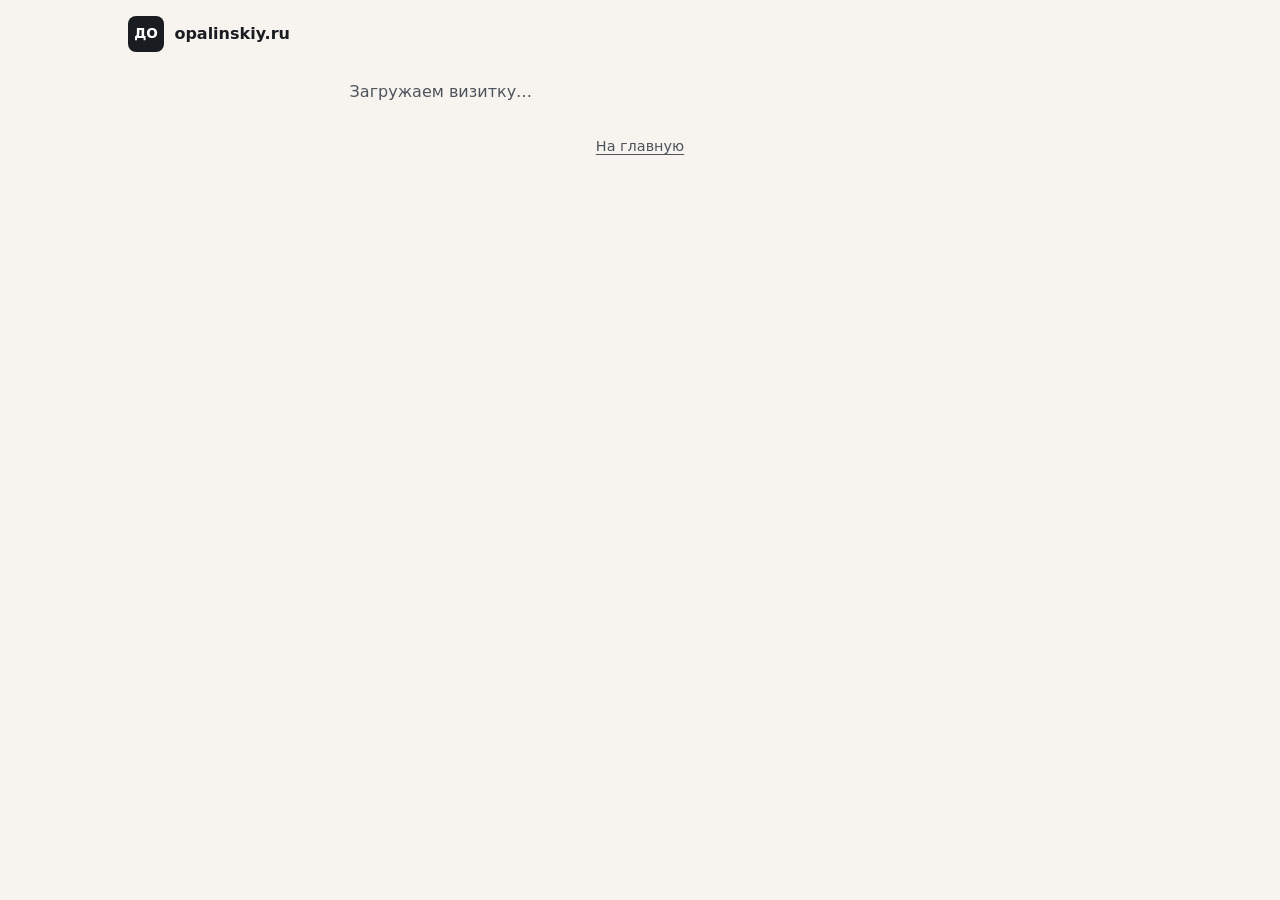
<file: card/index.html>
<!doctype html>
<html lang="ru">
<head>
  <meta charset="utf-8">
  <meta name="viewport" content="width=device-width, initial-scale=1">
  <meta name="description" content="Контакты Дениса Опалинского. Показываю, где у команды плывут сроки.">
  <meta name="theme-color" content="#f7f4f0">
  <meta property="og:title" content="Денис Опалинский — визитка">
  <meta property="og:description" content="Контакты, мессенджеры и сохранение в телефон.">
  <meta property="og:url" content="https://www.opalinskiy.ru/card/">
  <link rel="canonical" href="https://www.opalinskiy.ru/card/">
  <title>Денис Опалинский — визитка</title>
  <link rel="stylesheet" href="card.css?v=3">
  <script defer src="vendor/supabase.js"></script>
  <script type="module" src="public.js?v=3"></script>
</head>
<body>
  <header class="mast">
    <a class="brand" href="/"><span class="mark" aria-hidden="true">ДО</span> opalinskiy.ru</a>
    <button id="share-card" class="button outline" type="button" hidden><svg class="icon" viewBox="0 0 24 24" aria-hidden="true"><use href="icons.svg?v=3#share"></use></svg>Поделиться</button>
  </header>
  <main id="card" class="card-stack" aria-busy="true">
    <p id="card-status" class="notice" role="status">Загружаем визитку…</p>
  </main>
  <footer class="footer"><a href="/">На главную</a></footer>
  <noscript><p class="notice">Включите JavaScript, чтобы открыть визитку.</p></noscript>
  <dialog id="share-dialog" aria-labelledby="share-heading">
    <form method="dialog">
      <button class="close" aria-label="Закрыть"><svg class="icon" viewBox="0 0 24 24" aria-hidden="true"><use href="icons.svg?v=3#close"></use></svg></button>
    </form>
    <h2 id="share-heading">Поделиться визиткой</h2>
    <img class="qr" src="qr.png" alt="QR-код визитки Дениса Опалинского" width="320" height="320">
    <p class="share-url"><a id="share-url" href="https://www.opalinskiy.ru/card/">www.opalinskiy.ru/card/</a></p>
    <div class="actions">
      <button class="button primary" id="copy-link" type="button"><svg class="icon" viewBox="0 0 24 24" aria-hidden="true"><use href="icons.svg?v=3#copy"></use></svg>Скопировать ссылку</button>
      <button class="button outline" id="send-link" type="button" hidden><svg class="icon" viewBox="0 0 24 24" aria-hidden="true"><use href="icons.svg?v=3#send"></use></svg>Отправить</button>
      <a class="button outline" href="qr.png" download="denis-opalinskiy-qr.png"><svg class="icon" viewBox="0 0 24 24" aria-hidden="true"><use href="icons.svg?v=3#download"></use></svg>Скачать QR</a>
    </div>
    <p id="share-status" role="status" class="hint" hidden></p>
  </dialog>
</body>
</html>
</file>
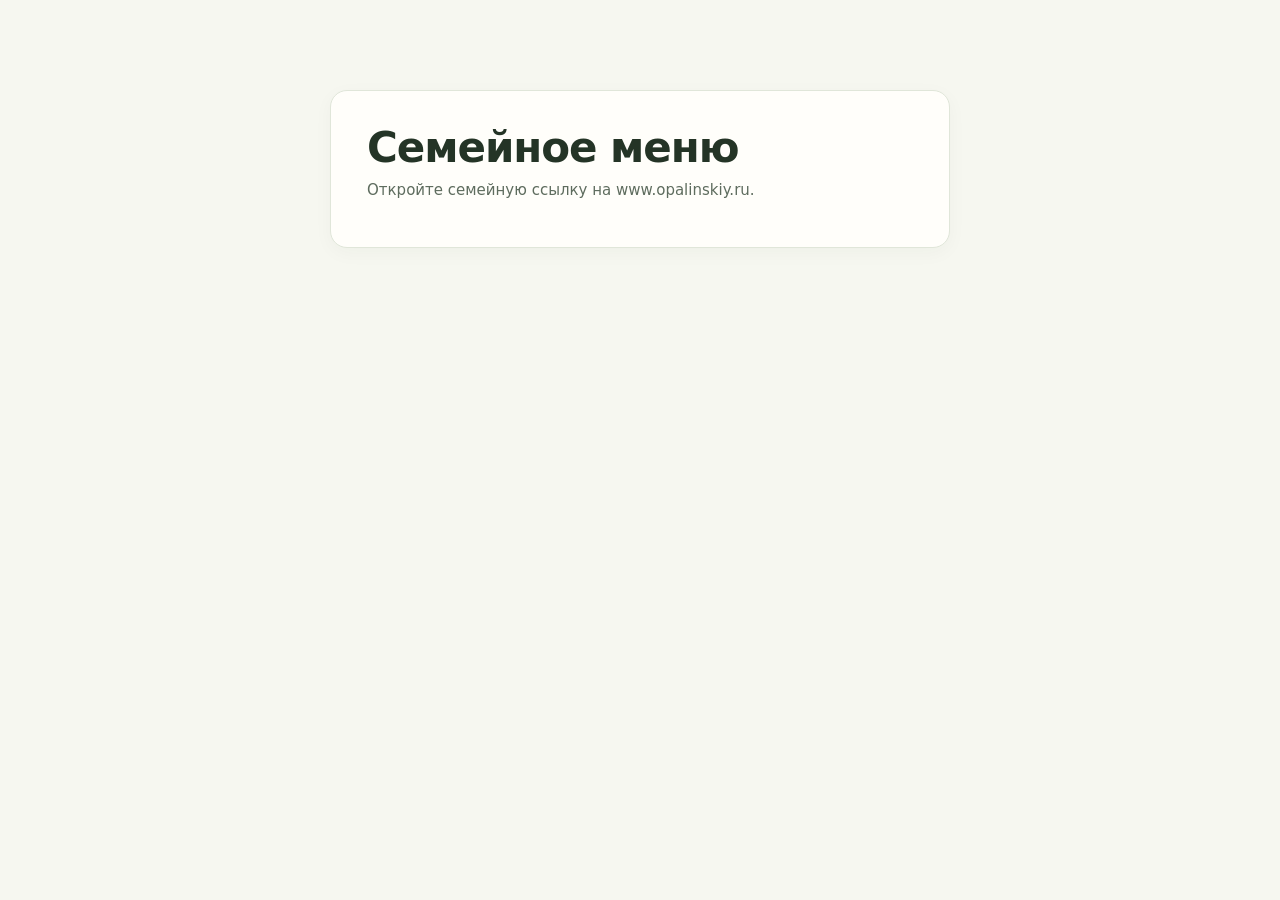
<file: menu/index.html>
<!doctype html>
<html lang="ru">
<head><meta charset="utf-8"><meta http-equiv="Content-Security-Policy" content="default-src 'none'; script-src 'sha256-zpOtF8qzaBbf+dAonBP8whtE9c0mdj3mCqY+EXH5JvA='; style-src 'unsafe-inline'; img-src https: data:; connect-src https://cuhplpukqhdfutcymtmv.supabase.co; base-uri 'none'; form-action 'none'"><meta name="viewport" content="width=device-width, initial-scale=1"><meta name="robots" content="noindex,nofollow"><meta name="referrer" content="no-referrer"><meta name="theme-color" content="#f6f7f0"><title>Семейное меню</title>
<style>
:root{color-scheme:light;--bg:#f6f7f0;--paper:#fffefa;--ink:#243426;--muted:#5e6c5e;--green:#305943;--deep:#20432f;--line:#e0e6d9;--pale:#edf3e8;--accent:#e1ebd9;--shadow:0 5px 19px #24342609;font-family:system-ui,sans-serif;background:var(--bg);color:var(--ink);font-size:15px}
*{box-sizing:border-box}body{margin:0}button,input,select,textarea{font:inherit}button,select{cursor:pointer}button:focus-visible,a:focus-visible,input:focus-visible,select:focus-visible,textarea:focus-visible{outline:3px solid #729d72;outline-offset:2px}a{color:var(--deep)}h1,h2,h3,p{margin:0}h1,h2,h3{letter-spacing:-.025em}h1{font-weight:800;font-size:clamp(2.3rem,5vw,4.25rem);line-height:1.01}h2{font-size:1.42rem}h3{font-size:1.08rem}svg{flex:none;vertical-align:middle}
.wrap{max-width:1216px;margin-inline:auto;padding-inline:32px}.top{background:#fffefa;border-bottom:1px solid var(--line);position:sticky;top:0;z-index:2}.top-inner{min-height:70px;display:flex;align-items:center;gap:22px;justify-content:space-between}.brand{display:flex;align-items:center;gap:10px;text-decoration:none;white-space:nowrap;font-weight:800;font-size:1.04rem}.mark{display:grid;place-items:center;width:34px;height:34px;border-radius:11px;background:var(--accent);color:var(--deep)}nav{display:flex;gap:7px}nav a{display:inline-flex;align-items:center;gap:7px;padding:9px 12px;color:var(--muted);border-radius:9px;text-decoration:none;font-weight:600;white-space:nowrap}nav a:hover,nav a[aria-current]{color:var(--deep);background:var(--pale)}nav svg,.profile svg{width:17px;height:17px}
.heading{padding:48px 0 28px;display:flex;align-items:end;justify-content:space-between;gap:20px}.heading p{margin-top:13px;max-width:640px;color:var(--muted);line-height:1.48;font-size:1.04rem}.btn{display:inline-flex;align-items:center;justify-content:center;gap:8px;text-decoration:none;border:1px solid transparent;border-radius:10px;min-height:41px;padding:7px 13px;color:var(--deep);background:none;font-weight:700;white-space:nowrap}.btn.primary{background:var(--green);color:#fff;padding-inline:16px;box-shadow:0 2px 5px #27452a25}.btn.primary:hover{background:var(--deep)}.btn.secondary,.btn.profile,.btn.icon{border-color:var(--line);background:var(--paper)}.btn.quiet:hover,.btn.secondary:hover,.btn.icon:hover,.btn.profile:hover{background:var(--pale)}.btn.icon{width:39px;padding:0}.panel{background:var(--paper);border:1px solid var(--line);border-radius:17px;box-shadow:var(--shadow)}
.toolbar{display:flex;align-items:center;justify-content:space-between;padding:10px 14px;gap:10px}.weeknav{display:flex;align-items:center;gap:11px}.weeknav strong{min-width:151px;text-align:center;font-size:1.04rem}.switch{display:inline-flex;gap:3px;background:var(--pale);padding:3px;border-radius:12px}.switch .btn{min-height:35px}.switch .active{background:var(--paper);box-shadow:0 2px 5px #24342611}.days{display:grid;grid-template-columns:repeat(7,minmax(0,1fr));gap:8px;margin:13px 0 25px}.days button{border:1px solid var(--line);background:#fbfcf7;min-height:58px;flex-direction:column;gap:2px;padding:5px}.days span{font-size:.76rem;text-transform:uppercase;letter-spacing:.04em;color:var(--muted)}.days b{font-size:1.13rem}.days button:hover{background:var(--pale)}.days button.chosen{background:var(--green);border-color:var(--green);color:white}.days button.chosen span{color:#e4eee5}
.planlayout{display:grid;grid-template-columns:minmax(0,1fr) minmax(260px,310px);gap:24px}.sectionhead{display:flex;align-items:center;justify-content:space-between;gap:8px;margin:0 0 13px}.sectionhead h2:first-letter{text-transform:uppercase}.sectionhead>span{color:var(--green);font-size:.79rem;background:var(--accent);border-radius:20px;padding:4px 10px}.mealgrid{display:grid;grid-template-columns:repeat(2,minmax(0,1fr));gap:14px}.weeklist .mealgrid{grid-template-columns:repeat(4,minmax(0,1fr))}.weeklist section+section{margin-top:25px}.meal{min-width:0;background:var(--paper);border:1px solid var(--line);border-radius:17px;overflow:hidden;box-shadow:var(--shadow)}.meal.selected{outline:3px solid #7a9c71;outline-offset:2px}.imagebox{position:relative;background:#e8ede1}.imagebutton{display:block;width:100%;background:none;padding:0;border:0;overflow:hidden}.imagebutton img,.recipehero img{display:block;width:100%;aspect-ratio:2.07;object-fit:cover;background:linear-gradient(125deg,#dce8d3,#f4f0e2);color:var(--deep);text-align:center}.mealbody{padding:14px 15px}.mealmeta,.mealactions{display:flex;align-items:center;justify-content:space-between;gap:8px}.mealmeta{font-size:.79rem;color:var(--muted)}.mealmeta svg{width:14px;height:14px;margin-right:4px}.mealtype{text-transform:uppercase;letter-spacing:.06em;font-weight:800;color:var(--green);font-size:.72rem}.dish{padding:0;margin:7px 0 4px;display:block;text-align:left;border:0;background:transparent;color:var(--ink);font-size:1.23rem;font-weight:800;line-height:1.16}.dish:hover{text-decoration:underline}.dishstats{font-size:.85rem;color:var(--muted)}.mealactions{border-top:1px solid #eef0e8;margin-top:12px;padding-top:5px}.mealactions .btn{padding:3px 7px;min-height:32px;font-size:.82rem}.mealactions svg{width:17px}.heart{position:absolute;right:9px;top:9px;border:0;width:35px;height:35px;min-height:35px;padding:0;background:#fffefaee;border-radius:50%;box-shadow:0 1px 5px #0003}.heart svg{width:18px;height:18px}.heart.on{color:#a74046}.heart.on svg{fill:#a74046}.empty{padding:16px;display:grid;align-content:center;min-height:165px;gap:8px}.empty p{color:var(--muted)}
.sides{display:grid;gap:14px;align-content:start;padding-top:38px}.macro,.sidebox,.pantry,.shop,.message{padding:17px}.sidehead{display:flex;align-items:center;gap:8px;justify-content:space-between;margin-bottom:13px}.sidehead select{width:auto;max-width:48%;padding:6px}.metricgrid{display:grid;grid-template-columns:1fr 1fr;gap:8px}.metric{padding:10px;background:var(--pale);border-radius:10px;display:grid;gap:5px}.metric>span,.metric>small{font-size:.78rem;color:var(--muted)}.metric b{font-size:1.17rem}.metric b small{font-size:.7em}.track{height:4px;border-radius:8px;background:#d7e2d1;overflow:hidden}.track span{display:block;height:100%;background:#6b9569}.muted{color:var(--muted);font-size:.9rem;line-height:1.45}.macro>p,.sidebox p{margin:11px 0 7px}.macro>.btn{padding-left:0;min-height:29px}.sidebox a{width:100%;margin-top:4px}
.filters,.pantry form{display:flex;gap:11px;flex-wrap:wrap;align-items:end;margin-bottom:16px}.filters{align-items:center;justify-content:space-between}.filters input{max-width:320px}.librarygrid,.shopgrid{display:grid;grid-template-columns:repeat(3,minmax(0,1fr));gap:15px}.in-stock{color:var(--green);font-size:.83rem;margin-top:7px}.gaphead{margin:26px 0 14px}.lineitems,.ingredients{padding:0;list-style:none;margin:10px 0}.lineitems li,.ingredients li,.shoprow{display:flex;align-items:center;gap:12px;border-top:1px solid var(--line);padding:8px 0}.lineitems strong,.ingredients li span,.shoprow span{flex:1}.pantry form label:first-child{flex:1;min-width:170px}.pantry form label:nth-child(2){max-width:140px}.shop h2{margin-bottom:8px}.shoprow input,.tick input{width:17px;height:17px;accent-color:var(--green);margin:0}.shoprow:has(input:checked) span{text-decoration:line-through;color:var(--muted)}.shoprow b{white-space:nowrap}.banner{background:#eaf1e5;border:1px solid #dce8d8;border-radius:10px;color:var(--deep);padding:10px 13px;margin:10px 0}.banner ul{margin:7px 0;padding-left:20px}
.footer{display:flex;justify-content:space-between;gap:12px;margin-top:37px;padding-top:17px;padding-bottom:26px;color:var(--muted);font-size:.82rem}.footer a{text-decoration:none}.footer svg{width:15px;height:15px}dialog{background:var(--paper);color:var(--ink);border:1px solid var(--line);border-radius:20px;padding:0;width:min(600px,calc(100% - 24px));max-height:90vh;box-shadow:0 20px 60px #1a292d38}dialog:has(.wide){width:min(755px,calc(100% - 24px))}dialog::backdrop{background:#14281db3}.modalbody{padding:24px;position:relative}.modalbody>.x{position:absolute;right:11px;top:11px;z-index:1}.modalbody h2{margin:0 40px 10px 0}.modalbody form{margin-top:12px;display:grid;gap:12px}label{display:grid;gap:5px;font-weight:600}label small{color:var(--muted);font-weight:400}input,select,textarea{width:100%;min-width:0;background:#fbfcf7;color:var(--ink);border:1px solid #d8e0d2;border-radius:8px;padding:9px}select[multiple]{padding:3px}select[multiple] option{padding:5px}fieldset{border:1px solid var(--line);border-radius:10px;min-width:0;margin:0;padding:9px}legend{padding-inline:4px;font-weight:700}.choices{display:flex;flex-wrap:wrap;gap:9px}.tick{display:flex;align-items:center;gap:7px;font-size:.88rem}.choices .tick{padding:5px;background:var(--pale);border-radius:6px}.formend{display:flex;justify-content:flex-end;gap:8px;flex-wrap:wrap;margin-top:7px}.profiles{display:grid;grid-template-columns:1fr 1fr;gap:8px}.profile-row,.profile-macros{display:grid;grid-template-columns:1fr 1fr;gap:7px;margin-top:7px}.profile-macros label,.profile-row label{font-size:.8rem}.upload{position:relative;cursor:pointer}.upload input{position:absolute;inset:0;opacity:0;padding:0;cursor:pointer}.recipehero{margin:-24px -24px 15px;background:var(--pale)}.recipehero img{aspect-ratio:3}.steps{display:grid;gap:7px;padding-left:23px}.credit{font-size:.77rem;color:var(--muted);margin:12px 0}.replacement{display:grid;gap:6px;margin:12px 0}.pick{border-color:var(--line);white-space:normal;justify-content:flex-start;text-align:left}.pick img{width:63px;height:42px;object-fit:cover;border-radius:5px}.pick span{display:grid;gap:3px}.pick small{font-weight:400;color:var(--muted)}
@media(max-width:850px){.wrap{padding-inline:20px}.top-inner{gap:10px}.planlayout{grid-template-columns:minmax(0,1fr) 255px;gap:12px}.weeklist .mealgrid{grid-template-columns:repeat(2,minmax(0,1fr))}.librarygrid,.shopgrid{grid-template-columns:repeat(2,minmax(0,1fr))}}
@media(max-width:660px){.top-inner{display:grid;grid-template-columns:1fr auto;min-height:0;padding-top:9px;padding-bottom:6px}.top nav{grid-row:2;grid-column:1/-1;justify-content:space-between;overflow:auto;gap:0}.top nav a{padding:7px;font-size:.78rem}.top nav svg{width:15px}.profile{min-height:33px}.wrap{padding-inline:13px}.heading{padding:27px 0 19px;align-items:start;flex-wrap:wrap;gap:10px}.heading p{margin-top:8px}.toolbar{padding:6px}.weeknav{gap:3px}.weeknav strong{min-width:0;font-size:.84rem}.toolbar .btn{font-size:.82rem;padding-inline:7px}.toolbar .btn.icon{width:29px}.days{gap:4px;margin:8px 0 16px}.days button{min-height:48px}.planlayout{display:block}.sides{padding-top:13px}.mealgrid,.weeklist .mealgrid,.librarygrid,.shopgrid{gap:8px}.mealbody{padding:9px}.dish{font-size:1.05rem}.imagebutton img{aspect-ratio:1.38}.mealmeta{font-size:.72rem}.mealtype{font-size:.64rem}.mealactions{margin-top:6px}.footer{flex-direction:column;margin-top:21px}.profiles{grid-template-columns:1fr}.modalbody{padding:17px}.recipehero{margin:-17px -17px 13px}}
@media(max-width:355px){.top nav a{gap:3px}.top nav svg{display:none}.toolbar{align-items:stretch;flex-direction:column}.weeknav{justify-content:space-between}.toolbar .switch{justify-content:center}}

.heading-actions,.toolbar-switches,.table-actions,.row-actions,.recipe-actions,.tip-actions,.survey-top{display:flex;align-items:center;gap:8px;flex-wrap:wrap}
.heading-actions{justify-content:flex-end}
.table-scroll{overflow:auto}
.data-table{border-collapse:collapse;width:100%;text-align:left}
.data-table th,.data-table td{padding:13px 12px;border-bottom:1px solid var(--line);vertical-align:top}
.data-table thead th{color:var(--deep);background:var(--pale);white-space:nowrap;font-size:.83rem}
.data-table tbody tr:last-child>*{border-bottom:0}
.data-table .table-dish{text-align:left;padding:0;border:0;background:transparent;color:var(--deep);font-weight:800;min-height:0;display:inline;white-space:normal;line-height:1.4}
.data-table .table-dish:hover{text-decoration:underline}
.data-table .cell-meta,.data-table .in-stock{display:block;margin-top:5px}
.cell-meta{color:var(--muted);font-size:.84rem}
.week-table{min-width:800px;table-layout:fixed}
.week-table th:first-child{width:100px}
.week-table td[draggable],.day-table td[draggable]{cursor:grab}
.data-table .selected{background:var(--accent)}
.recipe-table{min-width:770px}
.recipe-table td:nth-child(3),.recipe-table td:nth-child(4),.recipe-table td:nth-child(5){white-space:nowrap}
.table-actions{margin-top:7px}
.table-actions .btn,.recipe-actions .btn{min-height:31px;font-size:.78rem;padding:5px 8px}
.row-actions{flex-wrap:nowrap}
.row-actions .heart,.formend .heart{position:static;background:var(--pale);color:var(--green);width:34px;height:34px;min-height:34px;padding:6px;flex:none}
.row-actions .heart.on,.formend .heart.on{color:#a53c54}
.recipe-actions{margin-top:6px}
.row-actions .recipe-actions{margin-top:0;flex-wrap:nowrap}
.btn:disabled{opacity:.45;cursor:not-allowed}
.photo-wrap{display:block;position:relative;width:100%;height:100%;background:var(--pale)}
.photo-wrap img{display:block;width:100%;height:100%;object-fit:cover}
.photo-missing{display:none;position:absolute;inset:0;align-items:center;justify-content:center;padding:8px;color:var(--muted);text-align:center;font-size:.8rem}
.photo-wrap.missing img{visibility:hidden}
.photo-wrap.missing .photo-missing{display:flex}
.pick>.photo-wrap{flex:0 0 62px;width:62px;height:51px;border-radius:8px;overflow:hidden}
.daily-tip{margin-top:25px;padding:22px 24px;display:flex;align-items:center;justify-content:space-between;gap:18px;background:#eff4e9}
.daily-tip h2{margin:4px 0 7px}.daily-tip p,.tip-grid p{line-height:1.5}.tip-kicker{font-size:.82rem;color:var(--green);font-weight:800}
.tip-actions{flex-wrap:nowrap}.tip-actions a{white-space:nowrap}
.tip-grid{display:grid;gap:12px;grid-template-columns:repeat(2,minmax(0,1fr))}
.survey-top>*{flex:1;min-width:150px}
.survey-dishes{padding:10px;border:1px solid var(--line);border-radius:10px}
.survey-dishes summary{cursor:pointer;font-weight:750}
.survey-choices{max-height:180px;overflow:auto;display:grid;gap:5px;margin-top:9px}
.draft-switch{margin:10px 0;flex-wrap:wrap}
.draft-table{min-width:590px;font-size:.85rem}
.modalbody>.table-scroll{margin:10px 0}
@media(max-width:660px){.heading-actions{justify-content:flex-start}.daily-tip{align-items:flex-start;flex-direction:column;padding:17px}.tip-grid{grid-template-columns:1fr}.toolbar-switches{justify-content:flex-end}.top nav a{white-space:nowrap}}

 
.rating-form{margin-top:15px}
.rating-grid{display:grid;grid-template-columns:1fr 1.25fr;gap:7px 12px}
.rating-form fieldset>.btn{margin-top:10px}
.kids-groups{display:grid;grid-template-columns:repeat(auto-fit,minmax(min(245px,100%),1fr));gap:14px;margin-top:16px}
.kids-section h2{margin-bottom:9px}
.kids-section + .kids-section{margin-top:16px}
.kids-groups>.kids-section{margin-top:0}
.kids-list{list-style:none;margin:0;padding:0}
.kids-list li{padding:10px 0;overflow-wrap:anywhere}
.kids-list li+li{border-top:1px solid var(--line)}
.kids-list li p{margin:4px 0 0;line-height:1.45}
.kids-list .table-dish{white-space:normal;text-align:left}
.kids-list .kids-rating{font-size:.88rem}
.kids-ideas-title{margin-top:12px}
.kids-toolbar,.kids-row-heading{display:flex;align-items:baseline;justify-content:space-between;flex-wrap:wrap;gap:6px 14px}
.kids-toolbar{align-items:center}
.kids-edit-actions{flex-wrap:wrap}
.kids-edit-actions [data-act="kid-delete"]{color:#8d3748;margin-right:auto}
.shop-tg{margin:0 0 7px 25px;font-size:.78rem;color:var(--muted)}
.shop-item+.shop-item{border-top:1px solid var(--line)}
.shop-item .shoprow{border:0}
.scan-items{display:grid;gap:8px}
.scan-item{display:grid;grid-template-columns:auto 1fr minmax(80px,135px);gap:8px;align-items:end}
.scan-item>input{align-self:center;width:auto}
.access-screen{max-width:620px;margin:clamp(20px,8vw,90px) auto;padding:clamp(18px,5vw,36px)}
.access-screen h1{font-size:clamp(1.8rem,5vw,2.8rem)}
.access-screen p{margin:12px 0;color:var(--muted)}
.footer .btn{font-size:inherit;min-height:0;padding:0 6px}
.recipe-heading{display:flex;align-items:baseline;justify-content:space-between;flex-wrap:wrap;gap:8px 16px;margin:16px 0 8px}
.recipe-heading h2{margin:0}
.recipe-heading .btn{flex-shrink:0}
.recipe-heading .btn[aria-pressed="true"]{color:#a53c54}
.recipe-heading .btn[aria-pressed="true"] svg{fill:currentColor}
.history-section+.history-section{margin-top:24px}
.history-section .data-table{min-width:0}
.history-section .data-table td,.history-section .data-table th{overflow-wrap:anywhere}
.history-section .table-dish{white-space:normal;text-align:left}
.history-section .heart{position:static;display:inline-flex;color:var(--green);background:var(--pale);width:34px;height:34px;min-height:34px;padding:6px}
.history-section .heart.on{color:#a53c54}
.meal-no-photo{display:flex;justify-content:flex-end;padding:10px 12px 0}
.meal-no-photo .heart{position:static;display:inline-flex;color:var(--green);background:var(--pale);width:34px;height:34px;min-height:34px;padding:6px}
.meal-no-photo .heart.on{color:#a53c54}
.draft-ingredient{margin:10px 0;padding:12px}
.draft-ingredient .formend{margin:0}
.catalog-actions{display:flex;align-items:center;flex-wrap:wrap;gap:10px}
.draft-nutrition{display:grid;grid-template-columns:repeat(4,minmax(0,1fr));gap:8px}
@media(max-width:550px){.draft-nutrition{grid-template-columns:repeat(2,minmax(0,1fr))}}
@media(max-width:550px){.rating-grid{grid-template-columns:1fr}.rating-grid label:nth-child(even){margin-bottom:5px}}
</style></head>
<body><div id="app"></div><dialog id="dialog" aria-label="Настройки и рецепты"></dialog><noscript>Включите JavaScript, чтобы пользоваться семейным меню.</noscript>
<script>


const photos = {"oats":{"src":"https://www.sanday.nl/cdn/shop/articles/bosbessenhavermout-met-gevriesdroogde-blauwebessen-topping.png?v=1770394179&width=1100","source":"https://www.sanday.nl/blogs/recepten/bosbessen-havermout-pap","note":""},"omelet":{"src":"https://images.silpo.ua/products/853x853/webp/2b60e501-2640-4da5-a44d-35649f610a61.jpg","source":"https://silpo.ua/recipes/omlet-z-pecherycyamy-tomatamy-ta-zelennyu","note":""},"toast":{"src":"https://upload.wikimedia.org/wikipedia/commons/4/4e/Fresh_Avocado_Toast_with_Egg.jpg","source":"https://commons.wikimedia.org/wiki/File:Fresh_Avocado_Toast_with_Egg.jpg","note":"Фото Asramsey, CC BY-SA 4.0."},"curd":{"src":"https://snapcalorie-webflow-website.s3.us-east-2.amazonaws.com/media/recipe_pics_v2/medium/cottage_cheese_with_banana_and_blueberries.jpg","source":"https://www.snapcalorie.com/recipes/cottage_cheese_with_banana_and_blueberries.html","note":""},"yogurt":{"src":"https://snapcalorie-webflow-website.s3.us-east-2.amazonaws.com/media/food_pics_v2/medium/yogurt_with_blueberries_and_bananas.jpg","source":"https://www.snapcalorie.com/nutrition/yogurt_with_blueberries_and_bananas_nutrition.html","note":""},"fritters":{"src":"https://cdn-m.sport24.ru/m/a3d3/ea8a/a688/4412/b88e/42d0/777c/7036/1200_10000_max.webp","source":"https://sport24.ru/lifestyle/article-gotovlyu-kabachkovyye-oladi-tolko-po-etomu-retseptu-s-udovolstviyem-yedyat-i-te-kto-ne-lyubit-kabachki","note":""},"balls":{"src":"https://static.1000.menu/img/content-v2/3d/66/19930/tefteli-iz-govyajego-farsha_1695525676_26_max.jpg","source":"https://1000.menu/cooking/19930-teftelki-govyaji-v-souse","note":""},"turkey":{"src":"https://cooking.fathom.care/images/recipes/turkey-meatballs-rice%40large.webp","source":"https://cooking.fathom.care/recipes/turkey-meatballs-rice","note":""},"cod":{"src":"https://cdn.food.ru/unsigned/fit/640/480/ce/0/czM6Ly9tZWRpYS9waWN0dXJlcy8yMDI1MDkxNi8zUURXOFEuanBlZw.jpg","source":"https://food.ru/recipes/261966-zapechennaja-treska-s-brokkoli-i-bebi-kartofelem","note":""},"lentils":{"src":"https://lafoy.ru/photo_l/foto-3577-9.jpg","source":"https://lafoy.ru/chechevichnyy-sup-pyure-recepty-3577","note":""},"soup":{"src":"https://obedspb78.ru/photos/2.jpeg","source":"https://obedspb78.ru/","note":""},"rice":{"src":"https://www.novinite.bg/storage/articles/main/202604/49JX3FM4dXvxlbqWKO101gisi2z1syK3Dx3Ehv5w.webp","source":"https://www.novinite.bg/articles/282700/Kakvo-da-sgotvya-za-obyad-Pileshko-s-oriz-i-zelenchuci-na-tigan","note":""},"boats":{"src":"https://lafoy.ru/photo_l/foto-4263-1.jpg","source":"https://lafoy.ru/farshirovannye-kabachki-recepty-4263","note":"На фото фаршированные кабачки. Гречка подаётся отдельно."},"paprika":{"src":"https://igatas.com.au/volumes/images/recipes/_1200x800_crop_center-center_70_none/73438/Tomato-and-Olive-Roasted-chicken_Overhead_Tray.jpg","source":"https://igatas.com.au/recipes/one-tray-tomato-lemon-baked-chicken","note":"На фото курица с томатами и лимоном. Гречка подаётся отдельно."},"shakshuka":{"src":"https://thespiceclub.nl/cdn/shop/articles/The_Spice_Club_Recept_70_114472ff-bc1e-46f7-9484-16a9c55094fb.png?v=1778192087","source":"https://thespiceclub.nl/en/blogs/recepten-makkelijk-gezond/witte-bonen-shakshuka","note":""},"lavash-omelet":{"src":"https://images.news.ru/2025/07/03/rriOGbWn8oL5vACTSlujLcnAR5LHDxJsAMcIaN32_1200.png","source":"https://news.ru/society/prostoj-lavash-prevrashaetsya-v-bombeznyj-zavtrak-eta-nachinka-tvorit-chudesa","note":""},"millet":{"src":"https://ferma-m2.ru/images/shop/recipe_image/crop_shutterstock_203049889.jpg","source":"https://www.m2-shop.ru/recipes/pshennayakashastukvoy","note":"На фото каша. Яйца подаются отдельно."},"syrniki":{"src":"https://molbuk.ua/uploads/posts/2020-10/1602413409_1594757386-9161.jpg","source":"https://molbuk.ua/news/209929-nizhno-povitryani-syrnyky-yak-prygotuvaty-smakolyk-u-dukhovci.html","note":""},"avocado-egg":{"src":"https://upload.wikimedia.org/wikipedia/commons/4/4e/Fresh_Avocado_Toast_with_Egg.jpg","source":"https://commons.wikimedia.org/wiki/File:Fresh_Avocado_Toast_with_Egg.jpg","note":"На фото тост с авокадо и яйцом. Апельсин подаётся отдельно. Фото Asramsey, CC BY-SA 4.0."},"buck-egg":{"src":"https://images.silpo.ua/products/853x853/webp/495cbde4-3f10-49c1-a4da-9890ec7b1c96.jpg","source":"https://silpo.ua/recipes/grechka-z-grybamy","note":""},"overnight":{"src":"https://vkusnoff.com/img/recepty/6842/big.webp","source":"https://vkusnoff.com/recepty/nochnaya-ovsyanka-6842/","note":""},"frittata":{"src":"https://static.750g.com/images/640-440/d1befd7a773567724b877e76b5153e3b/adobestock-861643743.jpeg","source":"https://www.750g.com/un-reste-de-courgettes-cette-recette-de-frittata-est-parfaite-pour-un-repas-d-ete-facile-et-rapide-a38220.htm","note":""},"turkey-sandwich":{"src":"https://www.healthywomen.org/media-library/turkey-and-cucumber-sandwich.jpg?coordinates=0%2C24%2C0%2C24&height=800&id=25261212&quality=70&width=1200","source":"https://www.healthywomen.org/content/article/turkey-and-cucumber-sandwich","note":""},"fried-rice":{"src":"https://hips.hearstapps.com/hmg-prod/images/fried-rice-secondary-642edb6852991.jpg","source":"https://www.delish.com/cooking/recipe-ideas/a25325036/best-fried-rice-recipe/","note":""},"crepes":{"src":"https://img.povar.ru/uploads/b6/18/91/ac/blinchiki_s_kuricei_i_sirom-870852.jpg","source":"https://povar.ru/recipes/blinchiki_s_kuricei_i_syrom-27715.html","note":""},"hummus-egg":{"src":"https://www.arise-app.com/images/dishes/de/gesundes-fruhstuck-mit-brot-ei-und-gemuse-15qo57.webp","source":"https://www.arise-app.com/de/gericht/Gesundes-Fr%C3%BChst%C3%BCck-mit-Brot%2C-Ei-und-Gem%C3%BCse","note":"На фото тост с хумусом и яйцом. Помидоры и огурцы на фото поданы рядом."},"curd-casserole":{"src":"https://static.1000.menu/img/content-v2/a6/ab/36565/tvorojnaya-zapekanka-s-yablokami_1782979673_0_t7nhkbd_max.jpg","source":"https://1000.menu/cooking/36565-tvorojnaya-zapekanka-s-yablokami","note":""},"pepper-eggs":{"src":"https://static.1000.menu/img/content-v2/ea/d1/50249/yaichnica-v-perce_1761500027_1_jjjb1qt_max.jpg","source":"https://1000.menu/cooking/50249-yaichnica-v-perce","note":""},"tuna-toast":{"src":"https://images.news.ru/photo/630fbc5e-062a-11f0-9360-ac1f6bad3ff4_1200.jpg","source":"https://news.ru/society/zavtrak-za-10-minut-vkusnyushij-tost-s-belkovoj-namazkoj-edim-i-ves-uhodit","note":""},"plov":{"src":"https://imageproxy.wolt.com/assets/69b9630ec1a1772fbd191338","source":"https://wolt.com/ka/geo/tbilisi/restaurant/leilas-plov-house","note":""},"lentil-wrap":{"src":"https://www.newsinfo.ru/image/preview/article/2/5/0/945250_amp.jpeg","source":"https://www.newsinfo.ru/articles/turkish-lentil-soup-2ea/945250/","note":"На фото суп. Ролл подаётся отдельно."},"turkey-pasta":{"src":"https://imagedelivery.net/0Mq3wNnVcEg-6tUqy1Ku0g/cg/media/users/8752/article_images/spicy_turkey_penne_arrabbiata_the_scene_is_absent_of_text_le_20260627_131720_d7h5.png/public","source":"https://homechefcooks.com/ground-turkey-pasta-recipes/","note":"На фото паста с томатным соусом и индейкой. Форма пасты может отличаться."},"buck-chicken":{"src":"https://avatars.mds.yandex.net/get-vertis-journal/3934100/22fb756b-58a9-42be-8625-ed4cd9fc895a.jpg/1600x1600","source":"https://openkitchen.eda.yandex/article/dishes/recipes/grechka-s-kuritsey-i-gribami","note":""},"ramen":{"src":"https://v1.popcornnews.ru/k2/news/1200/upload/news/998498335497.png","source":"https://www.popcornnews.ru/news/lyu-k-okorochku-soevyy-sous-i-varyu--ramen-vmesto-nadoevshih-schey-i-lapshi_id333738_a200","note":"На фото куриный рамен с яйцом. Для общего стола доведите яйцо до полной готовности."},"edamame-bowl":{"src":"https://www.arise-app.com/images/dishes/de/hahnchenreisbowl-mit-edamame-und-rotkohl-1nhtku.webp","source":"https://www.arise-app.com/de/gericht/H%C3%A4hnchen-Reis-Bowl-mit-Edamame-und-Rotkohl","note":""},"cod-bulgur":{"src":"https://www.hit.de/rezept/2023/KW50/25194/image-thumb__25194__thumb-half-content/HIT_KW50_2023_Kabeljaufilet.cb288fd3.jpg","source":"https://www.hit.de/rezepte/hauptspeise/kabeljaufilet-in-wuerziger-tomatensauce","note":"На фото треска в томатном соусе. Булгур подаётся отдельно."},"beef-barley":{"src":"https://recettesduchef.com/assets/images/1750329800911-xhd356wt.jpg","source":"https://recettesduchef.com/recipes/moutarde-boeuf-orge","note":""},"chicken-cheese-balls":{"src":"https://images.news.ru/2025/09/29/G67n8Wbt0xsvDWBI6THkAjC7cW6QoMtRTrtjnu4X_1200.png","source":"https://news.ru/society/kurinye-shariki-v-slivochno-syrnom-souse-vkusnejshaya-podliva-k-pyure-i-paste","note":"На фото тефтели в сырном соусе. Кабачок входит в состав соуса этой версии."},"borscht":{"src":"https://cdn.smt.bz/uploads/media/photo/4976772/IMG_1407.webp","source":"https://kookooha-cafeodessa.ru/menu/137089/krasnyy-borshch-s-kuritsey-i-fasolyu","note":""},"burrito":{"src":"https://s3.us-east-2.amazonaws.com/pfimg1/013/4c/12/4c12f7833f501ec3675b3a27d4340921_1280m.jpg","source":"https://www.punchfork.com/recipe/Turkey-Bean-Burritos-EatingWell","note":""},"mustard-chicken":{"src":"https://images.kot-obzhora.ru/1920_kurica_s_kartoshkoj_zapechyonnaya_v_smetano_gorchichnom_souse_v_duhovke_1_ba9e01cc68.jpg","source":"https://kot-obzhora.ru/kurica-s-kartoshkoj-zapechyonnaya-v-smetano-gorchichnom-souse-v-duhovke.html","note":""},"lobio":{"src":"https://img.povar.ru/mobile/57/d6/30/60/lobio_v_lavashe-398483.JPG","source":"https://m.povar.ru/recipes/lobio_v_lavashe-55877.html","note":"На фото фасоль в лаваше. В этой версии яйца подаются отдельно, орехи исключены."},"hake-curry":{"src":"https://www.abelandcole.co.uk/media/5869_27065_z.jpg","source":"https://www.abelandcole.co.uk/box-recipes/hake-tomato-curry-with-rice","note":"Хек с карри и рисом, гарнир может отличаться."},"shawarma":{"src":"https://pic.rtbcdn.ru/video/ce/bd/cebd47d035786b074c6f37a768d44e2e.jpg?size=l","source":"https://rutube.ru/video/4c16730bbbdab76840ab6ad7c5276900/","note":""},"choc-curd":{"src":"https://media.ovkuse.ru/images/recipes/420f56c2-fb34-47f7-8e75-81e1b9173107/420f56c2-fb34-47f7-8e75-81e1b9173107_420_420.webp","source":"https://ovkuse.ru/recipes/11186551","note":""},"baked-apple":{"src":"https://recipe-images-cdn.mfb.nz/Medium/R00047600001.jpeg/","source":"https://www.myfoodbag.co.nz/recipes/details/58888-Breakfast-for-3-Days-Baked-Apple--Honey-Yoghurt-with-Toasted-Spiced-Oats--Almond","note":"На фото печёное яблоко с йогуртом и овсяной крошкой. Добавки на фото могут отличаться."},"hummus-sticks":{"src":"https://www.mygoalfuel.com/rezepte/hummus-gemuese-sticks-4x3.webp","source":"https://www.mygoalfuel.com/rezepte/snacks-beilagen/hummus-gemuese-sticks/","note":""},"egg-crispbread":{"src":"https://www.arise-app.com/images/dishes/ru/buterbrody-s-tvorogom-zelenu-i-ajcom-mprh73.webp","source":"https://www.arise-app.com/ru/dish/%D0%91%D1%83%D1%82%D0%B5%D1%80%D0%B1%D1%80%D0%BE%D0%B4%D1%8B-%D1%81-%D1%82%D0%B2%D0%BE%D1%80%D0%BE%D0%B3%D0%BE%D0%BC%2C-%D0%B7%D0%B5%D0%BB%D0%B5%D0%BD%D1%8C%D1%8E-%D0%B8-%D1%8F%D0%B9%D1%86%D0%BE%D0%BC","note":""},"kefir-smoothie":{"src":"https://rutxt.ru/files/19781/final/a5037edb44.JPG","source":"https://rutxt.ru/node/19781","note":""},"nut-yogurt":{"src":"https://www.gp.se/images/article/2b2e4c04-6abb-427b-bf3e-4cb30f87543b/images/0voOQti6NAUtqErafkIOKJ3ST93o-REGULAR.jpg?quality=75&width=1920","source":"https://www.gp.se/ekonomi/sa-ska-du-ata-for-att-orka-jobba-hela-dagen.2b2e4c04-6abb-427b-bf3e-4cb30f87543b","note":"На фото йогурт с ягодами. В исходной идее также есть грецкие орехи."},"edamame-lime":{"src":"https://cookcraftandcreate.com/wp-content/smush-webp/2025/07/edamame-with-chili-lime-seasoning.jpg.webp","source":"https://cookcraftandcreate.com/edamame-with-chili-lime-seasoning-recipe/","note":""},"crispy-chickpea":{"src":"https://cdn.recipes.lidl/images/recipes/da-DK/b23ddc90-d357-4209-b9da-1177c2b04361/detail_984x657Ristede-kikaerter.jpg","source":"https://opskrifter.lidl.dk/recipes/ristede-kikaerter","note":""},"cake-coffee":{"src":"https://recette.supertoinette.com/new/2022-04/cheesecake-sans-cuisson-tsje-800.webp","source":"https://www.supertoinette.com/recette/8176/cheesecake-sans-cuisson.html","note":"На фото чизкейк. Кофе подаётся отдельно."},"flat-white":{"src":"https://coffeelounge.delonghi.com/wp-content/uploads/2022/11/Flat-white.jpeg","source":"https://coffeelounge.delonghi.com/en-int/recipes/flat-white-2/","note":"На фото кофе. Шоколад подаётся отдельно."},"turkey-roll":{"src":"https://indilight.ru/upload/iblock/f77/f77d6fafd66417f596adbc562fdf0f6d.jpg","source":"https://www.indilight.ru/recipes/utrennie-rolly-s-indeykoy-i-ogurtsami/","note":""},"oat-cookie":{"src":"https://www.einfachbacken.de/sites/einfachbacken.de/files/2023-02/2023_bananen_haferflockenkekse_1.jpeg","source":"https://www.einfachbacken.de/rezepte/bananen-haferflocken-kekse-blitzschnell-gemacht-und-so-gesund","note":""},"ricotta-toast":{"src":"https://aem.sobeys.com/adobe/dynamicmedia/deliver/dm-aid--de95107e-bea9-44a2-900c-67520d353828/bonmatin-1160x650-tartinericota.jpg.webp?preferwebp=true","source":"https://www.iga.ca/recipes/ricotta_and_blueberry_toast","note":""},"curd-muffins":{"src":"https://kubnews.ru/upload/dev2fun.imagecompress/webp/resize_cache/iblock/eab/1200_800_2/zbqljde30ekhpsc05rdbyvn8hadec6e1.webp","source":"https://kubnews.ru/panorama/2025/10/10/tvorozhnye-keksy-mechty-nezhnye-vozdushnye-i-gotovyatsya-iz-samykh-obychnykh-ingredientov/","note":""},"orange-cheese":{"src":"https://www.arise-app.com/images/dishes/de/mittagsbox-mit-brot-orange-und-gurke-1hqwat.webp","source":"https://www.arise-app.com/de/gericht/Mittagsbox-mit-Brot%2C-Orange-und-Gurke","note":"На фото вариант подачи с апельсином, сыром и хлебом. В меню используются хлебцы."},"pollock":{"src":"https://images.gastronom.ru/xA2UOfyP83lrSNc_89HhkNfz47HKrjRSTJ7WJ12ohYI/pr%3Arecipe-cover-image/g%3Ace/rs%3Aauto%3A0%3A0%3A0/L2Ntcy9hbGwtaW1hZ2VzL2RjNDcyNzdiLWMzNDUtNGI1OS1hMjQ4LWYwZDViNDZhYzU3Yy5qcGc.webp","source":"https://www.gastronom.ru/recipe/57206/file-mintaya-s-syrom-kabachkami-i-chesnokom","note":"На фото запечённый минтай с кабачком и сыром. Гарнир подаётся отдельно."},"kefir-thigh":{"src":"https://img.iamcook.ru/2024/upl/recipes/cat/u-2bb4b014a1d290ce1557f10a9b848933.JPG","source":"https://www.iamcook.ru/showrecipe/36348","note":"На фото бёдра в кефирном маринаде. Овощи и булгур подаются отдельно."},"turkey-cutlet":{"src":"https://lafoy.ru/photo_l/foto-4736-8.jpg","source":"https://lafoy.ru/kotlety-na-protivne-v-duhovke-recepty-4736","note":"На фото котлеты из индейки с кабачком. Гречка подаётся отдельно."},"mustard-cod":{"src":"https://eu.tastescdn.net/thumbor/w4gUS40NHjn5YmNp363ciYpkgXo%3D/1050x1050/filters%3Aquality%2865%29%3Abrightness%282%29%3Acontrast%282%29%3Argb%282%2C-2%2C0%29%3Asharpen%280.2%2C0.2%2Ctrue%29/cz/recipe/LXrLFS8eX1CpbSxcR5PB/42aa916f82f552b5cba0215ad5ac75.jpeg","source":"https://www.tastelist.cz/recept/treska-v-horcicne-omacce-s-bramborem/LXrLFS8eX1CpbSxcR5PB","note":""},"chicken-curry":{"src":"https://www.inspiredskillet.com/cdn/shop/files/ChickenCurryBowl.jpg?v=1730450343&width=1445","source":"https://www.inspiredskillet.com/products/chicken-curry-bowl","note":""},"poultry-balls":{"src":"https://avatars.mds.yandex.net/get-vertis-journal/4469561/f6e7959b-b1a8-404c-becd-67e68bff19f6.jpg/1600x1600","source":"https://openkitchen.eda.yandex/article/dishes/recipes/spagetti-s-myasnymi-sharikami-v-tomatnom-souse","note":""},"oat-hake":{"src":"https://img-global.cpcdn.com/recipes/5afd7fd3da4c0130/680x781cq80/foto-principal-da-receita-lombinhos-de-pescada-com-aveia.jpg","source":"https://cookpad.com/pt/receitas/14755840","note":"На фото хек в овсяной панировке. Пюре подаётся отдельно."},"nuggets":{"src":"https://images.luftigeopskrifter.dk/recipes/s/p/sproede-panerede-kyllingenuggets-med-ovnbagte-kartoffelbade/sproede-panerede-kyllingenuggets-med-ovnbagte-kartoffelbade-large-1792.webp","source":"https://luftigeopskrifter.dk/opskrift/sproede-panerede-kyllingenuggets-med-ovnbagte-kartoffelbade","note":""},"turkey-stew":{"src":"https://img.hellofresh.com/hellofresh_s3/image/HF220708_R215_W34_FR_RFR29804224-1_KB_Main_High-3e28f537.jpg","source":"https://www.hellofresh.fr/recipes/one-pot-de-dinde-and-haricots-mijotes-62e111c4b40f6bc7bf03658b","note":""},"cauliflower-casserole":{"src":"https://znatnakurka.ua/sites/default/files/2024-02/agvxyj-c740x493x50px50p-c740x493x50px50p-up-4b844eb96239a6f988670d130a2dfb75.jpeg","source":"https://znatnakurka.ua/recipes/prygotuvannya-zapikanky-z-czvitnoyi-kapusty-i-kurky/","note":""},"steak":{"src":"https://img.povar.ru/mobile/39/01/6d/83/steik_s_ovoshami-550251.jpg","source":"https://m.povar.ru/recipes/steik_s_ovoshami-73185.html","note":""},"trout":{"src":"https://img.povar.ru/main/26/ff/97/35/zapechennaya_forel_celikom-92134.jpg","source":"https://povar.ru/recipes/zapechennaya_forel_celikom-16355.html","note":""},"stuffed-pepper":{"src":"https://res.cloudinary.com/solin-fitness/image/upload/c_scale%2Cw_800%2Cq_auto%2Cf_auto/single-meal-images/uwpikkubaoen16xv2ipm","source":"https://www.solin.stream/recipes/247729/lean-ground-turkey-stuffed-bell-peppers","note":""},"pumpkin-soup":{"src":"https://enmicocina.com/api/media/file/crema-de-calabaza-con-pollo-desmenuzado.jpg","source":"https://enmicocina.com/recetas/crema-de-calabaza-con-pollo-desmenuzado","note":"На фото тыквенный суп с курицей. Гренки подаются отдельно."},"zucchini-lasagna":{"src":"https://images.lecker.de/hahnchen-zucchini-lasagne%2Cid%3D82adc9e1%2Cb%3Dlecker%2Cw%3D910%2Cca%3D2.40%2C0%2C97.60%2C95.20%2Crm%3Dsk.webp","source":"https://www.lecker.de/haehnchen-zucchini-lasagne-21518.html","note":""},"paprika-chicken":{"src":"https://media.hellofresh.com/f_auto,q_auto,w_800/hellofresh_s3/image/HF_Y24_R12_W46_IT_IT18537-3_MAIN_low-4bc318e2.jpg","source":"https://www.hellofresh.it/recipes/insalata-di-pollo-alla-paprika-66e9b169dd76c51e0025f17c","note":""},"pasta-nuggets":{"src":"https://static.elementaree.ru/002891/thumb_m/c7f9c9df27320a8ea2474d2eb59b3dfe.jpg","source":"https://elementaree.ru/recipes/recept-domasnie-naggetsy-s-makaronami-i-syrom/","note":""},"buck-sausage":{"src":"https://img.iamcook.ru/2019/upl/recipes/cat/u-c700d48efd919efd9178f3d9d24d8f18.JPG","source":"https://www.iamcook.ru/showrecipe/17580","note":""},"chicken-mash":{"src":"https://picatom.com/uploads/posts/2024-03/mashed-potatoes-with-a-chop.webp","source":"https://picatom.com/179-pjure-s-kotletoj.html","note":""},"beef-buck":{"src":"https://2688f858-4c46-45f7-8250-8add9f65af29.selstorage.ru/govyaji-tefteli-v-slivochnom-souse-s-ogurechnym-relishem-i-grechkoy__1245x700.jpeg","source":"https://www.chefmarket.ru/5dinners-family/constructed/tefteli-iz-govyadiny-tomlennye-v-slivochnom-souse-s-ogurechnym-relishem-i-grechnevaya-kasha-pripravlennaya-aromatnym-maslom-i-svejey-petrushkoy","note":"На фото говяжьи тефтели и гречка. Соус в этом рецепте томатный и подаётся отдельно."},"lentil-pepper":{"src":"https://images.ricardocuisine.com/services/recipes/16x9/2223-v2-1602869348.jpg","source":"https://www.ricardocuisine.com/en/recipes/2223-lentil-and-red-bell-pepper-dip","note":""}};
const foods = {
 oats:["Овсяные хлопья","Крупы и хлеб",379,13.2,6.5,67.7,["овсянка","овсяные хлопья"]],
 rice:["Рис","Крупы и хлеб",365,7.1,.7,80,["рис"]],
 buck:["Гречка","Крупы и хлеб",343,13.3,3.4,71.5,["гречка","гречневая крупа"]],
 pasta:["Паста","Крупы и хлеб",348,13,2.5,70,["паста","макароны"]],
 bread:["Цельнозерновой хлеб","Крупы и хлеб",247,12,3.4,41,["хлеб","тосты"]],
 flour:["Пшеничная мука","Крупы и хлеб",364,10.3,1,76,["мука"]],
 lentil:["Красная чечевица","Крупы и хлеб",352,24.6,1.1,63.4,["чечевица"]],
 egg:["Яйца","Яйца и молочное",143,12.6,9.5,.7,["яйцо","яйца"]],
 yogurt:["Греческий йогурт 2%","Яйца и молочное",73,9.9,1.9,3.9,["йогурт","греческий йогурт"]],
 curd:["Творог 5%","Яйца и молочное",121,17,5,1.8,["творог"]],
 cheese:["Сыр","Яйца и молочное",290,20,22,2,["сыр"]],
 chicken:["Куриное филе","Мясо и рыба",120,22.5,2.6,0,["курица","куриное филе","куриная грудка"]],
 turkey:["Фарш индейки","Мясо и рыба",153,17.5,8.3,0,["индейка","фарш индейки"]],
 beef:["Говяжий фарш 10%","Мясо и рыба",176,20,10,0,["говяжий фарш"]],
 cod:["Филе трески","Мясо и рыба",82,17.8,.7,0,["треска","филе трески"]],
 zucchini:["Кабачки","Овощи и фрукты",17,1.2,.3,3.1,["кабачок","кабачки","кабачков","цуккини"]],
 carrot:["Морковь","Овощи и фрукты",41,.9,.2,9.6,["морковь","морковка"]],
 broccoli:["Брокколи","Овощи и фрукты",34,2.8,.4,6.6,["брокколи"]],
 potato:["Картофель","Овощи и фрукты",77,2,.1,17.5,["картошка","картофель"]],
 tomato:["Помидоры","Овощи и фрукты",18,.9,.2,3.9,["помидоры","помидор","томат","томаты","черри"]],
 passata:["Пассата без добавок","Бакалея",32,1.6,.3,5.6,["пассата","томатное пюре"]],
 mushroom:["Шампиньоны","Овощи и фрукты",22,3.1,.3,3.3,["грибы","шампиньоны"]],
 onion:["Лук","Овощи и фрукты",40,1.1,.1,9.3,["лук"]],
 garlic:["Чеснок","Овощи и фрукты",149,6.4,.5,33,["чеснок"]],
 avocado:["Авокадо","Овощи и фрукты",160,2,14.7,8.5,["авокадо"]],
 berries:["Черника","Овощи и фрукты",57,.7,.3,14.5,["черника","ягоды","голубика"]],
 banana:["Бананы","Овощи и фрукты",89,1.1,.3,22.8,["банан","бананы"]],
 lemon:["Лимон","Овощи и фрукты",29,1.1,.3,9.3,["лимон"]],
 oil:["Растительное масло","Бакалея",884,0,100,0,["масло","оливковое масло","растительное масло"]]
};
Object.assign(foods,{"beans":["Красная фасоль готовая","Бакалея",127.0,8.7,0.5,22.8,["фасоль","красная фасоль","белая фасоль"]],"pepper":["Сладкий перец","Овощи и фрукты",31.0,1.0,0.3,6.0,["перец","болгарский перец"]],"paprika":["Паприка","Бакалея",282.0,14.0,13.0,54.0,["копчёная паприка","сладкая паприка"]],"spinach":["Шпинат","Овощи и фрукты",23.0,2.9,0.4,3.6,[]],"lavash":["Лаваш","Крупы и хлеб",280.0,9.0,1.0,56.0,[]],"millet":["Пшено","Крупы и хлеб",378.0,11.0,4.2,73.0,[]],"pumpkin":["Тыква","Овощи и фрукты",26.0,1.0,0.1,6.5,[]],"milk":["Молоко","Яйца и молочное",52.0,3.3,2.5,4.8,[]],"cinnamon":["Корица","Бакалея",247.0,4.0,1.2,81.0,[]],"oatflour":["Овсяная мука","Крупы и хлеб",404.0,14.7,9.0,66.0,[]],"vanilla":["Ваниль","Бакалея",288.0,0.1,0.1,13.0,[]],"orange":["Апельсины","Овощи и фрукты",47.0,0.9,0.1,11.8,["апельсин"]],"soy":["Соевый соус","Бакалея",53.0,8.0,0.6,5.0,[]],"kefir":["Кефир 2,5%","Яйца и молочное",53.0,3.0,2.5,4.0,["кефир"]],"apple":["Яблоки","Овощи и фрукты",52.0,0.3,0.2,13.8,["яблоко"]],"feta":["Брынза","Яйца и молочное",264.0,14.0,21.0,4.0,["фета"]],"roastturkey":["Запечённое филе индейки","Мясо и рыба",135.0,29.0,1.8,0.0,["запечённая индейка"]],"creamcheese":["Творожный сыр","Яйца и молочное",280.0,6.0,25.0,5.0,[]],"cucumber":["Огурцы","Овощи и фрукты",15.0,0.7,0.1,3.6,["огурец"]],"lettuce":["Листовой салат","Овощи и фрукты",15.0,1.4,0.2,2.9,["листья салата"]],"mustard":["Горчица","Бакалея",66.0,4.4,4.0,5.0,[]],"peas":["Зелёный горошек","Овощи и фрукты",81.0,5.4,0.4,14.5,["горошек"]],"greenonion":["Зелёный лук","Овощи и фрукты",32.0,1.8,0.2,7.3,[]],"sesameoil":["Кунжутное масло","Бакалея",884.0,0.0,100.0,0.0,[]],"sesame":["Кунжут","Бакалея",573.0,17.7,49.7,23.4,[]],"sourcream":["Сметана 10%","Яйца и молочное",119.0,3.0,10.0,4.0,["сметана"]],"hummus":["Хумус","Бакалея",166.0,8.0,9.6,14.0,[]],"tuna":["Тунец в собственном соку","Мясо и рыба",116.0,25.5,1.0,0.0,["тунец"]],"thigh":["Куриные бёдра без кожи","Мясо и рыба",144.0,18.6,7.9,0.0,["куриные бёдра","бёдра"]],"chickpea":["Нут готовый","Бакалея",164.0,8.9,2.6,27.4,["нут"]],"cumin":["Зира","Бакалея",375.0,18.0,22.0,44.0,["кумин"]],"parmesan":["Пармезан","Яйца и молочное",431.0,38.0,29.0,4.0,[]],"oregano":["Орегано","Бакалея",265.0,9.0,4.0,69.0,[]],"noodles":["Яичная лапша","Крупы и хлеб",384.0,14.0,4.0,71.0,["лапша"]],"nori":["Нори","Бакалея",300.0,40.0,3.0,30.0,[]],"miso":["Мисо-паста","Бакалея",198.0,13.0,6.0,25.0,["мисо"]],"ginger":["Имбирь","Овощи и фрукты",80.0,1.8,0.8,17.8,[]],"edamame":["Эдамаме очищенные","Овощи и фрукты",121.0,11.9,5.2,8.9,["эдамаме"]],"radish":["Редис","Овощи и фрукты",16.0,0.7,0.1,3.4,[]],"lime":["Лайм","Овощи и фрукты",30.0,0.7,0.2,10.5,[]],"capers":["Каперсы","Бакалея",23.0,2.4,0.9,4.9,[]],"bulgur":["Булгур","Крупы и хлеб",342.0,12.3,1.3,76.0,[]],"beefcuts":["Постная говядина","Мясо и рыба",153.0,22.0,7.0,0.0,["говядина куском","стейк"]],"barley":["Перловка","Крупы и хлеб",352.0,9.9,1.2,77.7,["перловая крупа"]],"thyme":["Тимьян","Бакалея",101.0,5.6,1.7,24.0,[]],"groundchicken":["Куриный фарш","Мясо и рыба",143.0,17.4,8.1,0.0,["фарш курицы","фарш куриный"]],"beet":["Свёкла","Овощи и фрукты",43.0,1.6,0.2,9.6,[]],"cabbage":["Капуста белокочанная","Овощи и фрукты",25.0,1.3,0.1,5.8,["капуста"]],"tortilla":["Пшеничная лепёшка","Крупы и хлеб",310.0,8.0,8.0,50.0,["тортилья","лепёшка"]],"blackbeans":["Чёрная фасоль готовая","Бакалея",132.0,8.9,0.5,23.7,["чёрная фасоль"]],"corn":["Кукуруза","Овощи и фрукты",86.0,3.3,1.4,19.0,[]],"cilantro":["Кинза","Овощи и фрукты",23.0,2.1,0.5,3.7,["кориандр"]],"rosemary":["Розмарин","Бакалея",131.0,3.3,5.9,21.0,[]],"vinegar":["Винный уксус","Бакалея",19.0,0.1,0.0,0.3,["уксус"]],"hake":["Филе хека","Мясо и рыба",87.0,17.0,2.0,0.0,["хек"]],"coconut":["Кокосовое молоко лайт","Бакалея",75.0,1.0,7.0,2.0,["кокосовое молоко"]],"greenbeans":["Стручковая фасоль","Овощи и фрукты",31.0,1.8,0.2,7.0,[]],"turmeric":["Куркума","Бакалея",312.0,9.7,3.3,67.0,[]],"cocoa":["Какао без сахара","Бакалея",228.0,20.0,14.0,58.0,["какао"]],"celery":["Стебель сельдерея","Овощи и фрукты",14.0,0.7,0.2,3.0,["сельдерей"]],"crispbread":["Цельнозерновые хлебцы","Крупы и хлеб",350.0,10.0,3.0,71.0,["хлебцы","хлебец"]],"raspberry":["Малина","Овощи и фрукты",52.0,1.2,0.7,11.9,[]],"walnuts":["Грецкие орехи","Бакалея",654.0,15.2,65.2,13.7,["грецкий орех","орехи"]],"cheesecake":["Чизкейк","Готовое",321.0,5.5,22.5,25.5,["пирожное"]],"coffee":["Кофе","Бакалея",1.0,0.1,0.0,0.0,["эспрессо"]],"darkchoc":["Горький шоколад","Бакалея",598.0,7.8,42.6,45.9,["шоколад"]],"ricotta":["Рикотта","Яйца и молочное",174.0,11.0,13.0,3.0,[]],"pollock":["Филе минтая","Мясо и рыба",76.0,16.0,0.8,0.0,["минтай"]],"dill":["Укроп","Овощи и фрукты",43.0,3.5,1.1,7.0,[]],"garam":["Гарам-масала","Бакалея",365.0,12.0,15.0,56.0,[]],"basil":["Базилик","Овощи и фрукты",23.0,3.2,0.6,2.7,[]],"cornflakes":["Кукурузные хлопья без сахара","Крупы и хлеб",357.0,7.5,0.4,84.0,["кукурузные хлопья"]],"cauliflower":["Цветная капуста","Овощи и фрукты",25.0,1.9,0.3,5.0,[]],"trout":["Форель","Мясо и рыба",148.0,20.5,6.5,0.0,["филе форели"]],"daikon":["Дайкон","Овощи и фрукты",18.0,0.6,0.1,4.1,[]],"cream":["Сливки 10%","Яйца и молочное",118.0,3.0,10.0,4.0,["сливки"]],"lasagna":["Листы лазаньи","Крупы и хлеб",350.0,13.0,2.0,70.0,["лазанья"]],"mozzarella":["Моцарелла","Яйца и молочное",280.0,22.0,17.0,3.0,[]],"sausage":["Сосиски","Мясо и рыба",250,12,22,2,["сосиска"]],"butter":["Сливочное масло","Яйца и молочное",717,0.9,81,0,[]]});
const recipes = [
 ["oats","Овсянка с черникой","breakfast",15,"oats",1,{oats:65,yogurt:170,berries:85,banana:90},["Свари хлопья на воде до мягкости.","Разомни банан, смешай с кашей. Чернику и йогурт подай сверху или отдельно."],"Йогурт и ягоды можно положить рядом с кашей."],
 ["omelet","Омлет с грибами и помидорами","breakfast",20,"omelet",1,{egg:150,mushroom:90,tomato:110,bread:75,oil:5},["Нарежь грибы мелко, прогрей в масле, добавь помидоры.","Залей яйцами, накрой и готовь до схватывания. Подай с хлебом."],"Для детской порции овощи можно подать рядом."],
 ["toast","Тосты с авокадо и яйцом","breakfast",15,"toast",0,{bread:100,avocado:95,egg:100,tomato:80,lemon:10},["Разомни авокадо с лимоном.","Приготовь яйца до полного схватывания и подай с авокадо и хлебом."],"Детям можно подать мягкий хлеб и начинку отдельно."],
 ["curd","Творог с бананом и черникой","breakfast snack",8,"yogurt",1,{curd:190,banana:110,berries:90,oats:25},["Разомни банан с творогом.","Добавь мягкие хлопья и чернику или выложи всё рядом."],"Можно размешать творог до однородной текстуры."],
 ["yogurt","Йогурт с черникой и бананом","snack",5,"yogurt",1,{yogurt:210,berries:95,banana:100,oats:25},["Нарежь банан, смешай йогурт с хлопьями и дай им размягчиться.","Добавь чернику непосредственно перед подачей."],"Используй йогурт без добавок."],
 ["fritters","Кабачковые оладьи","breakfast dinner",25,"fritters",1,{zucchini:240,egg:100,flour:65,yogurt:85,oil:9},["Натри и слегка отожми кабачок, смешай с яйцами и мукой.","Выложи небольшими порциями на сковороду и доведи обе стороны до готовности. Йогурт поставь отдельно."],"Делай оладьи небольшими и мягкими."],
 ["balls","Говяжьи тефтели с пастой","lunch dinner",35,"balls",1,{beef:155,zucchini:115,pasta:95,passata:160,onion:45,oil:6},["Смешай фарш, мелко тёртый кабачок и лук. Сформируй небольшие тефтели.","Туши в пассате до полной готовности. Отвари пасту и разложи по тарелкам."],"Можно подать тефтели и пасту раздельно, соус оставить взрослым."],
 ["turkey","Тефтели из индейки с рисом","lunch dinner",30,"balls",1,{turkey:155,rice:95,zucchini:125,passata:120,onion:40,oil:5},["Натри кабачок, смешай с фаршем и мелким луком. Слепи небольшие тефтели.","Потуши тефтели в пассате до полной готовности, рис отвари отдельно."],"Кабачок делает фарш мягче. Соус добавляй при подаче."],
 ["cod","Треска с картофелем и брокколи","lunch dinner",30,"cod",1,{cod:220,potato:350,broccoli:160,zucchini:95,oil:12,lemon:15},["Запеки треску с кабачком и частью масла, проверь, что рыба полностью готова, убери кости.","Отвари картофель и брокколи до мягкости. Лимон и оставшееся масло подай отдельно."],"Рыбу можно разобрать на мягкие хлопья, картофель размять."],
 ["lentils","Крем-суп из красной чечевицы","lunch dinner",30,"lentils",1,{lentil:110,potato:160,zucchini:130,carrot:75,onion:40,oil:9,bread:55},["Промой чечевицу. Нарежь картофель, морковь, кабачок и лук, залей водой.","Отвари до мягкости и измельчи. Хлеб и масло добавляй по тарелкам."],"Густоту можно менять водой при подаче."],
 ["soup","Куриный суп с рисом","lunch dinner",35,"soup",1,{chicken:170,rice:90,carrot:85,potato:175,zucchini:100,onion:30,oil:5},["Поставь воду, добавь рис и мелко нарезанные овощи.","Добавь курицу и вари до полной готовности. Для мягкой текстуры готовое филе можно измельчить или разобрать на волокна."],"Детям можно подать гуще и разложить компоненты отдельно."],
 ["rice","Курица с рисом и овощами","lunch dinner",25,"rice",0,{chicken:180,rice:105,broccoli:100,carrot:90,oil:12,lemon:12},["Отвари рис и овощи до нужной мягкости.","Приготовь небольшие кусочки курицы до полной готовности. Лимон добавь при подаче."],"Тем, кто предпочитает мягкий фарш, подойдёт карточка с тефтелями."],
 ["boats","Кабачки с индейкой и гречкой","lunch dinner",45,"boats",1,{zucchini:280,turkey:170,buck:95,onion:35,passata:100,oil:5},["Отвари гречку. Разрежь кабачок, вынь часть мякоти и измельчи её.","Смешай мякоть, фарш, лук и пассату. Наполни лодочки и запеки до полной готовности начинки. Подай с гречкой."],"Начинку можно вынуть из лодочки и подать отдельно от гарнира."],
 ["paprika","Курица с томатами и лимоном","lunch dinner",25,"rice",0,{chicken:210,buck:100,tomato:145,garlic:6,lemon:15,oil:12},["Отвари гречку. Приготовь курицу с помидорами и чесноком до полной готовности.","Добавь лимон при подаче. Паприку или чили можно поставить на стол."],"Острое добавляй только в свою тарелку."]
].map(([id,title,slots,time,photo,soft,items,steps,tip])=>({id,title,slots:slots.split(" "),time,photo,soft,items,steps,tip}));

recipes.forEach(r=>r.photo=r.id);
recipes.push(...[{"id":"shakshuka","title":"Шакшука с фасолью","slots":["breakfast"],"time":20,"photo":"shakshuka","soft":true,"items":{"egg":100,"beans":150,"tomato":220,"pepper":65,"onion":45,"oil":5,"bread":55,"paprika":2},"steps":["Потушите овощи с фасолью и паприкой.","Добавьте яйца и доведите под крышкой до готовности.","Подавайте с хлебом."],"idea":true,"portion":"","kids":"iron"},{"id":"lavash-omelet","title":"Омлет-рулет в лаваше с курицей и шпинатом","slots":["breakfast"],"time":20,"photo":"lavash-omelet","soft":true,"items":{"egg":150,"chicken":80,"spinach":40,"lavash":45,"yogurt":45,"garlic":2},"steps":["Приготовьте курицу и мелко нарежьте.","На сковороде соедините омлет с лавашом, переверните, добавьте курицу и шпинат и сверните.","Йогурт с чесноком подайте отдельно."],"idea":true,"portion":""},{"id":"millet","title":"Пшённая каша с тыквой и два яйца","slots":["breakfast"],"time":25,"photo":"millet","soft":true,"items":{"millet":60,"pumpkin":150,"milk":200,"egg":100,"cinnamon":1},"steps":["Сварите пшено с тыквой, добавьте молоко и корицу.","Два полностью сваренных яйца подайте отдельно."],"idea":true,"portion":""},{"id":"syrniki","title":"Сырники из духовки с ягодным соусом","slots":["breakfast"],"time":30,"photo":"syrniki","soft":true,"items":{"curd":200,"egg":50,"oatflour":30,"berries":100,"vanilla":1},"steps":["Смешайте творог, яйцо, ваниль и муку.","Сформуйте 6 небольших сырников.","Запекайте при 190 °C до готовности, около 20 минут.","Прогрейте и разомните ягоды для подачи."],"idea":true,"portion":"6 небольших сырников"},{"id":"avocado-egg","title":"Тост с авокадо, яйцами и апельсином","slots":["breakfast"],"time":15,"photo":"avocado-egg","soft":false,"items":{"bread":85,"avocado":85,"egg":100,"lemon":10,"orange":165},"steps":["Разомните авокадо с лимоном, намажьте на хлеб.","Приготовьте яйца до готовности и подайте с дольками апельсина."],"idea":true,"portion":""},{"id":"buck-egg","title":"Гречка с грибами и глазуньей","slots":["breakfast"],"time":20,"photo":"buck-egg","soft":true,"items":{"buck":60,"mushroom":150,"onion":45,"egg":100,"soy":10,"lemon":10,"oil":5},"steps":["Отварите гречку.","Подрумяньте грибы с луком и смешайте с крупой.","Положите сверху полностью готовую глазунью, добавьте лимон и соевый соус по вкусу."],"idea":true,"portion":""},{"id":"overnight","title":"Ночная овсянка на греческом йогурте","slots":["breakfast"],"time":10,"photo":"overnight","soft":true,"items":{"oats":60,"yogurt":150,"kefir":150,"berries":100,"apple":75,"cinnamon":1},"steps":["Смешайте хлопья с кефиром, йогуртом, тёртым яблоком и корицей.","Оставьте в холодильнике на ночь.","Перед подачей добавьте ягоды."],"idea":true,"portion":""},{"id":"frittata","title":"Фриттата с кабачком и брынзой","slots":["breakfast"],"time":25,"photo":"frittata","soft":true,"items":{"egg":125,"zucchini":120,"tomato":85,"feta":30,"bread":55,"oil":4},"steps":["Припустите кабачок и томаты.","Залейте яйцами с брынзой и доведите до готовности под крышкой.","Подавайте с хлебом."],"idea":true,"portion":""},{"id":"turkey-sandwich","title":"Бутерброды с запечённой индейкой и огурцом","slots":["breakfast"],"time":10,"photo":"turkey-sandwich","soft":false,"items":{"bread":85,"roastturkey":100,"creamcheese":30,"cucumber":80,"lettuce":20,"mustard":5},"steps":["Намажьте хлеб творожным сыром, положите готовую индейку, тонкий огурец и салат.","Горчицу подайте отдельно."],"idea":true,"portion":""},{"id":"fried-rice","title":"Жареный рис с яйцом, горошком и кунжутом","slots":["breakfast"],"time":20,"photo":"fried-rice","soft":true,"items":{"rice":60,"egg":100,"peas":80,"greenonion":15,"sesameoil":5,"soy":12,"sesame":5},"steps":["Отварите рис.","Прогрейте горошек и приготовьте яйца до готовности, вмешайте рис и зелёный лук.","Заправьте кунжутом, маслом и соевым соусом."],"idea":true,"portion":""},{"id":"crepes","title":"Блинчики с курицей и сыром","slots":["breakfast"],"time":30,"photo":"crepes","soft":true,"items":{"flour":50,"milk":110,"egg":50,"chicken":90,"cheese":20,"sourcream":18,"oil":5},"steps":["Испеките два тонких блина.","Полностью приготовьте курицу, измельчите, смешайте с сыром и заверните в блины.","Прогрейте и подайте сметану отдельно."],"idea":true,"portion":""},{"id":"hummus-egg","title":"Тост с хумусом, яйцом и черри","slots":["breakfast"],"time":12,"photo":"hummus-egg","soft":true,"items":{"bread":85,"hummus":50,"egg":100,"tomato":95,"paprika":1},"steps":["Намажьте хлеб хумусом, добавьте сваренные вкрутую яйца и нарезанные помидоры.","Посыпьте сладкой паприкой."],"idea":true,"portion":""},{"id":"curd-casserole","title":"Творожная запеканка с яблоком","slots":["breakfast"],"time":45,"photo":"curd-casserole","soft":true,"items":{"curd":200,"egg":35,"apple":105,"oatflour":16,"vanilla":1},"steps":["Смешайте творог, яйцо, муку и ваниль.","Добавьте мелко нарезанное яблоко и запеките до схватывания середины."],"idea":true,"portion":""},{"id":"pepper-eggs","title":"Яйца, запечённые в перце, с сыром","slots":["breakfast"],"time":25,"photo":"pepper-eggs","soft":true,"items":{"pepper":180,"egg":100,"cheese":25,"tomato":70,"bread":60,"oil":4},"steps":["Разрежьте перец вдоль.","Наполните половинки яйцом, помидорами и сыром.","Запекайте до полной готовности яиц и подайте с хлебом."],"idea":true,"portion":""},{"id":"tuna-toast","title":"Тост с тунцом, яйцом и огурцом","slots":["breakfast"],"time":12,"photo":"tuna-toast","soft":false,"items":{"tuna":80,"egg":50,"yogurt":30,"mustard":5,"cucumber":80,"greenonion":12,"bread":90},"steps":["Разомните тунец со сваренным яйцом и йогуртом, добавьте огурец и зелёный лук.","Выложите на хлеб.","Горчицу подайте отдельно."],"idea":true,"portion":""},{"id":"plov","title":"Плов с курицей и нутом","slots":["lunch"],"time":50,"photo":"plov","soft":true,"items":{"rice":75,"thigh":155,"chickpea":85,"onion":55,"carrot":45,"oil":8,"cumin":2},"steps":["Потушите лук, морковь и курицу с зирой.","Добавьте нут, рис и воду.","Готовьте под крышкой, пока рис и курица не будут готовы."],"idea":true,"portion":""},{"id":"lentil-wrap","title":"Чечевичный суп с паприкой и ролл с курицей","slots":["lunch"],"time":35,"photo":"lentil-wrap","soft":true,"items":{"lentil":65,"onion":45,"potato":100,"oil":5,"paprika":2,"lavash":55,"chicken":105,"cucumber":60,"yogurt":40,"garlic":3},"steps":["Сварите чечевицу, картофель и лук, добавьте паприку и измельчите.","Заверните готовую курицу и огурец в лаваш.","Йогурт с чесноком подайте отдельно."],"idea":true,"portion":""},{"id":"turkey-pasta","title":"Паста с индейкой в томатном соусе","slots":["lunch"],"time":25,"photo":"turkey-pasta","soft":true,"items":{"pasta":90,"turkey":150,"passata":180,"garlic":4,"parmesan":12,"cucumber":95,"oil":6,"oregano":1},"steps":["Потушите индейку с пассатой, чесноком и орегано до полной готовности.","Смешайте с отваренной пастой, добавьте пармезан и огурец при подаче."],"idea":true,"portion":""},{"id":"buck-chicken","title":"Гречка по-купечески с курицей и грибами","slots":["lunch"],"time":35,"photo":"buck-chicken","soft":true,"items":{"buck":80,"chicken":165,"mushroom":130,"onion":60,"passata":55,"oil":9},"steps":["Обжарьте лук и грибы.","Добавьте мелко нарезанное филе, гречку, пассату и воду.","Тушите под крышкой до готовности крупы и курицы."],"idea":true,"portion":""},{"id":"ramen","title":"Домашний рамен с курицей и яйцом","slots":["lunch"],"time":30,"photo":"ramen","soft":true,"items":{"noodles":85,"chicken":140,"egg":50,"spinach":45,"mushroom":75,"nori":3,"miso":15,"ginger":7,"garlic":4,"greenonion":15},"steps":["Сварите филе с грибами, имбирём и чесноком.","Добавьте мисо и готовую лапшу.","При подаче положите шпинат, нори, лук и полностью сваренное яйцо."],"idea":true,"portion":""},{"id":"edamame-bowl","title":"Боул с рисом, курицей и эдамаме","slots":["lunch"],"time":30,"photo":"edamame-bowl","soft":false,"items":{"rice":70,"chicken":145,"edamame":65,"cucumber":75,"radish":40,"sesame":6,"yogurt":55,"lime":15,"soy":10,"ginger":5},"steps":["Сварите рис и эдамаме.","Полностью приготовьте курицу с соевым соусом и имбирём.","Соберите боул с овощами и кунжутом, заправку из лайма и йогурта подайте отдельно."],"idea":true,"portion":""},{"id":"cod-bulgur","title":"Треска в томате с булгуром","slots":["lunch"],"time":30,"photo":"cod-bulgur","soft":true,"items":{"cod":190,"passata":190,"onion":55,"garlic":5,"capers":12,"bulgur":80,"oil":10},"steps":["Припустите лук с чесноком, добавьте пассату и каперсы.","Потушите в соусе треску до готовности, удалите кости и подайте с булгуром."],"idea":true,"portion":""},{"id":"beef-barley","title":"Тушёная говядина с перловкой","slots":["lunch"],"time":90,"photo":"beef-barley","soft":false,"items":{"beefcuts":150,"barley":75,"onion":55,"zucchini":110,"pepper":85,"passata":65,"oil":8,"thyme":1},"steps":["Потушите говядину с луком, пассатой и тимьяном до мягкости.","В конце добавьте кабачок и перец.","Отдельно сварите перловку."],"idea":true,"portion":""},{"id":"chicken-cheese-balls","title":"Куриные тефтели в кабачково-сырном соусе с пюре","slots":["lunch"],"time":40,"photo":"chicken-cheese-balls","soft":true,"items":{"groundchicken":180,"rice":40,"zucchini":150,"cheese":35,"potato":220,"milk":60,"oil":5},"steps":["Смешайте фарш с отваренным рисом, слепите тефтели и потушите до готовности.","Измельчите припущенный кабачок с сыром.","Отдельно приготовьте пюре.","Соус подайте по желанию."],"idea":true,"portion":"","kids":"familiar"},{"id":"borscht","title":"Борщ с курицей и фасолью","slots":["lunch"],"time":60,"photo":"borscht","soft":true,"items":{"beet":120,"cabbage":100,"potato":135,"chicken":135,"beans":90,"passata":50,"garlic":4,"sourcream":20,"bread":60,"oil":6},"steps":["Сварите курицу, затем добавьте овощи, пассату и готовую фасоль.","Проварите до мягкости и подайте с хлебом.","Сметану поставьте на стол отдельно."],"idea":true,"portion":""},{"id":"burrito","title":"Буррито с индейкой, фасолью и сальсой","slots":["lunch"],"time":25,"photo":"burrito","soft":true,"items":{"tortilla":100,"turkey":135,"blackbeans":80,"corn":55,"tomato":100,"onion":30,"cilantro":7,"yogurt":50,"oil":5},"steps":["Потушите фарш до готовности с фасолью и кукурузой.","Соберите буррито в лепёшке.","Сальсу из томатов, лука и кинзы и йогурт подайте отдельно."],"idea":true,"portion":""},{"id":"mustard-chicken","title":"Картошка с курицей в сметанно-горчичном соусе","slots":["lunch"],"time":45,"photo":"mustard-chicken","soft":true,"items":{"thigh":170,"potato":250,"sourcream":65,"mustard":12,"rosemary":1,"garlic":4,"cabbage":100,"lemon":12,"oil":5},"steps":["Запеките курицу и картофель до готовности.","Смешайте сметану с горчицей, чесноком и розмарином.","Подайте соус и капусту с лимоном отдельно."],"idea":true,"portion":""},{"id":"lobio","title":"Лобио с яйцами и лавашом","slots":["lunch"],"time":30,"photo":"lobio","soft":true,"items":{"beans":235,"onion":65,"garlic":5,"cilantro":10,"vinegar":8,"egg":100,"lavash":60,"oil":8},"steps":["Потушите фасоль с луком и чесноком, частично разомните.","Заправьте кинзой и уксусом.","Подайте с полностью готовыми яйцами и лавашом."],"idea":true,"portion":""},{"id":"hake-curry","title":"Хек в лёгком карри с рисом","slots":["lunch"],"time":25,"photo":"hake-curry","soft":true,"items":{"hake":190,"coconut":85,"greenbeans":110,"rice":75,"lime":15,"turmeric":2,"ginger":7,"garlic":4,"oil":5},"steps":["Прогрейте имбирь и чеснок с куркумой, добавьте кокосовое молоко, фасоль и хека.","Потушите до готовности, удалите кости и подайте с рисом и лаймом."],"idea":true,"portion":""},{"id":"shawarma","title":"Домашняя шаурма с курицей","slots":["lunch"],"time":30,"photo":"shawarma","soft":true,"items":{"lavash":90,"chicken":165,"kefir":65,"turmeric":2,"cabbage":75,"cucumber":75,"tomato":75,"onion":30,"yogurt":55,"garlic":4,"lemon":15,"oil":4},"steps":["Замаринуйте курицу в кефире с куркумой и доведите до готовности.","Сверните её в лаваш с овощами.","Соус из йогурта, чеснока и лимона подайте отдельно."],"idea":true,"portion":""},{"id":"choc-curd","title":"Творожный крем с какао и бананом","slots":["snack"],"time":5,"photo":"choc-curd","soft":true,"items":{"curd":155,"banana":75,"cocoa":6},"steps":["Пробейте творог, банан и какао блендером до гладкости.","Подавайте охлаждённым."],"idea":true,"portion":""},{"id":"baked-apple","title":"Печёное яблоко с йогуртом и овсяной крошкой","slots":["snack"],"time":25,"photo":"baked-apple","soft":true,"items":{"apple":175,"yogurt":100,"oats":24,"cinnamon":1,"oil":3},"steps":["Запеките яблоко с корицей.","Подрумяньте хлопья, дайте им остыть и подайте с йогуртом."],"idea":true,"portion":""},{"id":"hummus-sticks","title":"Хумус с овощами и хлебцем","slots":["snack"],"time":5,"photo":"hummus-sticks","soft":false,"items":{"hummus":70,"cucumber":65,"pepper":65,"celery":45,"crispbread":25},"steps":["Нарежьте овощи.","Подавайте с хумусом и хлебцем.","При желании измельчите овощи и подайте на мягком хлебе."],"idea":true,"portion":""},{"id":"egg-crispbread","title":"Яйцо с хлебцами и творожным сыром","slots":["snack"],"time":12,"photo":"egg-crispbread","soft":false,"items":{"egg":55,"crispbread":25,"creamcheese":35,"cucumber":45,"pepper":40},"steps":["Намажьте хлебцы сыром.","Разложите сверху полностью сваренное яйцо и тонко нарезанные овощи."],"idea":true,"portion":"2 хлебца"},{"id":"kefir-smoothie","title":"Смузи на кефире с бананом и ягодами","slots":["snack"],"time":5,"photo":"kefir-smoothie","soft":true,"items":{"kefir":250,"banana":75,"raspberry":85},"steps":["Измельчите кефир с бананом и ягодами до гладкости."],"idea":true,"portion":""},{"id":"nut-yogurt","title":"Греческий йогурт с ягодами и орехами","slots":["snack"],"time":5,"photo":"nut-yogurt","soft":false,"items":{"yogurt":170,"berries":95,"walnuts":18},"steps":["Положите ягоды и орехи поверх йогурта.","Рецепт содержит грецкие орехи."],"idea":true,"portion":""},{"id":"edamame-lime","title":"Эдамаме с лаймом","slots":["snack"],"time":10,"photo":"edamame-lime","soft":false,"items":{"edamame":160,"lime":20,"oil":4},"steps":["Сварите эдамаме.","Если бобы были в стручках, выньте их.","Добавьте лайм и масло.","Хлопья чили можно подать отдельно."],"idea":true,"portion":""},{"id":"crispy-chickpea","title":"Хрустящий нут с копчёной паприкой","slots":["snack"],"time":30,"photo":"crispy-chickpea","soft":false,"items":{"chickpea":150,"oil":6,"paprika":2,"garlic":3},"steps":["Промокните варёный нут, смешайте с маслом и паприкой.","Подрумяньте в духовке, добавьте чеснок ближе к концу."],"idea":true,"portion":""},{"id":"cake-coffee","title":"Чизкейк к кофе","slots":["snack"],"time":5,"photo":"cake-coffee","soft":false,"items":{"cheesecake":85,"coffee":100},"steps":["Подайте небольшую порцию чизкейка к кофе.","Состав десерта уточните по этикетке."],"idea":true,"portion":""},{"id":"flat-white","title":"Горький шоколад и флэт-уайт","slots":["snack"],"time":5,"photo":"flat-white","soft":false,"items":{"darkchoc":23,"milk":160,"coffee":55},"steps":["Добавьте к эспрессо тёплое молоко с тонким слоем пены.","Шоколад подайте рядом."],"idea":true,"portion":""},{"id":"turkey-roll","title":"Ролл из лаваша с индейкой и огурцом","slots":["snack"],"time":5,"photo":"turkey-roll","soft":false,"items":{"lavash":50,"roastturkey":75,"cucumber":85,"creamcheese":25,"lettuce":20},"steps":["Намажьте лаваш творожным сыром, добавьте готовую индейку, огурец и салат и сверните."],"idea":true,"portion":""},{"id":"oat-cookie","title":"Овсяное печенье с бананом","slots":["snack"],"time":25,"photo":"oat-cookie","soft":true,"items":{"oats":45,"banana":80,"egg":30,"cinnamon":1},"steps":["Разомните банан и перемешайте с хлопьями, яйцом и корицей.","Выложите порциями и запеките до готовности."],"idea":true,"portion":"2–3 печенья"},{"id":"ricotta-toast","title":"Тост с рикоттой и ягодами","slots":["snack"],"time":5,"photo":"ricotta-toast","soft":true,"items":{"bread":55,"ricotta":65,"berries":75,"cinnamon":1},"steps":["Подсушите хлеб, намажьте рикоттой и разложите ягоды.","Добавьте щепотку корицы."],"idea":true,"portion":""},{"id":"curd-muffins","title":"Творожные маффины из духовки","slots":["snack"],"time":30,"photo":"curd-muffins","soft":true,"items":{"curd":135,"egg":45,"oatflour":28,"raspberry":45,"vanilla":1},"steps":["Смешайте творог с яйцом, мукой и ванилью.","Вмешайте ягоды, разложите по формочкам и запеките до готовности."],"idea":true,"portion":"2 небольших маффина"},{"id":"orange-cheese","title":"Апельсин, сыр и хлебцы","slots":["snack"],"time":5,"photo":"orange-cheese","soft":false,"items":{"orange":180,"cheese":32,"crispbread":28},"steps":["Очистите апельсин и подайте дольками с сыром и хлебцами."],"idea":true,"portion":""},{"id":"pollock","title":"Минтай под кабачково-сырным соусом с картофелем","slots":["dinner"],"time":35,"photo":"pollock","soft":true,"items":{"pollock":200,"zucchini":170,"cheese":45,"potato":205,"broccoli":130,"oil":7},"steps":["Запеките минтай, удалите кости.","Разомните тушёный кабачок с плавленым сыром.","Картофель и брокколи отварите до мягкости, соус подайте отдельно."],"idea":true,"portion":""},{"id":"kefir-thigh","title":"Куриные бёдра в кефирном маринаде с овощами и булгуром","slots":["dinner"],"time":45,"photo":"kefir-thigh","soft":false,"items":{"thigh":180,"kefir":90,"garlic":5,"turmeric":2,"paprika":2,"zucchini":110,"pepper":85,"onion":50,"bulgur":65,"oil":6},"steps":["Замаринуйте курицу в кефире с пряностями.","Запекайте с овощами до полной готовности, булгур отварите отдельно."],"idea":true,"portion":""},{"id":"turkey-cutlet","title":"Котлеты из индейки с кабачком и гречкой","slots":["dinner"],"time":40,"photo":"turkey-cutlet","soft":true,"items":{"turkey":180,"zucchini":130,"buck":65,"passata":100,"cucumber":90,"onion":30,"oil":6},"steps":["Смешайте фарш с мелко тёртым кабачком и луком.","Сформуйте и доведите котлеты до готовности.","Подайте с гречкой и огурцом, томатный соус отдельно."],"idea":true,"portion":"","kids":"familiar"},{"id":"mustard-cod","title":"Треска в горчичном соусе с картофелем","slots":["dinner"],"time":30,"photo":"mustard-cod","soft":true,"items":{"cod":210,"sourcream":60,"mustard":12,"lemon":12,"dill":5,"potato":230,"cucumber":90,"oil":6},"steps":["Приготовьте треску и отварите картофель.","Удалите кости.","Соус из сметаны, горчицы, укропа и лимона подайте отдельно."],"idea":true,"portion":""},{"id":"chicken-curry","title":"Куриное карри на йогурте с басмати","slots":["dinner"],"time":35,"photo":"chicken-curry","soft":true,"items":{"chicken":175,"yogurt":110,"tomato":150,"onion":50,"ginger":8,"turmeric":2,"garam":3,"rice":75,"cilantro":6,"oil":6},"steps":["Прогрейте лук с имбирём, куркумой и гарам-масалой.","Добавьте томаты и курицу.","Когда курица готова, вмешайте йогурт на слабом огне.","Подайте с рисом."],"idea":true,"portion":""},{"id":"poultry-balls","title":"Фрикадельки в томатном соусе с пастой","slots":["dinner"],"time":40,"photo":"poultry-balls","soft":true,"items":{"groundchicken":90,"turkey":90,"passata":180,"pasta":75,"parmesan":12,"basil":5,"oil":5},"steps":["Смешайте два вида фарша, слепите небольшие фрикадельки и потушите в томатах до полной готовности.","Подайте с пастой, базиликом и пармезаном."],"idea":true,"portion":"","kids":"iron"},{"id":"oat-hake","title":"Хек в овсяной панировке с пюре","slots":["dinner"],"time":30,"photo":"oat-hake","soft":true,"items":{"hake":195,"egg":50,"oats":40,"paprika":2,"potato":235,"milk":55,"oil":7},"steps":["Обмакните филе в яйцо, обваляйте в хлопьях с паприкой и запеките до готовности.","Удалите кости и подайте с пюре."],"idea":true,"portion":""},{"id":"nuggets","title":"Домашние наггетсы с картофельными дольками и сырным соусом","slots":["dinner"],"time":40,"photo":"nuggets","soft":true,"items":{"chicken":185,"yogurt":65,"cornflakes":40,"potato":225,"cheese":35,"milk":50,"lettuce":55,"oil":6},"steps":["Обмакните кусочки курицы в йогурт, затем в измельчённые хлопья.","Запеките до полной готовности вместе с картофельными дольками.","Сырный соус подайте отдельно."],"idea":true,"portion":"","kids":"familiar"},{"id":"turkey-stew","title":"Рагу из индейки с фасолью","slots":["dinner"],"time":50,"photo":"turkey-stew","soft":true,"items":{"turkey":175,"beans":140,"zucchini":125,"pepper":90,"tomato":155,"onion":55,"thyme":1,"oil":6},"steps":["Припустите лук и индейку, добавьте овощи, готовую фасоль и тимьян.","Тушите до полной готовности индейки и мягкости овощей."],"idea":true,"portion":"","kids":"iron"},{"id":"cauliflower-casserole","title":"Запеканка из цветной капусты с курицей под сыром","slots":["dinner"],"time":45,"photo":"cauliflower-casserole","soft":true,"items":{"cauliflower":290,"chicken":155,"egg":100,"milk":75,"cheese":35,"oil":5},"steps":["Отварите капусту до мягкости.","Разложите с мелко нарезанной курицей, залейте молоком с яйцом и сыром.","Запекайте до полной готовности курицы и схватывания заливки."],"idea":true,"portion":""},{"id":"steak","title":"Говяжий стейк с печёными овощами и сальсой","slots":["dinner"],"time":30,"photo":"steak","soft":false,"items":{"beefcuts":165,"pepper":90,"zucchini":100,"onion":55,"potato":170,"tomato":110,"cilantro":6,"lime":10,"oil":9},"steps":["Запеките картофель, перец, кабачок и лук.","Приготовьте стейк и дайте ему отдохнуть.","Сальсу из томатов, лайма и кинзы подайте отдельно."],"idea":true,"portion":""},{"id":"trout","title":"Форель, запечённая с лимоном","slots":["dinner"],"time":30,"photo":"trout","soft":true,"items":{"trout":170,"lemon":20,"dill":6,"rice":65,"cucumber":90,"daikon":70,"oil":7},"steps":["Запеките форель с лимоном и укропом.","Удалите кости.","Подайте с отварным рисом и салатом из огурца и дайкона."],"idea":true,"portion":""},{"id":"stuffed-pepper","title":"Перцы, фаршированные индейкой и рисом","slots":["dinner"],"time":60,"photo":"stuffed-pepper","soft":true,"items":{"pepper":255,"turkey":165,"rice":50,"onion":45,"passata":160,"sourcream":35,"oil":5},"steps":["Смешайте фарш с луком и предварительно отваренным рисом.","Наполните перцы, залейте пассатой и запеките до готовности.","Сметану подайте отдельно."],"idea":true,"portion":""},{"id":"pumpkin-soup","title":"Тыквенный суп-пюре с курицей и гренками","slots":["dinner"],"time":40,"photo":"pumpkin-soup","soft":true,"items":{"pumpkin":300,"potato":105,"onion":55,"chicken":140,"cream":55,"bread":60,"oil":5},"steps":["Сварите тыкву, картофель и лук, измельчите со сливками.","Добавьте полностью готовую мелко нарезанную курицу.","Подсушенный хлеб подайте отдельно."],"idea":true,"portion":""},{"id":"zucchini-lasagna","title":"Лазанья с курицей и кабачком","slots":["dinner"],"time":60,"photo":"zucchini-lasagna","soft":true,"items":{"lasagna":80,"groundchicken":160,"passata":180,"zucchini":165,"milk":115,"flour":15,"mozzarella":35,"oil":5},"steps":["Полностью приготовьте фарш в томатах.","Сварите густой молочный соус с мукой.","Выложите слоями листы, кабачок и соусы, добавьте сыр и запеките до готовности."],"idea":true,"portion":""},{"id":"paprika-chicken","title":"Курица в паприке с йогуртовым соусом и салатом","slots":["dinner"],"time":25,"photo":"paprika-chicken","soft":false,"items":{"chicken":200,"paprika":4,"garlic":6,"oil":5,"yogurt":105,"lemon":20,"cucumber":120,"tomato":125,"pepper":85,"cilantro":6},"steps":["Натрите курицу паприкой и чесноком, доведите до полной готовности.","Соберите салат и йогуртовый соус с лимоном.","Чили добавьте отдельно в свою тарелку."],"idea":true,"portion":""},{"id":"pasta-nuggets","title":"Макароны с домашними наггетсами","time":30,"items":{"pasta":65,"chicken":120,"yogurt":40,"cornflakes":25,"cheese":20,"oil":5},"steps":["Поставьте вариться макароны.","Обмакните кусочки курицы в йогурт и хлопья. Запеките до полной готовности. Подавайте наггетсы отдельно от макарон."],"tip":"Знакомое блюдо. Если дети согласны, добавьте отдельно мягкую брокколи.","slots":["lunch","dinner"],"photo":"pasta-nuggets","soft":true,"kids":"familiar"},{"id":"buck-sausage","title":"Гречка с сосиской","time":20,"items":{"buck":60,"sausage":65,"butter":5},"steps":["Сварите гречку до мягкости и добавьте немного масла.","Приготовьте сосиску по инструкции. Для маленького ребёнка разрежьте вдоль на тонкие полоски."],"tip":"Запасной вариант на занятый день. Можно положить рядом несколько кусочков мягкого сладкого перца.","slots":["lunch","dinner"],"photo":"buck-sausage","soft":true,"kids":"familiar"},{"id":"chicken-mash","title":"Мягкая куриная котлета с пюре","time":30,"items":{"groundchicken":130,"zucchini":75,"potato":200,"milk":40,"oil":5},"steps":["Натрите кабачок и вмешайте в фарш. Слепите котлету и доведите до готовности.","Отварите картофель и разомните с тёплым молоком. Подавайте отдельно."],"tip":"Кабачок удерживает влагу, а пюре остаётся знакомым гарниром.","slots":["lunch","dinner"],"photo":"chicken-mash","soft":true,"kids":"familiar"},{"id":"beef-buck","title":"Мягкие говяжьи тефтели с гречкой","time":35,"items":{"beef":125,"zucchini":70,"buck":55,"passata":95,"pepper":65,"oil":6},"steps":["Смешайте фарш с мелко натёртым кабачком. Слепите тефтели и потушите в пассате до полной готовности.","Сварите гречку. Припущенный сладкий перец и соус можно подать отдельно."],"tip":"В говядине есть железо. Мягкие тефтели могут подойти детям, которым трудно есть мясо куском.","slots":["lunch","dinner"],"photo":"beef-buck","soft":true,"kids":"iron"},{"id":"lentil-pepper","title":"Пюре из красной чечевицы со сладким перцем","time":25,"items":{"lentil":65,"pepper":100,"garlic":2,"lemon":8,"oil":7,"bread":35},"steps":["Сварите чечевицу до мягкости. Потушите сладкий перец и снимите грубую кожицу.","Измельчите чечевицу с перцем, лимоном и маслом. Подавайте с мягким хлебом."],"tip":"В чечевице есть железо, а витамин C из перца помогает усвоению железа из растительной пищи.","slots":["lunch","dinner"],"photo":"lentil-pepper","soft":true,"kids":"iron"}]);

const byId = Object.fromEntries(recipes.map(r=>[r.id,r]));
const baseRecipes = [...recipes];
const customFoodNames = new Map();
const slots = [["breakfast","Завтрак"],["lunch","Обед"],["snack","Перекус"],["dinner","Ужин"]];
const family = ["Взрослый 1","Взрослый 2","Ребёнок 1","Ребёнок 2"];
const generic = {names:family, goals:family.map(()=>[0,0,0,0]), factors:[1,1,0.65,0.5], excluded:[], soft:false, maxCurd:0, favorites:[], tips:[]};
const norm = s=>String(s).trim().toLowerCase().replaceAll("ё","е");
const aliases = new Map(Object.entries(foods).flatMap(([id, row])=>[id,row[0],...row[6]].map(s=>[norm(s),id])));
const foodKey = name=>aliases.get(norm(name)) || norm(name);
const date = iso=>new Date(iso+"T12:00:00");
const iso = d=>[d.getFullYear(),String(d.getMonth()+1).padStart(2,"0"),String(d.getDate()).padStart(2,"0")].join("-");
function shift(start,n){const d=date(start);d.setDate(d.getDate()+n);return iso(d)}
function monday(start){return shift(start,-((date(start).getDay()+6)%7))}
const today = iso(new Date());
const current = monday(today);
const dateText = (day,options)=>new Intl.DateTimeFormat("ru-RU",options).format(date(day));
const counts = r=>Object.entries(r.items).reduce((sum,[id,g])=>sum.map((n,i)=>n+foods[id][i+2]*g/100),[0,0,0,0]);
recipes.forEach(r=>r.macros=counts(r));
const nameOf = id=>(Object.hasOwn(foods,id)?foods[id][0]:customFoodNames.get(id)) || id;
const foodGroups = {
  "орехи": ["walnuts"], "грецкие орехи": ["walnuts"],
  "молочное": ["yogurt","curd","cheese","milk","kefir","feta","creamcheese","sourcream","parmesan","ricotta","cream","mozzarella","cheesecake"],
  "курица": ["chicken","groundchicken","thigh"], "индейка": ["turkey","roastturkey"],
  "говядина": ["beef","beefcuts"], "помидоры": ["tomato","passata"],
  "томаты": ["tomato","passata"], "кунжут": ["sesame","sesameoil","hummus"],
  "рыба": ["cod","pollock","hake","trout","tuna"],
  "фасоль": ["beans","blackbeans","greenbeans"], "ягоды": ["berries","raspberry"]
};
function eligible(recipe,profile,excluded=[],people=[0,1,2,3]){
  if(!recipe || (recipe.items.coffee && people.some(i=>i>=2))) return false;
  return ![...profile.excluded,...excluded].some(name=>{
    const keys=foodGroups[norm(name)]||[foodKey(name)];
    return keys.some(id=>Object.hasOwn(recipe.items,id));
  });
}
const isCurd=r=>Object.hasOwn(r.items,"curd");
const total = rows=>Object.values(rows||{}).reduce((sum,id)=>byId[id]?sum.map((v,i)=>v+byId[id].macros[i]):sum,[0,0,0,0]);
const usage = rows=>Object.values(rows||{}).reduce((sum,id)=>(id&&(sum[id]=(sum[id]||0)+1),sum),{});
const fit = (numbers,goals)=>numbers.reduce((cost,x,i)=>goals[i]>0?cost+[4,3,2,2][i]*Math.abs(x-goals[i])/goals[i]:cost,0);
const plannedGoals = (profile,people)=>[0,1,2,3].map(i=>{
  const values=people.map(j=>profile.goals[j][i]/profile.factors[j]).filter(x=>x>0);
  return values.length?values.reduce((sum,v)=>sum+v,0)/values.length:0;
});
function generate(week, prefs, profile, stock, favorites, variant=0) {
  const rows={}, repeats={}, remaining={...stock};
  const servings=prefs.people.reduce((n,i)=>n+profile.factors[i],0);
  const goals=plannedGoals(profile,prefs.people);
  const candidates=recipes.filter(r=>eligible(r,profile,prefs.exclude,prefs.people));
  const requested=new Set((prefs.products||[]).map(foodKey));
  const stockBonus=r=>Object.entries(r.items).reduce((bonus,[id,g])=>
    bonus+Math.min(1,(remaining[id]||0)/(g*servings))*(requested.has(id)?1.25:.72),0);
  const preferred=r=>Object.keys(r.items).some(id=>requested.has(id));
  const variation=id=>Array.from(id).reduce((hash,c)=>Math.imul(hash^c.charCodeAt(0),16777619),2166136261)>>>0;
  let curdCount=0;
  for(let dayIndex=0;dayIndex<7;dayIndex++){
    const key=shift(week,dayIndex);
    const limit=prefs.fast.includes(dayIndex)?Math.min(20,prefs.max):prefs.max;
    let options=[{ids:{}, totals:[0,0,0,0], score:0, curd:0}];
    for(const [slot] of slots){
      const pool=candidates.filter(r=>r.time<=limit&&r.slots.includes(slot));
      const next=[];
      for(const option of options){
        next.push({...option,score:option.score+22});
        for(const recipe of pool){
          const curd=option.curd+Number(isCurd(recipe));
          if(Object.values(option.ids).includes(recipe.id)||profile.maxCurd&&curdCount+curd>profile.maxCurd)continue;
          const repeated=repeats[recipe.id]||0;
          let score=option.score+repeated*1.35-stockBonus(recipe);
          if(profile.soft&&!recipe.soft)score+=1.45;
          score+=feedback(recipe,prefs.people);
          if(prefs.people.some(i=>i>=2)&&(slot==="lunch"||slot==="dinner")&&hasIronSource(recipe))score-=1.1;
          if(recipe.id==="buck-sausage")score+=3.5;
          if(prefs.useFavorites&&favorites.includes(recipe.id))score-=1.25;
          if(prefs.priorities.includes(recipe.id)&&!repeated)score-=9;
          if(preferred(recipe))score-=repeated?0.8:2.7;
          if(variant===1)score-=stockBonus(recipe)*.72;
          if(variant===2)score+=recipe.time*.048;
          if(variant)score+=variation(key+recipe.id+variant)%97/100;
          next.push({ids:{...option.ids,[slot]:recipe.id},totals:option.totals.map((v,i)=>v+recipe.macros[i]),score,curd});
        }
      }
      next.sort((a,b)=>a.score+fit(a.totals,goals)-(b.score+fit(b.totals,goals)));
      options=next.slice(0,slot==="dinner"?1:160);
    }
    rows[key]=options[0].ids;
    curdCount+=options[0].curd;
    for(const id of Object.values(rows[key])){
      repeats[id]=(repeats[id]||0)+1;
      for(const [item,g] of Object.entries(byId[id].items))remaining[item]=Math.max(0,(remaining[item]||0)-g*servings);
    }
  }
  return rows;
}
function groceries(plan, profile, stock) {
  const servings=plan.prefs.people.reduce((n,i)=>n+profile.factors[i],0);
  const need=Object.create(null);
  for(const row of Object.values(plan.rows)) for(const id of Object.values(row)){
    for(const [item,g] of Object.entries(byId[id]?.items||{})) need[item]=(need[item]||0)+g*servings;
  }
  return Object.entries(need).map(([id,g])=>({id,need:Math.round(g),buy:Math.max(0,Math.round(g-(stock[id]||0)))})).sort((a,b)=>nameOf(a.id).localeCompare(nameOf(b.id),"ru"));
}
const basicPrefs=()=>({people:[0,1,2,3],max:45,fast:[],priorities:[],exclude:[],useFavorites:true,products:[]});
const initial=()=>({profile:structuredClone(generic),favorites:[],stock:{},weeks:{},queued:[],views:{plan:"text",recipes:"text"},customRecipes:[]});
const menuOrigin="https://www.opalinskiy.ru";
const menuEndpoint="https://cuhplpukqhdfutcymtmv.supabase.co/functions/v1/family-menu";
const sessionKey="family-menu-access-v1";
const cloud={status:"local",revision:0,busy:false,pending:false,vision:false,telegram:false,dirty:false,initialized:false};
let accessKey="", accessMessage="";
const validAccessKey=value=>/^[0-9a-f]{64}$/i.test(value||"");
function setAccessKey(value){
 accessKey=validAccessKey(value)?value:"";
 try{
  if(accessKey)sessionStorage.setItem(sessionKey,accessKey);
  else sessionStorage.removeItem(sessionKey);
 }catch{}
}
function pastedAccessKey(value){
 const text=String(value).trim();
 if(validAccessKey(text))return text;
 try{
  const url=new URL(text);
  if(url.origin!==menuOrigin||!["/menu","/menu/"].includes(url.pathname)||url.username||url.password||url.search)return "";
  const key=new URLSearchParams(url.hash.slice(1)).get("access");
  return validAccessKey(key)?key:"";
 }catch{return "";}
}
function prepareAccess(){
 const params=new URLSearchParams(location.hash.slice(1));
 if(params.has("access"))history.replaceState(null,"",location.pathname+location.search);
 if(location.origin!==menuOrigin){
  accessMessage="Откройте семейную ссылку на www.opalinskiy.ru.";
  return;
 }
 if(params.has("access")){
  setAccessKey(params.get("access"));
  if(!accessKey)accessMessage="Откройте актуальную семейную ссылку.";
  return;
 }
 try{setAccessKey(sessionStorage.getItem(sessionKey));}catch{}
}
function revokeAccess(){
 setAccessKey("");accessMessage="Ссылка больше не действует. Вставьте актуальную семейную ссылку или ключ.";
 cloud.initialized=false;cloud.pending=false;cloud.dirty=false;cloud.revision=0;
 cloud.status="local";cloud.vision=false;cloud.telegram=false;
 diary=null;kidsPreferences=null;kid=3;state=hydrate(initial());notice="";recipeQuery="";swapFrom=null;dragged=null;
 closeDialog();dialog.replaceChildren();render();
}
let diary=null;
let kidsPreferences=null,kid=3;
const notificationDefaults=()=>({enabled:true,time:"08:00",zone:"Europe/Moscow",mode:"marked"});
function migrateNotifications(cfg){
 if(!cfg)return notificationDefaults();
 if(!cfg.savedByUser&&cfg.enabled===true&&cfg.time==="08:00"&&cfg.zone==="Europe/Paris"&&cfg.mode==="marked"){
  return {...cfg,zone:"Europe/Moscow"};
 }
 return cfg;
}
function notifications(){return {...notificationDefaults(),...state.notifications};}
function statePayload(){
 const cfg=notifications(), summaries={}, todayAtZone=isoAtZone(cfg.zone);
 const relevant=Object.values(state.weeks).filter(plan=>Object.keys(plan.rows).some(d=>d>=shift(todayAtZone,-1)&&d<=shift(todayAtZone,30)));
 const left={...state.stock};
 for(const plan of relevant.sort((a,b)=>Object.keys(a.rows).sort()[0].localeCompare(Object.keys(b.rows).sort()[0]))){
  const weeklyPurchases=Object.fromEntries(groceries(plan,state.profile,state.stock).map(item=>[item.id,item.buy]));
  const servings=plan.prefs.people.reduce((n,i)=>n+state.profile.factors[i],0);
  for(const [dateValue,row] of Object.entries(plan.rows).sort(([a],[b])=>a.localeCompare(b))){
   if(dateValue<todayAtZone||dateValue>shift(todayAtZone,30))continue;
   const needs={};
   const meals=slots.flatMap(([slot,label])=>{
    const r=byId[row[slot]];if(!r)return [];
    for(const [id,g] of Object.entries(r.items))needs[id]=(needs[id]||0)+g*servings;
    return [label+" — "+r.title];
   });
   const buy=Object.entries(needs).flatMap(([id,amount])=>{
    const grams=Math.max(0,Math.round(amount-(left[id]||0)));
    left[id]=Math.max(0,(left[id]||0)-amount);
    if(!grams||plan.checked[id]===weeklyPurchases[id]||(cfg.mode==="marked"&&!plan.toBuy?.[id]))return [];
    return [nameOf(id)+" — "+grams+" г"];
   });
   summaries[dateValue]={meals,buy};
  }
 }
 return {menu:state,notifications:cfg,summaries};
}
function isoAtZone(zone){
 const parts=new Intl.DateTimeFormat("en-CA",{timeZone:zone,year:"numeric",month:"2-digit",day:"2-digit"}).formatToParts(new Date());
 return ["year","month","day"].map(x=>parts.find(p=>p.type===x).value).join("-");
}
async function cloudCall(action,payload={}){
 const key=accessKey;
 if(!key)throw Error("auth");
 const res=await fetch(menuEndpoint,{method:"POST",cache:"no-store",headers:{"Content-Type":"application/json","x-family-menu-key":key},
   body:JSON.stringify({action,...payload}),signal:AbortSignal.timeout(action==="scan"||action==="propose"?52000:15000)});
 if(key!==accessKey)throw Error("auth");
 if(res.status===401||res.status===403){revokeAccess();throw Error("auth");}
 const data=await res.json();
 if(key!==accessKey)throw Error("auth");
 if(!res.ok)throw Error(data.code||"unavailable");
 return data;
}
function updateCloudBadge(){
 const target=document.querySelector("#cloud-status");
 if(target)target.textContent=cloud.status==="ready"?"Синхронизация включена":cloud.status==="connecting"?"Подключаю синхронизацию…":cloud.status==="conflict"?"Есть изменения на другом устройстве":cloud.status==="saving"?"Сохраняю…":cloud.status==="error"?"Синхронизация недоступна":"Подключение не установлено";
}
function saveCloud(){
 cloud.dirty=true;
 if(!cloud.initialized||cloud.status==="conflict")return;
 cloud.pending=true;
 if(!cloud.busy)void flushCloud();
}
async function flushCloud(){
 cloud.busy=true;
 while(cloud.pending){
  cloud.pending=false;cloud.status="saving";updateCloudBadge();
  try{
   const data=await cloudCall("save",{revision:cloud.revision,payload:statePayload()});
   cloud.revision=data.revision;cloud.dirty=cloud.pending;cloud.status="ready";
  }catch(err){
   if(err.message==="auth")break;
   cloud.pending=false;cloud.status=err.message==="conflict"?"conflict":"error";
  }
  updateCloudBadge();
 }
 cloud.busy=false;
}
function defaultProfile(profile){
 return JSON.stringify(profile)===JSON.stringify(generic);
}
async function connectCloud(preference){
 if(!accessKey||cloud.busy)return;
 cloud.busy=true;
 cloud.status="connecting";
 if(!cloud.initialized)render();else updateCloudBadge();
 try{
  const data=await cloudCall("read");
  cloud.vision=data.vision;cloud.telegram=data.telegram;
  diary=Array.isArray(data.diary)?data.diary:null;
  kidsPreferences=Array.isArray(data.kidsPreferences)?data.kidsPreferences:null;
  const remote=data.state, localChanges=cloud.dirty;
  if(remote&&!preference&&localChanges&&cloud.revision!==remote.revision){
   cloud.dirty=true;cloud.status="conflict";render();
   if(!dialog.open||modal?.kind==="cloud")cloudModal();
   return;
  }
  cloud.revision=remote?.revision||0;
  let migrated=false;
  if(remote&&(preference==="cloud"||(!preference&&!localChanges))){
   const menu=remote.payload.menu;
   migrated=migrateNotifications(menu.notifications)?.zone!==menu.notifications?.zone;
   state=hydrate(menu);
  }else if(!remote&&defaultProfile(state.profile)&&data.seed){
   applySeed(data.seed);
  }
  const generated=!state.weeks[week];
  if(generated)state.weeks[week]=makeWeek(week,basicPrefs());
  cloud.initialized=true;cloud.status="ready";cloud.dirty=generated||migrated||!remote||(preference!=="cloud"&&localChanges);
  render();
  if(modal?.kind==="cloud")cloudModal();
 }catch(err){
  if(err.message!=="auth"){
   cloud.status="error";render();
   if(modal?.kind==="cloud")cloudModal();
  }
  throw err;
 }finally{cloud.busy=false;}
 if(cloud.dirty)saveCloud();
}
function applySeed(seed){
 state.profile=cleanProfile(seed);
 state.favorites=[...new Set([...state.favorites,...state.profile.favorites])];
 for(const plan of Object.values(state.weeks)){
  if(plan.touched)continue;
  for(const row of Object.values(plan.rows))for(const [slot,id] of Object.entries(row)){
   if(!eligible(byId[id],state.profile,plan.prefs.exclude,plan.prefs.people))delete row[slot];
  }
 }
 if(state.weeks[current]&&!state.weeks[current].touched){
  const plan=state.weeks[current];
  state.weeks[current]=makeWeek(current,plan.prefs);
 }
}
function cloudModal(){
 modal={kind:"cloud"};
 const cfg=notifications();
 const connected=cloud.initialized&&cloud.status!=="error";
 const zones=[...new Set(["Europe/Moscow",cfg.zone,"Europe/Paris",Intl.DateTimeFormat().resolvedOptions().timeZone])];
 const zoneLabels={"Europe/Moscow":"Москва","Europe/Paris":"Париж"};
 const syncMessage=connected?"Планы, запасы, избранное и оценки сохраняются для семьи.":
  cloud.status==="connecting"?"Подключаю синхронизацию…":"Связи с сервером нет. Изменения пока хранятся в открытой вкладке.";
 show('<h2>Уведомления и синхронизация</h2>'+
 '<p class="muted">'+syncMessage+'</p>'+(!connected&&cloud.status!=="connecting"?btn("cloud-retry","Повторить подключение"):"")+
 (cloud.status==="conflict"?'<p class="banner">В другом браузере есть более свежая версия. Ваши изменения пока хранятся в открытой вкладке.</p><div class="formend">'+btn("cloud-reload","Загрузить версию с сервера")+btn("cloud-overwrite","Сохранить версию этого браузера")+'</div>':"")+
 '<form id="notify-form"><fieldset><legend>Утреннее сообщение в Telegram</legend><label class="tick"><input type="checkbox" name="enabled" '+(cfg.enabled?"checked":"")+'> Отправлять меню на сегодня и список покупок</label><div class="survey-top"><label>Время<input type="time" name="time" required value="'+e(cfg.time)+'"></label><label>Часовой пояс<select name="zone">'+zones.map(z=>'<option value="'+e(z)+'" '+(z===cfg.zone?"selected":"")+'>'+e(zoneLabels[z]||z)+'</option>').join("")+'</select></label></div>'+
 '<label>Что включать в покупки<select name="mode"><option value="missing" '+(cfg.mode==="missing"?"selected":"")+'>Всё недостающее</option><option value="marked" '+(cfg.mode==="marked"?"selected":"")+'>Только позиции «В Telegram»</option></select></label>'+
 '<p class="muted">'+(connected&&cloud.telegram?'Личный чат семейного бота подключён.':'Для отправки нужны подключённый семейный бот и сохранённое меню на сегодня.')+'</p></fieldset><div class="formend"><button class="btn primary">Сохранить настройки</button></div></form>',true);
}
async function compressPhoto(file){
 const bitmap=await createImageBitmap(file);
 const factor=Math.min(1,1500/Math.max(bitmap.width,bitmap.height));
 const canvas=document.createElement("canvas");
 canvas.width=Math.max(1,Math.round(bitmap.width*factor));canvas.height=Math.max(1,Math.round(bitmap.height*factor));
 canvas.getContext("2d").drawImage(bitmap,0,0,canvas.width,canvas.height);
 bitmap.close();
 return canvas.toDataURL("image/jpeg",.78);
}
function scanModal(){
 if(!cloud.initialized){cloudModal();return;}
 if(!cloud.vision){announce("Распознавание фото сейчас недоступно. Продукты можно добавить вручную.");return;}
 modal={kind:"scan"};
 show('<h2>Фото продуктов</h2><p class="muted">«Польза» предложит список видимых продуктов. Проверьте названия и укажите количество перед сохранением.</p><form id="scan-form"><label>Снять или выбрать фото<input type="file" name="image" accept="image/*" required></label><button class="btn primary">Распознать продукты</button></form>',true);
}
function scanResults(items){
 modal={kind:"scan-results"};
 show('<h2>Проверьте продукты</h2>'+
 (items.length?'<form id="scan-confirm"><div class="scan-items">'+items.map((item,i)=>'<div class="scan-item"><input type="checkbox" name="take" value="'+i+'" checked aria-label="Добавить '+e(item.name)+'"><label>Продукт<input name="item-'+i+'" required maxlength="70" value="'+e(item.name)+'"></label><label>Граммы<input type="number" name="grams-'+i+'" min="1" max="100000" value="'+e(item.grams??"")+'" placeholder="Укажите вес"></label></div>').join("")+'</div><p class="muted">Если вес оставить пустым, продукт сохранится с пометкой «вес неизвестен».</p><button class="btn primary">Добавить в запасы</button></form>':'<p class="muted">На фото не удалось различить продукты.</p>'+btn("scan","Выбрать другое фото")),true);
}
function showFormError(form,message){
 const target=form.querySelector("[role=alert]");
 if(target)target.textContent=message;
 else form.insertAdjacentHTML("afterbegin",'<p class="banner" role="alert">'+e(message)+'</p>');
}
function sendableRows(plan){
 return groceries(plan,state.profile,state.stock).filter(x=>x.buy);
}

function diaryRecipeKey(item){
 const normalizeText=text=>norm(text).replace(/\s+/g," ");
 return JSON.stringify([item.date,item.person,normalizeText(item.meal),normalizeText(item.title)]);
}
function recipeForDiary(item){
 const saved=state.customRecipes.find(recipe=>recipe.source===diaryRecipeKey(item));
 if(saved&&Object.hasOwn(byId,saved.id))return byId[saved.id];
 return baseRecipes.find(recipe=>norm(recipe.title)===norm(item.title));
}
const nutritionLabels=["Ккал","Белки, г","Жиры, г","Углеводы, г"];
const nutritionLimits=[900,100,100,100];
function resolveIngredient(row){
 if(!row)return null;
 const name=String(row.name??"").trim().slice(0,70);
 const key=foodKey(name),grams=Number(row.grams);
 if(!key||Object.hasOwn(Object.prototype,key)||!Number.isFinite(grams)||grams<=0||grams>10000)return null;
 const known=Object.hasOwn(foods,key);
 const nutrition=known?foods[key].slice(2,6):row.nutrition;
 if(!Array.isArray(nutrition)||nutrition.length!==4||!nutrition.every((n,i)=>Number.isFinite(n)&&n>=0&&n<=nutritionLimits[i]))return null;
 return {key,name,grams,nutrition};
}
function loadCustomRecipes(stored){
 for(const recipe of recipes)if(recipe.custom)delete byId[recipe.id];
 recipes.length=baseRecipes.length;
 customFoodNames.clear();
 for(const recipe of stored){
  if(!recipe||!/^saved-[\da-f-]{36}$/.test(recipe.id)||Object.hasOwn(byId,recipe.id)||
    typeof recipe.title!=="string"||!Array.isArray(recipe.ingredients)||!Array.isArray(recipe.steps)||
    !slots.some(([slot])=>slot===recipe.slot)||!Number.isInteger(recipe.time)||recipe.time<1||recipe.time>600)continue;
  const ingredients=recipe.ingredients.map(resolveIngredient);
  if(!ingredients.length||ingredients.some(item=>!item))continue;
  const items=Object.create(null),macros=[0,0,0,0];
  for(const {key,name,grams,nutrition} of ingredients){
   items[key]=(items[key]||0)+grams;
   if(!Object.hasOwn(foods,key))customFoodNames.set(key,name);
   nutrition.forEach((value,i)=>macros[i]+=value*grams/100);
  }
  const entry={id:recipe.id,title:recipe.title,time:recipe.time,slots:[recipe.slot],steps:recipe.steps,items,macros,custom:true};
  byId[entry.id]=entry;recipes.push(entry);
 }
}
function hydrate(s){
 s.customRecipes=Array.isArray(s.customRecipes)?s.customRecipes:[];
 loadCustomRecipes(s.customRecipes);
 s.queued=Array.isArray(s.queued)?s.queued.filter(id=>Object.hasOwn(byId,id)):[];
 s.views={plan:"text",recipes:"text",...s.views};
 s.ratings=s.ratings||{};
 s.notifications=migrateNotifications(s.notifications);
 s.unknownStock=s.unknownStock||{};
 Object.values(s.weeks).forEach(p=>{
  p.prefs={...basicPrefs(),...p.prefs};p.checked=p.checked||{};p.toBuy=p.toBuy||{};
 });
 return s;
}
const feedback=(r,people)=>people.reduce((sum,i)=>{
 const vote=state.ratings?.[r.id]?.[i]?.value;
 return sum+(vote==="yes"?-1.7:vote==="no"?3.6:0);
},0);
const ironFoods=new Set(["beef","beefcuts","lentil","beans","blackbeans","chickpea","edamame"]);
const hasIronSource=r=>Object.keys(r.items).some(id=>ironFoods.has(id));
const kidsGroups=[["loved","Любимые блюда"],["possible","Может съесть"],["avoid","Не любит"],["try","Можно попробовать"]];
function kidProfile(index){
 const original=kidsPreferences?.find(entry=>entry?.person===index);
 const edited=state.kidsEdits?.[index];
 if(!original&&!edited&&kidsPreferences===null)return null;
 return {...original,...edited};
}
function kidsPage(){
 const profile=kidProfile(kid);
 const excluded=active().prefs.exclude;
 const allowed=recipe=>eligible(recipe,state.profile,excluded,[kid]);
 const groups=kidsGroups.filter(([key])=>key!=="try").map(([key,title])=>[key,title,profile?.[key]||[]]);
 const tryItems=profile?.try||[];
 const listed=new Set(groups.flatMap(([, ,items])=>items.map(item=>item.recipeId)));
 for(const item of tryItems)listed.add(item.recipeId);
 const ideas=(profile?.ideas||[]).filter(item=>{
  const recipe=Object.hasOwn(byId,item.recipeId)?byId[item.recipeId]:null;
  const items=Object.fromEntries((item.ingredients||[]).map(name=>[foodKey(name),1]));
  return (!recipe||allowed(recipe))&&allowed({items});
 });
 const rated=recipes.filter(r=>!listed.has(r.id)&&["yes","no"].includes(state.ratings[r.id]?.[kid]?.value))
  .map(r=>({title:r.title,recipeId:r.id}));
 const row=(item,category,index)=>{
  const recipe=Object.hasOwn(byId,item.recipeId)?byId[item.recipeId]:null;
  const rating=recipe&&state.ratings[recipe.id]?.[kid]?.value;
  const name=recipe&&allowed(recipe)?btn("detail",e(item.title),"table-dish",attr("id",recipe.id)):'<strong>'+e(item.title)+'</strong>';
  const edit=category?btn("kid-edit","Изменить","quiet",attr("category",category)+" "+attr("value",index)+' aria-label="Изменить блюдо '+e(item.title)+'"'):"";
  return '<li><div class="kids-row-heading">'+name+edit+'</div>'+
   ((item.detail||item.note)?'<p class="muted">'+e(item.detail||item.note)+'</p>':'')+
   (rating==="yes"||rating==="no"?'<p class="muted kids-rating">Оценка · '+(rating==="yes"?"Понравилось":"Не понравилось")+'</p>':'')+'</li>';
 };
 const list=(items,category)=>'<ul class="kids-list">'+items.map((item,index)=>row(item,category,index)).join("")+'</ul>';
 const section=(title,items,category)=>items.length?'<section class="kids-section panel sidebox"><h2>'+title+'</h2>'+list(items,category)+'</section>':"";
 const trySection=tryItems.length||ideas.length?'<section class="kids-section panel sidebox"><h2>Можно попробовать</h2>'+
  (tryItems.length?list(tryItems,"try"):"")+
  (ideas.length?'<h3 class="kids-ideas-title">Подсказки</h3>'+list(ideas):"")+'</section>':"";
 const status=profile?(tryItems.length||groups.some(([, ,items])=>items.length)?"":"Предпочтения пока не записаны."):
  cloud.status==="connecting"||cloud.status==="local"?"Загружаю предпочтения…":"Предпочтения сейчас недоступны.";
 return header("Что едят дети","")+
  '<div class="kids-toolbar"><div class="switch" aria-label="Ребёнок">'+[3,2].map(index=>btn("kid",e(state.profile.names[index]),kid===index?"active":"quiet",attr("value",index)+' aria-pressed="'+(kid===index)+'"')).join("")+'</div>'+
  (profile?btn("kid-add",icon("plus")+" Добавить блюдо","primary"):"")+'</div>'+
  (status?'<p class="panel message">'+e(status)+'</p>':'<div class="kids-groups">'+groups.map(([key,title,items])=>section(title,items,key)).join("")+'</div>')+
  trySection+section("Оценённые блюда",rated);
}
function kidEditModal(child,category="loved",index=null){
 const profile=kidProfile(child);
 if(!profile||!kidsGroups.some(([key])=>key===category))return;
 const item=index===null?null:profile[category]?.[index];
 if(index!==null&&!item)return;
 modal={kind:"kid-edit",child,category,index,original:item&&JSON.stringify(item)};
 show('<h2>'+(item?"Изменить блюдо":"Добавить блюдо")+'</h2><p class="muted">'+e(state.profile.names[child])+'</p>'+
  '<form id="kid-edit-form"><label>Название<input name="title" maxlength="100" value="'+e(item?.title)+'" required></label>'+
  '<label>Категория<select name="category">'+kidsGroups.map(([key,label])=>'<option value="'+key+'" '+(key===category?"selected":"")+'>'+label+'</option>').join("")+'</select></label>'+
  '<label>Заметка<textarea name="note" maxlength="200" rows="3">'+e(item?.note)+'</textarea></label>'+
  '<div class="formend kids-edit-actions">'+(item?btn("kid-delete","Убрать запись","quiet"):"")+btn("close","Отмена","secondary")+
  '<button class="btn primary">Сохранить</button></div></form>');
}
function updateKidPreference(form,data){
 if(modal?.kind!=="kid-edit")return;
 const {child,category,index,original}=modal;
 const profile=kidProfile(child);
 if(!profile)return;
 const updated=Object.fromEntries(kidsGroups.map(([key])=>[key,[...(profile[key]||[])]]));
 const before=index===null?null:updated[category][index];
 if(index!==null&&JSON.stringify(before)!==original){
  showFormError(form,"Список обновился. Откройте запись заново.");return;
 }
 if(!data){
  if(index===null)return;
  updated[category].splice(index,1);
 }else{
  const title=String(data.get("title")||"").trim(),note=String(data.get("note")||"").trim();
  const next=data.get("category");
  if(!title||title.length>100||note.length>200||!Object.hasOwn(updated,next)){
   showFormError(form,"Заполните название и выберите категорию.");return;
  }
  const normalizedTitle=value=>norm(value).replace(/\s+/g," ");
  if(kidsGroups.some(([key])=>updated[key].some((item,pos)=>
   (key!==category||pos!==index)&&normalizedTitle(item.title)===normalizedTitle(title)))){
   showFormError(form,"Такое блюдо уже есть в списках этого ребёнка.");return;
  }
  const item={title,...(note?{note}:{}),...(before?.recipeId?{recipeId:before.recipeId}:{})};
  if(index!==null&&next===category)updated[category][index]=item;
  else{
   if(updated[next].length>=100){showFormError(form,"В этой категории уже 100 блюд.");return;}
   if(index!==null)updated[category].splice(index,1);
   updated[next].push(item);
  }
 }
 state.kidsEdits={...state.kidsEdits,[child]:updated};
 save();closeDialog();announce(data?"Блюдо сохранено.":"Запись удалена.");
}
function ratingForm(r){
 return '<form id="rate-form" class="rating-form" data-id="'+e(r.id)+'"><fieldset><legend>Кому понравилось</legend><div class="rating-grid">'+
 state.profile.names.map((name,i)=>{const saved=state.ratings[r.id]?.[i]||{};return '<label>'+e(name)+'<select name="vote-'+i+'">'+[["","Без оценки"],["yes","Понравилось"],["no","Не понравилось"]].map(([key,label])=>'<option value="'+key+'" '+(saved.value===key?"selected":"")+'>'+label+'</option>').join("")+'</select></label><label>Заметка для '+e(name)+'<input name="note-'+i+'" maxlength="130" value="'+e(saved.note||"")+'" placeholder="Например, понравилось без соуса"></label>';}).join("")+
 '</div><button class="btn secondary">Сохранить оценки</button></fieldset></form>';
}

let state=hydrate(initial());
function save(){saveCloud();}
const makeWeek=(week,prefs)=>({prefs,rows:generate(week,prefs,state.profile,state.stock,state.favorites),checked:{},toBuy:{}});
let week=current, day=today, screen="plan", scope="day", person=0, recipeFilter="all", recipeQuery="", mealFilter="all", modal=null, notice="", swapFrom=null, tipOffset=0, draft=null;
const active=()=>state.weeks[week];
const e = value=>String(value??"").replace(/[&<>"']/g,c=>({"&":"&amp;","<":"&lt;",">":"&gt;",'"':"&quot;","'":"&#39;"})[c]);
const list = v=>v.split(/[,;\n]/).map(x=>x.trim()).filter(Boolean);
const servingsOf=()=>active().prefs.people.reduce((n,i)=>n+state.profile.factors[i],0);
const photoInfo=r=>photos[r.photo];
const currentRecipeOK=(r,p=active().prefs)=>eligible(r,state.profile,p.exclude,p.people);
const tips=[
  ["Подрумяньте грибы", "Разложите шампиньоны в один слой и дайте им подрумяниться перед тем, как добавить помидоры в омлет."],
  ["Отожмите кабачок слегка", "Для оладий уберите лишний сок, для тефтелей оставьте часть влаги. Так фарш получится мягче."],
  ["Добавьте лимон в конце", "Несколько капель лимона перед подачей освежают рыбу и овощи. Поставьте дольки на стол."],
  ["Поставьте соус отдельно", "К котлетам подойдёт тёплый соус из кабачка и плавленого сыра. Каждый сможет выбрать количество."],
  ["Разогрейте пряности", "Сладкую паприку прогрейте с луком, а чили поставьте на стол для тех, кто хочет острое."],
  ["Подайте кабачки двумя способами", "Из первой половины сделайте оладьи, вторую натрите в фарш для мягких котлет."],
  ["Запеките овощи свободно", "Оставьте расстояние между кусочками на противне. Так овощи быстрее подрумянятся."],
  ["Прогрейте ягоды для сырников", "Разомните прогретые ягоды вилкой. Положите ложку соуса рядом с сырниками, чтобы корочка осталась сухой."],
  ["Подсушите хлеб перед сборкой", "Если намазка влажная, слегка подсушите взрослую порцию хлеба. Для мягкой подачи оставьте хлеб без корочки."],
  ["Сделайте пюре мягче", "Разомните горячий картофель и вливайте тёплое молоко понемногу, пока не получите нужную густоту."],
  ["Подайте салат в последний момент", "Нарежьте огурцы и помидоры заранее, а соль и лимон добавьте прямо перед подачей."],
  ["Оставьте место в сковороде", "Жарьте котлеты небольшими партиями, чтобы сковорода успевала восстановить температуру."],
  ["Прогрейте тарелки для супа", "Ополосните тарелки горячей водой перед подачей супа-пюре. Гренки поставьте отдельно."],
  ["Добавьте свежую зелень при подаче", "Посыпьте зеленью уже готовую тарелку. Так её вкус будет ярче."]
];
const icon = name=>{
  const paths={
    calendar:'<rect x="3" y="5" width="18" height="16" rx="2"/><path d="M16 3v4M8 3v4M3 10h18"/>',
    book:'<path d="M4 19.5A2.5 2.5 0 0 1 6.5 17H20M6.5 2H20v20H6.5A2.5 2.5 0 0 1 4 19.5v-15A2.5 2.5 0 0 1 6.5 2Z"/><path d="M8 7h8m-8 4h5"/>',
    bag:'<path d="M4 8h16l1 13H3L4 8Z"/><path d="M8 9V6a4 4 0 0 1 8 0v3"/>',
    pantry:'<rect x="5" y="2" width="14" height="20" rx="2"/><path d="M5 10h14M9 5v2m0 6v4"/>',
    sliders:'<path d="M4 7h16M4 17h16"/><circle cx="9" cy="7" r="2" fill="currentColor"/><circle cx="15" cy="17" r="2" fill="currentColor"/>',
    heart:'<path d="M20.8 8.4c0 4-5 7.7-8.8 10.6-3.8-2.9-8.8-6.6-8.8-10.6A4.5 4.5 0 0 1 12 7a4.5 4.5 0 0 1 8.8 1.4Z"/>',
    clock:'<circle cx="12" cy="12" r="9"/><path d="M12 7v5l3 2"/>',
    swap:'<path d="M4 8h15l-3-3m4 11H5l3 3"/>',
    left:'<path d="m15 18-6-6 6-6"/>',right:'<path d="m9 18 6-6-6-6"/>',
    plus:'<path d="M12 5v14M5 12h14"/>', close:'<path d="m6 6 12 12M18 6 6 18"/>',
    arrow:'<path d="M5 12h14m-6-6 6 6-6 6"/>',
    leaf:'<path d="M5 20c5-1 10-7 13-12M4 16C2 8 10 3 21 3c0 11-5 19-13 17"/>',
    check:'<path d="m5 12 4 4L19 6"/>'
  };
  return '<svg viewBox="0 0 24 24" width="20" height="20" fill="none" stroke="currentColor" stroke-width="1.7" stroke-linecap="round" stroke-linejoin="round" aria-hidden="true">'+paths[name]+'</svg>';
};

const app=document.querySelector("#app");
const dialog=document.querySelector("#dialog");
const nav=[["plan","Меню","calendar"],["recipes","Рецепты","book"],["pantry","Что дома","pantry"],["shop","Покупки","bag"],["kids","Детям","leaf"],["tips","Советы","leaf"]];
const btn=(act,label,style="secondary",attrs="")=>'<button type="button" class="btn '+style+'" data-act="'+act+'" '+attrs+'>'+label+'</button>';
const attr=(k,v)=>'data-'+k+'="'+e(v)+'"';
const img=(r,cls="")=>photoInfo(r)?'<span class="photo-wrap '+cls+'"><img src="'+e(photoInfo(r).src)+'" alt="'+e(r.title)+'" loading="lazy" referrerpolicy="no-referrer" draggable="false"><span class="photo-missing">Фото временно недоступно</span></span>':'';
function recipePhotoButton(r){
 return photoInfo(r)?'<div class="imagebox"><button type="button" class="imagebutton" data-act="detail" '+attr("id",r.id)+'>'+img(r)+'</button>'+favoriteButton(r)+'</div>':
  '<div class="meal-no-photo">'+favoriteButton(r)+'</div>';
}
document.addEventListener("error", event=>{
 if(event.target.matches?.(".photo-wrap img"))event.target.closest(".photo-wrap").classList.add("missing");
},true);
const titleRange=()=>dateText(week,{day:"numeric",month:"short"}).replace(".","")+" — "+dateText(shift(week,6),{day:"numeric",month:"long"});
function mast(){
 return '<header class="top"><div class="wrap top-inner"><a class="brand" href="#plan"><span class="mark">'+icon("leaf")+'</span><span>Семейное меню</span></a><nav aria-label="Разделы">'+nav.map(([id,label,i])=>'<a href="#'+id+'" '+(screen===id?'aria-current="page"':'')+'>'+icon(i)+label+'</a>').join("")+'</nav>'+btn("profile",icon("sliders")+'<span>Профиль</span>',"profile")+'</div></header>';
}
function header(title,sub,action=""){return '<div class="heading"><div><h1>'+title+'</h1><p>'+sub+'</p></div>'+action+'</div>';}
function favoriteButton(r,action="fav"){
 const on=state.favorites.includes(r.id);
 return btn(action,icon("heart"),"heart "+(on?"on":""),attr("id",r.id)+' aria-label="'+(on?"Убрать из избранного":"В избранное")+'" aria-pressed="'+on+'"');
}
const formatStats=values=>values.slice(1).map(Math.round).join(" / ");
const dishPortion=(r,factor=1)=>{
 if(r.portion&&factor===1)return r.portion;
 const grams=Math.round(Object.values(r.items).reduce((sum,g)=>sum+g,0)*factor);
 return '≈ '+grams+' г ингредиентов';
};
function viewsToggle(area){
 return '<div class="switch" aria-label="Отображение">'+[["text","Таблица"],["photo","Фото"]].map(([value,label])=>
   btn("view",label,state.views[area]===value?"active":"quiet",attr("area",area)+" "+attr("value",value)+' aria-pressed="'+(state.views[area]===value)+'"')).join("")+'</div>';
}
function mealCard(r,slot,dateValue){
 const [key,label]=slot;
 const coords=attr("slot",key)+" "+attr("day",dateValue)+" data-drop";
 const selected=swapFrom?.day===dateValue&&swapFrom?.slot===key;
 if(!r)return '<article class="meal empty" '+coords+'><span class="mealtype">'+label+'</span><p>Свободно</p><div>'+btn("replace",icon("plus")+" Выбрать блюдо","secondary",coords)+(swapFrom?.slot===key?btn("swap",icon("swap")+" Сюда","quiet",coords):"")+'</div></article>';
 const factor=state.profile.factors[person];
 return '<article class="meal'+(selected?' selected':'')+'" draggable="true" '+coords+'>'+recipePhotoButton(r)+'<div class="mealbody"><div class="mealmeta"><span class="mealtype">'+label+'</span><span>'+icon("clock")+r.time+' мин</span></div><button class="dish" data-act="detail" '+attr("id",r.id)+'>'+e(r.title)+'</button><div class="dishstats">'+e(dishPortion(r,factor))+' · ≈ '+Math.round(r.macros[0]*factor)+' ккал</div><div class="mealactions">'+btn("replace","Заменить","quiet",coords)+btn("swap",icon("swap"),"quiet",coords+' aria-label="Переставить '+label.toLowerCase()+'"')+'</div></div></article>';
}
function macroCard(){
 const sum=total(active().rows[day]).map(v=>v*state.profile.factors[person]);
 const goals=state.profile.goals[person];
 const labels=["Калории","Белки","Жиры","Углеводы"];
 return '<aside class="macro panel"><div class="sidehead"><h2>БЖУ за день</h2><select id="person" aria-label="Для кого показать БЖУ">'+active().prefs.people.map(i=>'<option value="'+i+'" '+(i===person?'selected':'')+'>'+e(state.profile.names[i])+'</option>').join("")+'</select></div><div class="metricgrid">'+labels.map((label,i)=>'<div class="metric"><span>'+label+'</span><b>'+Math.round(sum[i])+'<small> '+(i?"г":"ккал")+'</small></b>'+(goals[i]?'<div class="track"><span style="width:'+Math.min(100,100*sum[i]/goals[i])+'%"></span></div><small>Цель '+goals[i]+'</small>':'')+'</div>').join("")+'</div><p class="muted">Расчёт приблизительный. Вес указан для ингредиентов до приготовления, крупы — в сухом виде.</p>'+btn("profile",goals.some(Boolean)?"Изменить цели":"Задать цели","quiet")+'</aside>';
}
function tableMeal(dateValue,slot,row){
 const r=byId[row?.[slot]];
 const factor=state.profile.factors[person];
 const coords=attr("slot",slot)+" "+attr("day",dateValue);
 const selected=swapFrom?.day===dateValue&&swapFrom?.slot===slot;
 return '<td class="'+(selected?"selected":"")+'" data-drop '+coords+(r?' draggable="true"':'')+'>'+
  (r?btn("detail",e(r.title),"table-dish",attr("id",r.id))+'<span class="cell-meta">'+e(dishPortion(r,factor))+' · '+Math.round(r.macros[0]*factor)+' ккал</span>':'<span class="cell-meta">Свободно</span>')+
  '<div class="table-actions">'+btn("replace",r?"Заменить":"Выбрать","quiet",coords)+((r||swapFrom?.slot===slot)?btn("swap",icon("swap"),"quiet",coords+' aria-label="Переставить блюдо"'):"")+'</div></td>';
}
function planTable(rows){
 return '<div class="table-scroll panel"><table class="data-table week-table"><thead><tr><th scope="col">День</th>'+slots.map(([,label])=>'<th scope="col">'+label+'</th>').join("")+'</tr></thead><tbody>'+
 Object.entries(rows).map(([d,row])=>'<tr><th scope="row">'+btn("day",dateText(d,{weekday:"short",day:"numeric",month:"short"}),"quiet",attr("value",d)+' data-open="1"')+'</th>'+slots.map(([slot])=>tableMeal(d,slot,row)).join("")+'</tr>').join("")+'</tbody></table></div>';
}
function dayTable(row){
 return '<div class="table-scroll panel"><table class="data-table day-table"><thead><tr><th scope="col">Приём пищи</th><th scope="col">Блюдо и порция</th></tr></thead><tbody>'+
 slots.map(([slot,label])=>'<tr><th scope="row">'+label+'</th>'+tableMeal(day,slot,row)+'</tr>').join("")+'</tbody></table></div>';
}
const todayTip=()=>((Math.round(Date.UTC(...today.split("-").map((v,i)=>Number(v)-(i===1?1:0)))/86400000)+tipOffset)%tips.length+tips.length)%tips.length;
function tipCard(){
 const i=todayTip(),[title,body]=tips[i];
 return '<section class="daily-tip panel" aria-label="Совет дня"><div><p class="tip-kicker">Совет дня</p><h2>'+title+'</h2><p>'+body+'</p></div><div class="tip-actions">'+
 btn("tip",icon("left"),"icon",attr("value",-1)+' aria-label="Предыдущий совет"')+btn("tip",icon("right"),"icon",attr("value",1)+' aria-label="Следующий совет"')+'<a href="#tips">Все советы</a></div></section>';
}
function tipsPage(){
 return header("Как сделать вкуснее","Приёмы для блюд, которые вы готовите дома.")+'<div class="tip-grid">'+tips.map(([title,body])=>'<article class="panel sidebox"><h2>'+title+'</h2><p class="muted">'+body+'</p></article>').join("")+'</div>';
}
function planPage(){
 const plan=active();
 const items=groceries(plan,state.profile,state.stock).filter(x=>x.buy);
 const photo=state.views.plan==="photo";
 const dayContent=photo?'<div class="mealgrid">'+slots.map(s=>mealCard(byId[plan.rows[day]?.[s[0]]],s,day)).join("")+'</div>':dayTable(plan.rows[day]);
 const weekContent=photo?'<div class="weeklist">'+Object.entries(plan.rows).map(([d,row])=>'<section><div class="sectionhead"><h2>'+dateText(d,{weekday:"long",day:"numeric",month:"long"})+'</h2>'+btn("day","Открыть день","quiet",attr("value",d)+' data-open="1"')+'</div><div class="mealgrid">'+slots.map(s=>mealCard(byId[row[s[0]]],s,d)).join("")+'</div></section>').join("")+'</div>':planTable(plan.rows);
 return header("Меню на неделю","Блюда на каждый день и список покупок из недельного плана.",'<div class="heading-actions"><a class="btn secondary" href="#recipes">Другие идеи</a>'+btn("survey",icon("plus")+" Новая неделя","primary")+'</div>')+
 '<div class="toolbar panel"><div class="weeknav">'+btn("prev",icon("left"),"icon",'aria-label="Предыдущая неделя"')+'<strong>'+titleRange()+'</strong>'+btn("next",icon("right"),"icon",'aria-label="Следующая неделя"')+'</div><div class="toolbar-switches"><div class="switch" aria-label="Период меню">'+btn("scope","День",scope==="day"?"active":"quiet",attr("value","day"))+btn("scope","Неделя",scope==="week"?"active":"quiet",attr("value","week"))+'</div>'+viewsToggle("plan")+'</div></div>'+
 '<div class="days" aria-label="Дни недели">'+Array.from({length:7},(_,i)=>{const d=shift(week,i);return btn("day",'<span>'+dateText(d,{weekday:"short"})+'</span><b>'+date(d).getDate()+'</b>',d===day?"chosen":"",attr("value",d)+' aria-pressed="'+(d===day)+'"');}).join("")+'</div>'+
 (swapFrom?'<div class="banner">Выберите тот же приём пищи в другом дне. '+btn("cancel-swap","Отмена","quiet")+'</div>':"")+
 (scope==="day"?'<div class="planlayout"><section><div class="sectionhead"><h2>'+dateText(day,{weekday:"long",day:"numeric",month:"long"})+'</h2>'+(day===today?'<span>Сегодня</span>':"")+'</div>'+dayContent+'</section><div class="sides">'+macroCard()+'<section class="panel sidebox"><h2>Покупки на неделю</h2><p class="muted">'+items.length+' позиций с учётом продуктов дома</p><a class="btn secondary" href="#shop">Открыть список '+icon("arrow")+'</a></section></div></div>':weekContent)+tipCard();
}
const matchStock=r=>Object.keys(r.items).filter(id=>state.stock[id]>0||state.unknownStock[id]);
const stockNote=r=>matchStock(r).map(id=>nameOf(id));
const recipeActions=r=>{
 const allowed=currentRecipeOK(r), queued=state.queued.includes(r.id);
 return '<div class="recipe-actions">'+btn("pick-day","В меню","secondary",attr("id",r.id)+(allowed?"":" disabled"))+
 btn("queue",queued?"✓ На следующую":"На следующую","quiet",attr("id",r.id)+' aria-pressed="'+queued+'"'+(allowed||queued?"":" disabled"))+'</div>';
};
function recipeCards(rows){
 if(!rows.length)return '<div class="panel message">Подходящих рецептов пока нет.</div>';
 return '<div class="librarygrid">'+rows.map(r=>'<article class="meal">'+recipePhotoButton(r)+'<div class="mealbody"><div class="mealmeta"><span>'+icon("clock")+r.time+' мин</span><span>≈ '+Math.round(r.macros[0])+' ккал</span></div><button class="dish" data-act="detail" '+attr("id",r.id)+'>'+e(r.title)+'</button><p class="cell-meta">'+e(dishPortion(r))+' · Б/Ж/У '+formatStats(r.macros)+'</p>'+(stockNote(r).length?'<p class="in-stock">Дома есть '+e(stockNote(r).join(", "))+'</p>':'')+(currentRecipeOK(r)?"":'<p class="muted">Исключено из общего меню</p>')+recipeActions(r)+'</div></article>').join("")+'</div>';
}
function recipeTable(rows){
 if(!rows.length)return '<div class="panel message">Подходящих рецептов пока нет.</div>';
 return '<div class="table-scroll panel"><table class="data-table recipe-table"><thead><tr><th scope="col">Блюдо</th><th scope="col">Порция</th><th scope="col">Ккал</th><th scope="col">Б / Ж / У, г</th><th scope="col">Время</th><th scope="col">Действия</th></tr></thead><tbody>'+
 rows.map(r=>'<tr><th scope="row">'+btn("detail",e(r.title),"table-dish",attr("id",r.id))+(stockNote(r).length?'<span class="in-stock">Дома есть '+e(stockNote(r).join(", "))+'</span>':'')+(currentRecipeOK(r)?"":'<span class="cell-meta">Исключено из общего меню</span>')+'</th><td>'+e(dishPortion(r))+'</td><td>'+Math.round(r.macros[0])+'</td><td>'+formatStats(r.macros)+'</td><td>'+r.time+' мин</td><td><div class="row-actions">'+favoriteButton(r)+recipeActions(r)+'</div></td></tr>').join("")+'</tbody></table></div>';
}
function historyTable(title,columns,rows,empty){
 const body=rows.map(([name,details])=>'<tr><th scope="row">'+name+'</th>'+details.map(detail=>'<td>'+detail+'</td>').join("")+'</tr>').join("");
 const table='<div class="table-scroll panel"><table class="data-table"><thead><tr>'+columns.map(column=>'<th scope="col">'+column+'</th>').join("")+'</tr></thead><tbody>'+body+'</tbody></table></div>';
 return '<section class="history-section"><h2>'+title+'</h2>'+(rows.length?table:'<p class="panel message">'+empty+'</p>')+'</section>';
}
function recipeHistory(){
 const query=norm(recipeQuery);
 const dates={day:"numeric",month:"long",year:"numeric"};
 const meals=(diary||[]).filter(item=>norm(item.title).includes(query)).sort((a,b)=>b.date.localeCompare(a.date));
 const entries=meals.map(item=>{
  const recipe=recipeForDiary(item);
  const title=recipe?btn("detail",e(item.title),"table-dish",attr("id",recipe.id)):e(item.title);
  const favorite=recipe?favoriteButton(recipe):btn("diary-recipe","В избранное","quiet",attr("id",diaryRecipeKey(item)));
  return [title,[e(dateText(item.date,dates)),e(state.profile.names[item.person]),e(item.meal),favorite]];
 });
 const rated=recipes.filter(recipe=>norm(recipe.title).includes(query)).flatMap(recipe=>{
  const votes=state.profile.names.flatMap((name,i)=>{
   const vote=state.ratings[recipe.id]?.[i]?.value;
   return vote==="yes"||vote==="no"?[e(name)+" · "+(vote==="yes"?"понравилось":"не понравилось")]:[];
  });
  return votes.length?[[btn("detail",e(recipe.title),"table-dish",attr("id",recipe.id)),[votes.join("<br>"),favoriteButton(recipe)]]]:[];
 });
 const diaryEmpty=diary===null?(cloud.status==="local"||cloud.status==="connecting"?"Загружаю дневник…":"Дневник пока недоступен."):query?"В дневнике нет таких блюд.":"Записей о съеденном пока нет.";
 return historyTable("Дневник питания",["Блюдо","Дата","Кто","Приём пищи","Избранное"],entries,diaryEmpty)+
  historyTable("Оценки семьи",["Блюдо","Оценки","Избранное"],rated,query?"У таких блюд пока нет оценок.":"Оценённых блюд пока нет.");
}
function recipePage(){
 const history=recipeFilter==="history";
 const rows=recipes.filter(r=>mealFilter==="all"||r.slots.includes(mealFilter))
 .filter(r=>recipeFilter!=="favorite"||state.favorites.includes(r.id))
 .filter(r=>recipeFilter!=="queued"||state.queued.includes(r.id))
 .filter(r=>recipeFilter!=="stock"||currentRecipeOK(r)&&matchStock(r).length)
 .filter(r=>!recipeQuery||norm(r.title+" "+Object.keys(r.items).map(nameOf).join(" ")).includes(norm(recipeQuery)))
 .sort((a,b)=>Number(!currentRecipeOK(a))-Number(!currentRecipeOK(b))||Number(!a.idea)-Number(!b.idea));
 return header("Другие идеи","61 идея для завтрака, обеда, перекуса и ужина.")+
 '<div class="filters"><div class="switch" aria-label="Подборка">'+[["all","Все"],["favorite","Избранное"],["history","История"],["queued","На следующую"+(state.queued.length?" · "+state.queued.length:"")],["stock","Из продуктов дома"]].map(([id,label])=>btn("filter",label,recipeFilter===id?"active":"quiet",attr("value",id)+' aria-pressed="'+(recipeFilter===id)+'"')).join("")+'</div><input id="recipe-search" type="search" placeholder="'+(history?"Найти блюдо":"Найти блюдо или продукт")+'" aria-label="'+(history?"Найти блюдо":"Найти блюдо или продукт")+'" value="'+e(recipeQuery)+'"></div>'+
 (history?"":'<div class="filters"><div class="switch" aria-label="Приём пищи">'+[["all","Все приёмы"],...slots].map(([id,label])=>btn("meal-filter",label,mealFilter===id?"active":"quiet",attr("value",id)+' aria-pressed="'+(mealFilter===id)+'"')).join("")+'</div><div class="catalog-actions">'+viewsToggle("recipes")+btn("add-recipe",icon("plus")+" Добавить рецепт","primary")+'</div></div>')+
 '<div id="recipe-results">'+(history?recipeHistory():state.views.recipes==="photo"?recipeCards(rows):recipeTable(rows))+'</div>';
}
function pantryPage(){
 const items=[...new Set([...Object.keys(state.stock),...Object.keys(state.unknownStock)])].map(id=>[id,state.stock[id]]).sort((a,b)=>nameOf(a[0]).localeCompare(nameOf(b[0]),"ru"));
 const ideas=recipes.filter(r=>currentRecipeOK(r)&&matchStock(r).length).sort((a,b)=>matchStock(b).length-matchStock(a).length||a.time-b.time);
 return header("Что дома","Добавьте продукты и количество вручную или распознайте их по фото.",btn("scan","Фото продуктов","primary"))+
 '<div class="panel pantry"><form id="stock-form"><label>Продукт<input required name="name" list="foods" placeholder="Например, кабачки" maxlength="70"></label><label>Граммы<input required name="grams" type="number" min="1" max="100000" placeholder="800"></label><button class="btn primary">'+icon("plus")+' Добавить</button><datalist id="foods">'+Object.values(foods).map(f=>'<option value="'+e(f[0])+'">').join("")+'</datalist></form>'+
 (items.length?'<ul class="lineitems">'+items.map(([id,g])=>'<li><strong>'+e(nameOf(id))+'</strong><span>'+(g?g+' г':'Вес неизвестен')+'</span>'+btn("edit-stock","Изменить","quiet",attr("id",id))+btn("remove-stock",icon("close"),"quiet",attr("id",id)+' aria-label="Убрать '+e(nameOf(id))+'"')+'</li>').join("")+'</ul>':'<p class="muted">Добавьте первый продукт, чтобы увидеть идеи.</p>')+
 '</div><h2 class="gaphead">Что приготовить</h2>'+recipeCards(ideas);
}
function shopPage(){
 const plan=active();
 const missing=sendableRows(plan);
 const groups=missing.reduce((result,item)=>{
  const category=Object.hasOwn(foods,item.id)?foods[item.id][1]:"Прочие продукты";
  (result[category]??=[]).push(item);return result;
 },{});
 return header("Список покупок",titleRange()+' · '+e(plan.prefs.people.map(i=>state.profile.names[i]).join(", ")),'<div class="heading-actions">'+btn("cloud","Уведомления")+btn("copy",icon("check")+" Скопировать","secondary")+'</div>')+
 '<div class="shopgrid">'+(missing.length?Object.entries(groups).map(([group,items])=>'<section class="panel shop"><h2>'+group+'</h2>'+items.map(({id,buy})=>'<div class="shop-item"><label class="shoprow"><input type="checkbox" data-check="'+id+'" '+(plan.checked[id]===buy?"checked":"")+' aria-label="Куплено '+e(nameOf(id))+'"><span>'+e(nameOf(id))+'</span><b>'+buy+' г</b></label><label class="tick shop-tg"><input type="checkbox" data-tobuy="'+id+'" '+(plan.toBuy?.[id]?"checked":"")+'> В Telegram</label></div>').join("")+'</section>').join(""):'<p class="panel message">По текущему меню покупать ничего не нужно.</p>')+'</div>';
}
function render(){
 if(!cloud.initialized){
  const loading=cloud.status==="connecting";
  const message=loading?"Загружаю семейное меню…":accessKey?"Связи с сервером пока нет.":accessMessage||"Откройте семейную ссылку или вставьте её ниже.";
  const form='<form id="access-form" autocomplete="off"><label>Семейная ссылка или ключ<input type="password" name="access" required maxlength="300" autocapitalize="off" spellcheck="false"></label><div class="formend"><button class="btn primary">Открыть меню</button></div></form>';
  app.innerHTML='<main class="wrap"><section class="panel sidebox access-screen"><h1>Семейное меню</h1><p role="status">'+e(message)+'</p>'+
   (accessKey&&!loading?btn("cloud-retry","Попробовать ещё раз","secondary"):"")+
   (location.origin===menuOrigin&&!loading?form:"")+'</section></main>';
  return;
 }
 if(!active().prefs.people.includes(person))person=active().prefs.people[0];
 app.innerHTML=mast()+'<main class="wrap">'+(notice?'<p role="status" class="banner">'+e(notice)+'</p>':'')+({plan:planPage,recipes:recipePage,pantry:pantryPage,shop:shopPage,kids:kidsPage,tips:tipsPage}[screen]())+'</main><footer class="wrap footer"><span><button class="btn quiet" data-act="cloud">Уведомления</button><span id="cloud-status"></span> · <a href="https://fdc.nal.usda.gov/" rel="noreferrer">Справочник БЖУ</a>.</span></footer>';
 updateCloudBadge();
}
function show(content,wide=false){
 dialog.innerHTML='<div class="modalbody '+(wide?"wide":"")+'">'+btn("close",icon("close"),"icon x",'aria-label="Закрыть"')+content+'</div>';
 if(!dialog.open)dialog.showModal();
}
function recipeNutrition(r,serving){
 const [calories,protein,fat,carbs]=r.macros.map(value=>Math.round(value*serving));
 return r.time+' мин · '+calories+' ккал · белки '+protein+' г, жиры '+fat+' г, углеводы '+carbs+' г';
}
function recipeIngredients(r,serving){
 return Object.entries(r.items).map(([id,grams])=>'<li><span>'+e(nameOf(id))+'</span><b>'+Math.round(grams*serving)+' г</b></li>').join("");
}
function servingFor(mode){
 return mode==="family"?servingsOf():state.profile.factors[Number(mode)];
}
function detailFavoriteButton(r){
 const on=state.favorites.includes(r.id);
 return btn("fav-detail",icon("heart")+(on?"В избранном":"В избранное"),"secondary",attr("id",r.id)+' aria-pressed="'+on+'"');
}
function recipeDetail(id,mode=String(person)){
 const r=byId[id], photo=photoInfo(r), serving=servingFor(mode);
 const portions=state.profile.names.map((name,index)=>[String(index),name]);
 portions.push(["family","Все в меню · "+active().prefs.people.map(i=>state.profile.names[i]).join(", ")]);
 modal={kind:"detail",id,mode};
 show((photo?'<div class="recipehero">'+img(r)+'</div>':'')+'<div class="recipe-heading"><h2>'+e(r.title)+'</h2>'+detailFavoriteButton(r)+'</div>'+
 (r.custom?'':'<p class="banner">'+e(r.tip||"Острое и соусы можно подать отдельно.")+'</p>')+'<label>Для кого готовим <select id="portion">'+portions.map(([value,name])=>
 '<option value="'+value+'" '+(mode===value?"selected":"")+'>'+e(name)+'</option>').join("")+'</select></label>'+
 '<p class="muted" id="recipe-nutrition" aria-live="polite">'+recipeNutrition(r,serving)+'</p><ul class="ingredients" id="recipe-ingredients">'+recipeIngredients(r,serving)+'</ul>'+
 '<h3>Как приготовить</h3><ol class="steps">'+r.steps.map(step=>'<li>'+e(step)+'</li>').join("")+'</ol>'+
 (r.portion&&serving===1?'<p class="muted" id="recipe-portion-note">'+e(r.portion)+'</p>':'<p class="muted" id="recipe-portion-note" hidden></p>')+
 (photo?'<p class="credit"><a href="'+e(photo.source)+'" target="_blank" rel="noreferrer">Источник фотографии</a></p>':'')+
 ratingForm(r)+'<div class="formend">'+btn("pick-day","В меню", "primary",attr("id",id)+(currentRecipeOK(r)?"":" disabled"))+'</div>'+
 (currentRecipeOK(r)?"":'<p class="muted">Блюдо не подходит под настройки общего стола для этой недели.</p>'),true);
}

const diarySlot=item=>slots.find(([,label])=>norm(label)===norm(item.meal))?.[0]||"dinner";
function draftIngredient(row){
 const nutrition=row.nutrition||[];
 return '<fieldset class="draft-ingredient"><legend>Ингредиент</legend>'+
  '<div class="survey-top"><label>Продукт<input name="ingredient-name" maxlength="70" required list="recipe-foods" value="'+e(row.name)+'"></label>'+
  '<label>Граммы<input name="ingredient-grams" type="number" min="0.1" max="10000" step="0.1" required value="'+e(row.grams)+'"></label></div>'+
  '<div class="draft-unknown"><p class="muted">Пищевая ценность на 100 г</p><div class="draft-nutrition">'+
  nutritionLabels.map((label,i)=>'<label>'+label+'<input name="ingredient-nutrition-'+i+'" type="number" min="0" max="'+nutritionLimits[i]+'" step="0.1" value="'+e(nutrition[i])+'"></label>').join("")+
  '</div></div><div class="formend">'+btn("draft-remove-ingredient","Убрать ингредиент","quiet")+'</div></fieldset>';
}
function readDraftIngredients(form){
 return [...form.querySelectorAll(".draft-ingredient")].map(row=>({
  name:row.querySelector('[name="ingredient-name"]').value.trim(),
  grams:row.querySelector('[name="ingredient-grams"]').valueAsNumber,
  nutrition:nutritionLabels.map((_,i)=>row.querySelector('[name="ingredient-nutrition-'+i+'"]').valueAsNumber)
 }));
}
function refreshDraftNutrition(form){
 const rows=[...form.querySelectorAll(".draft-ingredient")];
 const ingredients=readDraftIngredients(form);
 rows.forEach((row,i)=>{
  const known=Object.hasOwn(foods,foodKey(ingredients[i].name));
  const nutrition=row.querySelector(".draft-unknown");
  nutrition.hidden=known;
  nutrition.querySelectorAll("input").forEach(input=>{input.disabled=known;input.required=!known;});
  row.querySelector('[data-act="draft-remove-ingredient"]').disabled=rows.length===1;
 });
 const resolved=ingredients.map(resolveIngredient);
 const total=resolved.reduce((sum,item)=>item?sum.map((value,i)=>value+item.nutrition[i]*item.grams/100):sum,[0,0,0,0]);
 form.querySelector("output").textContent=resolved.some(item=>!item)?"Заполните состав и пищевую ценность, чтобы увидеть итог.":
  "На введённую порцию · "+total.map((value,i)=>Math.round(value)+" "+["ккал","г белков","г жиров","г углеводов"][i]).join(" · ");
}
function recipeDraft(item=null,proposal=null,slot=item?diarySlot(item):mealFilter==="all"?"lunch":mealFilter){
 modal={kind:"recipe-draft",item};
 const rows=Array.isArray(proposal?.ingredients)&&proposal.ingredients.length?proposal.ingredients.slice(0,20):[{}];
 const message=proposal?"Это пример состава и порции. Проверьте ингредиенты, вес и шаги перед сохранением.":
  "Введите состав на одну порцию. Можно получить подсказку по названию.";
 show('<h2>'+(item?"Рецепт из дневника":"Новый рецепт")+'</h2><p class="muted">'+message+'</p>'+
  '<form id="recipe-draft"><label>Название<input name="title" value="'+e(String(proposal?.title||item?.title||"").slice(0,140))+'" maxlength="140" required></label>'+
  '<div class="survey-top"><label>Приём пищи<select name="meal">'+slots.map(([key,label])=>'<option value="'+key+'" '+(key===slot?"selected":"")+'>'+label+'</option>').join("")+'</select></label>'+
  '<label>Время, минут<input name="time" type="number" min="1" max="600" value="'+e(proposal?.time||"")+'" required></label></div>'+
  '<div class="formend">'+btn("draft-propose","Подсказать состав","secondary")+'</div>'+
  '<datalist id="recipe-foods">'+Object.values(foods).map(row=>'<option value="'+e(row[0])+'">').join("")+'</datalist>'+
  '<div id="draft-ingredients">'+rows.map(draftIngredient).join("")+'</div>'+btn("draft-add-ingredient","Добавить ингредиент","quiet")+
  '<p><output aria-live="polite"></output></p><label>Как приготовить<textarea name="steps" rows="4" maxlength="2000" required placeholder="Один шаг на строку">'+e(proposal?.steps?.join("\n"))+'</textarea></label>'+
  '<div class="formend"><button class="btn primary">'+(item?"Сохранить в избранное":"Сохранить рецепт")+'</button></div></form>',true);
 refreshDraftNutrition(dialog.querySelector("#recipe-draft"));
}
async function proposeRecipe(target){
 const form=target.form;
 const currentDraft=modal;
 const {item}=currentDraft;
 const title=String(form.elements.title.value).trim();
 if(!title){
  showFormError(form,"Введите название блюда, чтобы получить подсказку.");
  form.elements.title.focus();return;
 }
 const slot=form.elements.meal.value;
 const meal=slots.find(([key])=>key===slot)?.[1];
 const snapshot=()=>JSON.stringify([...new FormData(form)]);
 const before=snapshot();
 target.disabled=true;target.textContent="Подбираю состав…";
 try{
  const result=await cloudCall("propose",{title,meal});
  if(modal!==currentDraft||!target.isConnected||snapshot()!==before)return;
  recipeDraft(item,result,slot);
 }catch{
  if(target.isConnected)showFormError(form,"Подсказка недоступна. Заполните рецепт вручную или попробуйте ещё раз.");
 }finally{
  if(target.isConnected){target.disabled=false;target.textContent="Подсказать состав";}
 }
}
function saveRecipeDraft(form,data){
 const {item}=modal;
 const existing=item&&recipeForDiary(item);
 if(existing){
  if(!state.favorites.includes(existing.id))favorite(existing.id);
  render();recipeDetail(existing.id);return;
 }
 const title=String(data.get("title")).trim();
 const time=Number(data.get("time")),slot=data.get("meal");
 const steps=String(data.get("steps")).split(/\r?\n/).map(step=>step.trim()).filter(Boolean);
 const ingredients=readDraftIngredients(form).map(resolveIngredient);
 if(!title||!Number.isInteger(time)||time<1||time>600||!slots.some(([key])=>key===slot)||!steps.length||
   !ingredients.length||ingredients.some(item=>!item)){
  showFormError(form,"Проверьте название, состав, вес, время и шаги приготовления.");return;
 }
 const recipe={id:"saved-"+crypto.randomUUID(),title,time,slot,steps,ingredients};
 if(item){
  recipe.source=diaryRecipeKey(item);
  state.favorites.push(recipe.id);
 }else{
  recipeFilter="all";mealFilter=slot;recipeQuery="";
 }
 state.customRecipes.push(recipe);
 loadCustomRecipes(state.customRecipes);
 save();render();recipeDetail(recipe.id);
}

function profileModal(){
 const p=state.profile;
 modal={kind:"profile"};
 show('<h2>Семейный профиль</h2><p class="muted">Цели и размер порций можно настроить для каждого. Оставьте цель пустой, если её нет.</p><form id="profile-form"><div class="profiles">'+p.names.map((name,i)=>'<fieldset><legend>'+e(name)+'</legend><div class="profile-row"><label>Имя<input name="name'+i+'" maxlength="36" required value="'+e(name)+'"></label><label>Доля порции<input name="factor'+i+'" type="number" min="0.1" max="3" step="0.05" required value="'+p.factors[i]+'"></label></div><div class="profile-macros">'+["Ккал","Белки, г","Жиры, г","Углеводы, г"].map((label,j)=>'<label>'+label+'<input type="number" min="0" max="'+(j?1500:9000)+'" name="macro'+i+'-'+j+'" value="'+(p.goals[i][j]||"")+'"></label>').join("")+'</div></fieldset>').join("")+'</div><label>Исключить из общей еды<input name="exclude" value="'+e(p.excluded.join(", "))+'" placeholder="Через запятую"></label><label class="tick"><input type="checkbox" name="soft" '+(p.soft?"checked":"")+'> Предлагать мягкие блюда чаще</label><label>Творог · максимум раз в неделю<input type="number" name="curd" min="0" max="28" value="'+p.maxCurd+'"><small>0 — без ограничения</small></label>'+
 (p.tips.length?'<div class="banner"><b>Правила вашего стола</b><ul>'+p.tips.map(t=>'<li>'+e(t)+'</li>').join("")+'</ul></div>':'')+
  '<div class="formend"><label class="btn secondary upload">Загрузить профиль<input type="file" id="import-profile" accept=".json,application/json"></label>'+btn("export-profile","Скачать профиль","secondary")+'<button class="btn primary">Сохранить</button></div><p class="muted">Файл профиля можно загрузить в браузере другого члена семьи.</p></form>',true);
}
function surveyModal(target=shift(week,7), supplied=null){
 const prefs=supplied||state.weeks[target]?.prefs||active().prefs;
 modal={kind:"survey"};
 const wanted=new Set([...prefs.priorities,...state.queued]);
 const choices=recipes.filter(r=>eligible(r,state.profile)).sort((a,b)=>
   Number(wanted.has(b.id))-Number(wanted.has(a.id))||Number(state.favorites.includes(b.id))-Number(state.favorites.includes(a.id))||a.title.localeCompare(b.title,"ru"));
 show('<h2>План на новую неделю</h2><form id="survey"><div class="survey-top"><label>Дата в нужной неделе<input type="date" name="date" required value="'+target+'"></label><label>Время на блюдо<select name="max">'+[20,25,30,35,45,60,90].map(i=>'<option value="'+i+'" '+(i===prefs.max?"selected":"")+'>'+i+' мин</option>').join("")+'</select></label></div>'+
 '<fieldset><legend>Кто ест дома</legend><div class="choices">'+state.profile.names.map((name,i)=>'<label class="tick"><input type="checkbox" name="people" value="'+i+'" '+(prefs.people.includes(i)?"checked":"")+'>'+e(name)+'</label>').join("")+'</div></fieldset>'+
 '<fieldset><legend>Дни, когда нужно быстро</legend><div class="choices">'+["Пн","Вт","Ср","Чт","Пт","Сб","Вс"].map((s,i)=>'<label class="tick"><input type="checkbox" name="fast" value="'+i+'" '+(prefs.fast.includes(i)?"checked":"")+'>'+s+'</label>').join("")+'</div></fieldset>'+
 '<label>Какие продукты использовать<input name="products" value="'+e((prefs.products||[]).join(", "))+'" placeholder="Например, кабачки, брокколи"></label>'+
 '<label>Что пропустить на этой неделе<input name="exclude" value="'+e(prefs.exclude.join(", "))+'" placeholder="Например, помидоры"></label>'+
 '<details class="survey-dishes" '+(wanted.size?"open":"")+'><summary>Что хочется приготовить'+(wanted.size?' · '+wanted.size:'')+'</summary><div class="survey-choices">'+choices.map(r=>'<label class="tick"><input name="priorities" type="checkbox" value="'+r.id+'" '+(wanted.has(r.id)?"checked":"")+'>'+e(r.title)+(state.favorites.includes(r.id)?' ♥':'')+'</label>').join("")+'</div></details>'+
 '<label class="tick"><input type="checkbox" name="favorites" '+(prefs.useFavorites?"checked":"")+'> Чаще предлагать избранное</label>'+
 '<div class="formend"><button class="btn primary">Показать варианты '+icon("arrow")+'</button></div></form>',true);
}
function previewDraft(){
 const {week:target,prefs,variants,selected}=draft;
 modal={kind:"draft"};
 const rows=variants[selected], ids=Object.values(rows).flatMap(Object.values);
 const missed=prefs.priorities.filter(id=>byId[id]&&!ids.includes(id));
  const average=Object.values(rows).map(total).reduce((sum,values)=>sum.map((v,i)=>v+values[i]/7),[0,0,0,0]);
 const first=prefs.people[0], factor=state.profile.factors[first];
 const firstGoals=state.profile.goals[first];
 const averageForFirst=average.map(v=>v*factor);
 const draftGroceries=groceries({prefs,rows},state.profile,state.stock).filter(row=>row.buy).length;
 show('<h2>Варианты меню</h2><p class="muted">'+dateText(target,{day:"numeric",month:"long"})+' — '+dateText(shift(target,6),{day:"numeric",month:"long"})+'</p>'+
 '<div class="switch draft-switch" aria-label="Варианты меню">'+["С учётом целей","Больше из запасов","Быстрее готовить"].map((label,i)=>btn("draft-select",label,i===selected?"active":"quiet",attr("value",i)+' aria-pressed="'+(i===selected)+'"')).join("")+'</div>'+
 '<p class="muted">'+e(state.profile.names[first])+' · в среднем '+Math.round(averageForFirst[0])+' ккал и Б/Ж/У '+formatStats(averageForFirst)+' г в день'+(firstGoals[0]?' · цель '+firstGoals[0]+' ккал':'')+' · '+draftGroceries+' позиций купить</p>'+
 (missed.length?'<p class="banner">Не вошли в этот вариант: '+e(missed.map(id=>byId[id].title).join(", "))+'</p>':'')+
 '<div class="table-scroll panel"><table class="data-table draft-table"><thead><tr><th scope="col">День</th>'+slots.map(([,label])=>'<th scope="col">'+label+'</th>').join("")+'</tr></thead><tbody>'+
 Object.entries(rows).map(([d,row])=>'<tr><th scope="row">'+dateText(d,{weekday:"short",day:"numeric"})+'</th>'+slots.map(([slot])=>'<td>'+e(byId[row[slot]]?.title||"Свободно")+'</td>').join("")+'</tr>').join("")+'</tbody></table></div>'+
 (state.weeks[target]?'<p class="muted">Если сохранить вариант, он заменит существующее меню этой недели.</p>':'')+
 '<div class="formend">'+btn("draft-back","К анкете")+btn("draft-save","Сохранить неделю","primary")+'</div>',true);
}
function commitDraft(){
 const {week:target,prefs,variants,selected}=draft;
 const rows=variants[selected];
 const used=new Set(Object.values(rows).flatMap(Object.values));
 state.queued=state.queued.filter(id=>!used.has(id));
 state.weeks[target]={prefs,rows,checked:{},toBuy:{},touched:true};
 week=target;day=week===current?today:week;scope="week";swapFrom=null;
 save();closeDialog();
 if(screen!=="plan"){location.hash="plan";screen="plan";}
 announce("План на неделю сохранён.");
}
function replaceModal(d,slot){
 modal={kind:"replace",day:d,slot};
 const pool=recipes.filter(r=>r.slots.includes(slot)&&currentRecipeOK(r)).sort((a,b)=>matchStock(b).length-matchStock(a).length||a.time-b.time);
 show('<h2>'+slots.find(s=>s[0]===slot)[1]+' · '+dateText(d,{weekday:"short",day:"numeric",month:"short"})+'</h2><div class="replacement">'+pool.map(r=>btn("place",img(r)+'<span><strong>'+e(r.title)+'</strong><small>'+r.time+' мин · ≈ '+Math.round(r.macros[0])+' ккал</small></span>',"pick",attr("id",r.id))).join("")+'</div>'+btn("place","Оставить свободным","quiet",attr("id","")),true);
}
function pickDay(id){
 const r=byId[id]; modal={kind:"pick-day",id};
 show('<h2>Добавить в меню</h2><p>'+e(r.title)+'</p><form id="add-dish"><label>День<select name="day">'+Object.keys(active().rows).map(d=>'<option value="'+d+'" '+(d===day?"selected":"")+'>'+dateText(d,{weekday:"long",day:"numeric",month:"short"})+'</option>').join("")+'</select></label><label>Приём пищи<select name="slot">'+slots.filter(([s])=>r.slots.includes(s)).map(([s,n])=>'<option value="'+s+'">'+n+'</option>').join("")+'</select></label><div class="formend"><button class="btn primary">Поставить в меню</button></div></form>');
}

function closeDialog(){if(dialog.open)dialog.close();modal=null;draft=null;}
function announce(message){notice=message;render();}
function setDish(d,slot,id){
 if(id&&(!currentRecipeOK(byId[id])||!byId[id].slots.includes(slot)))return false;
 const row=active().rows[d];
 if(id)row[slot]=id;else delete row[slot];
 active().touched=true;save();return true;
}
function swap(a,b){
 if(a.slot!==b.slot||a.day===b.day)return false;
 const ra=active().rows[a.day],rb=active().rows[b.day];
 const one=ra[a.slot],two=rb[b.slot];
 if(two)ra[a.slot]=two;else delete ra[a.slot];
 if(one)rb[b.slot]=one;else delete rb[b.slot];
 swapFrom=null;active().touched=true;save();return true;
}
function favorite(id){
 const f=state.favorites;
 state.favorites=f.includes(id)?f.filter(x=>x!==id):[...f,id];
 save();
}
function newDate(value,people){
 week=value; day=week===current?today:week; swapFrom=null;
 if(!state.weeks[week]){state.weeks[week]=makeWeek(week,{...basicPrefs(),people:[...people]});save();}
}

function route(){
 const hash=location.hash.slice(1);
 screen=nav.some(x=>x[0]===hash)?hash:"plan";notice="";swapFrom=null;
 render();
}
window.addEventListener("hashchange",route);
const cleanProfile=p=>{
 if(!p||![p.names,p.goals,p.factors].every(a=>Array.isArray(a)&&a.length===4))throw Error();
 if(!p.names.every(x=>typeof x==="string"&&x.trim()&&x.length<=36))throw Error();
 if(!p.goals.every(a=>Array.isArray(a)&&a.length===4&&a.every((x,i)=>Number.isFinite(x)&&x>=0&&x<=(i?1500:9000))))throw Error();
 if(!p.factors.every(x=>Number.isFinite(x)&&x>=0.1&&x<=3))throw Error();
 const strings=(x,max,len)=>Array.isArray(x)?x.filter(v=>typeof v==="string").slice(0,max).map(v=>v.slice(0,len)):[];
 return {names:p.names,goals:p.goals,factors:p.factors,excluded:strings(p.excluded,100,80),soft:!!p.soft,maxCurd:Math.max(0,Math.min(28,Math.floor(Number(p.maxCurd)||0))),favorites:strings(p.favorites,50,40).filter(id=>Object.hasOwn(byId,id)),tips:strings(p.tips,20,320)};
};
function applyProfile(profile,merge=false){
 state.profile=cleanProfile(profile);
 if(merge)state.favorites=[...new Set([...state.favorites,...state.profile.favorites])];
 for(const p of Object.values(state.weeks))for(const row of Object.values(p.rows))for(const [slot,id] of Object.entries(row)){
   if(!eligible(byId[id],state.profile,p.prefs.exclude,p.prefs.people))delete row[slot];
 }
 save();
}
const stockForm=()=>document.querySelector("#stock-form");
document.addEventListener("click",async event=>{
 const target=event.target.closest("[data-act]");
 if(!target)return;
 const {act,id,value,day:when,slot}=target.dataset;
 notice="";
 switch(act){
  case "close": closeDialog();break;
  case "survey": surveyModal();break;
  case "profile": profileModal();break;
  case "cloud": cloudModal();break;
  case "cloud-retry":
   try{await connectCloud();}catch{}
   if(cloud.initialized&&modal?.kind==="cloud")cloudModal();
   break;
  case "scan": scanModal();break;
  case "cloud-reload":
   try{await connectCloud("cloud");closeDialog();announce("Загружены данные семьи.");}catch{if(cloud.initialized)cloudModal();}break;
  case "cloud-overwrite":
   try{await connectCloud("local");closeDialog();announce("Сохраняю данные этого браузера.");}catch{if(cloud.initialized)cloudModal();}break;
  case "detail": recipeDetail(id);break;
  case "add-recipe": recipeDraft();break;
  case "diary-recipe": {
   const item=diary?.find(item=>diaryRecipeKey(item)===id);
   if(item)recipeDraft(item);
   break;
  }
  case "draft-propose": await proposeRecipe(target);break;
  case "draft-add-ingredient": {
   const rows=target.form.querySelector("#draft-ingredients");
   if(rows.children.length<20){
    rows.insertAdjacentHTML("beforeend",draftIngredient({}));
    refreshDraftNutrition(target.form);
    rows.lastElementChild.querySelector("input").focus();
   }
   break;
  }
  case "draft-remove-ingredient": {
   const form=target.form;
   target.closest(".draft-ingredient").remove();refreshDraftNutrition(form);
   break;
  }
  case "pick-day": pickDay(id);break;
  case "fav": favorite(id);render();break;
  case "fav-detail": {
   favorite(id);render();
   const on=state.favorites.includes(id);
   target.setAttribute("aria-pressed",String(on));
   target.innerHTML=icon("heart")+(on?"В избранном":"В избранное");
   break;
  }
  case "scope": scope=value;render();break;
  case "kid": if(value==="2"||value==="3"){kid=Number(value);render();}break;
  case "kid-add": kidEditModal(kid);break;
  case "kid-edit": kidEditModal(kid,target.dataset.category,Number(value));break;
  case "kid-delete": updateKidPreference(target.form,null);break;
  case "day": day=value;if(target.dataset.open)scope="day";render();break;
  case "prev":
  case "next": newDate(shift(week,act==="prev"?-7:7),active().prefs.people);render();break;
  case "filter": recipeFilter=value;render();break;
  case "meal-filter": mealFilter=value;render();break;
  case "view": state.views[target.dataset.area]=value;save();render();break;
  case "tip": tipOffset+=Number(value);render();break;
  case "queue":
   state.queued=state.queued.includes(id)?state.queued.filter(x=>x!==id):[...state.queued,id];
   save();render();break;
  case "draft-select": if(draft){draft.selected=Number(value);previewDraft();}break;
  case "draft-save": if(draft)commitDraft();break;
  case "draft-back": if(draft)surveyModal(draft.week,draft.prefs);break;
  case "replace": replaceModal(when,slot);break;
  case "place":
   if(modal?.kind==="replace"&&setDish(modal.day,modal.slot,id)){closeDialog();announce("Меню и покупки обновлены.");}
   break;
  case "swap":
   if(swapFrom?.day===when&&swapFrom.slot===slot)swapFrom=null;
   else if(!swapFrom||!swap(swapFrom,{day:when,slot})){swapFrom={day:when,slot};scope="week";}
   render();break;
  case "cancel-swap": swapFrom=null;render();break;
  case "edit-stock": stockForm().elements.name.value=nameOf(id);stockForm().elements.grams.value=state.stock[id]||"";stockForm().elements.grams.focus();break;
  case "remove-stock": delete state.stock[id];delete state.unknownStock[id];save();render();break;
  case "copy": {
   const rows=groceries(active(),state.profile,state.stock).filter(x=>x.buy&&active().checked[x.id]!==x.buy);
   const text=rows.map(x=>nameOf(x.id)+" — "+x.buy+" г").join("\n");
   if(!text){announce("Все покупки отмечены.");break;}
   try{await navigator.clipboard.writeText(text);announce("Список скопирован.");}
   catch{modal={kind:"copy"};show('<h2>Список для копирования</h2><textarea readonly rows="11" aria-label="Список покупок">'+e(text)+'</textarea>');dialog.querySelector("textarea").select();}
   break;
  }
  case "export-profile": {
    const url=URL.createObjectURL(new Blob([JSON.stringify({...state.profile,favorites:state.favorites},null,2)],{type:"application/json"}));
    const link=document.createElement("a");link.href=url;link.download="family-profile.json";link.click();
    setTimeout(()=>URL.revokeObjectURL(url),1000);
    break;
  }
 }
});
dialog.addEventListener("close",()=>{if(!dialog.open)modal=null;});
document.addEventListener("input",event=>{
 if(event.target.form?.id==="recipe-draft"){
  if(event.target.name.startsWith("ingredient-"))refreshDraftNutrition(event.target.form);
  return;
 }
 if(event.target.id!=="recipe-search")return;
 recipeQuery=event.target.value;
 const temp=document.createElement("template");temp.innerHTML=recipePage();
 document.querySelector("#recipe-results").replaceChildren(...temp.content.querySelector("#recipe-results").childNodes);
});
document.addEventListener("change",async event=>{
 const input=event.target;
 if(input.id==="person"){person=Number(input.value);render();}
 if(input.id==="portion"&&modal?.kind==="detail"){
  modal.mode=input.value;
  const recipe=byId[modal.id], serving=servingFor(modal.mode);
  dialog.querySelector("#recipe-nutrition").textContent=recipeNutrition(recipe,serving);
  dialog.querySelector("#recipe-ingredients").innerHTML=recipeIngredients(recipe,serving);
  const note=dialog.querySelector("#recipe-portion-note");
  note.hidden=!recipe.portion||serving!==1;
  note.textContent=note.hidden?"":recipe.portion;
 }
 if(input.dataset.tobuy){
  const plan=active();plan.toBuy??={};
  if(input.checked)plan.toBuy[input.dataset.tobuy]=true;else delete plan.toBuy[input.dataset.tobuy];
  save();
 }
 if(input.dataset.check){
  const id=input.dataset.check;
  if(input.checked)active().checked[id]=groceries(active(),state.profile,state.stock).find(x=>x.id===id).buy;
  else delete active().checked[id];
  save();
 }
 if(input.id==="import-profile"&&input.files[0]){
  try{
   if(input.files[0].size>50000)throw Error();
   const p=JSON.parse(await input.files[0].text());applyProfile(p,true);
   closeDialog();announce("Семейный профиль загружен. Пожелания можно применить при сборке недели.");
  }catch{input.value="";const old=dialog.querySelector("[role=alert]");if(!old)dialog.querySelector("form").insertAdjacentHTML("afterbegin",'<p class="banner" role="alert">Выберите файл профиля семейного меню.</p>');}
 }
});
document.addEventListener("submit",async event=>{
 event.preventDefault();
 const form=event.target,data=new FormData(form);
 if(form.id==="access-form"){
  if(location.origin!==menuOrigin||cloud.busy)return;
  const key=pastedAccessKey(data.get("access"));
  form.reset();
  if(!key){
   showFormError(form,"Вставьте семейную ссылку целиком или её ключ из 64 символов.");
   form.elements.access.focus();return;
  }
  setAccessKey(key);accessMessage="";
  try{await connectCloud();}catch{}
  return;
 }
 if(form.id==="recipe-draft"){
  saveRecipeDraft(form,data);return;
 }
 if(form.id==="kid-edit-form"){
  updateKidPreference(form,data);return;
 }
 if(form.id==="notify-form"){
  state.notifications={enabled:data.has("enabled"),time:String(data.get("time")),zone:String(data.get("zone")),mode:String(data.get("mode")),savedByUser:true};
  save();closeDialog();announce("Настройки уведомлений сохранены.");return;
 }
 if(form.id==="scan-form"){
  const button=form.querySelector("button");button.disabled=true;button.textContent="Распознаю…";
  try{const result=await cloudCall("scan",{image:await compressPhoto(data.get("image"))});if(modal?.kind==="scan")scanResults(result.items);}
  catch(err){showFormError(form,err.message==="vision_limit"?"Лимит распознавания на сегодня исчерпан.":"Не удалось распознать фото. Попробуйте другое изображение.");button.disabled=false;button.textContent="Распознать продукты";}
  return;
 }
 if(form.id==="scan-confirm"){
  for(const i of data.getAll("take")){
   const key=foodKey(data.get("item-"+i)), grams=Number(data.get("grams-"+i));
   if(!key||Object.hasOwn(Object.prototype,key))continue;
   if(grams){state.stock[key]=grams;delete state.unknownStock[key];}
   else if(!state.stock[key])state.unknownStock[key]=true;
  }
  save();closeDialog();announce("Запасы обновлены.");return;
 }
 if(form.id==="rate-form"){
  const id=form.dataset.id,mode=modal?.mode;
  state.ratings[id]=Object.fromEntries(state.profile.names.flatMap((_,i)=>{
   const value=data.get("vote-"+i),note=String(data.get("note-"+i)).trim();
   return value||note?[[i,{value,note}]]:[];
  }));
  save();render();recipeDetail(id,mode);showFormError(dialog.querySelector("#rate-form"),"Оценки сохранены.");return;
 }
 if(form.id==="stock-form"){
  const key=foodKey(data.get("name"));
  if(!key||Object.hasOwn(Object.prototype,key)){announce("Введите название продукта.");return;}
  state.stock[key]=Number(data.get("grams"));delete state.unknownStock[key];save();announce("Запасы и список покупок обновлены.");
 }
 if(form.id==="profile-form"){
  applyProfile({...state.profile,names:family.map((_,i)=>data.get("name"+i).trim()),factors:family.map((_,i)=>Number(data.get("factor"+i))),goals:family.map((_,i)=>[0,1,2,3].map(j=>Number(data.get("macro"+i+"-"+j)))),excluded:list(data.get("exclude")),soft:data.has("soft"),maxCurd:Number(data.get("curd"))});
  closeDialog();announce("Семейный профиль сохранён.");
 }
 if(form.id==="survey"){
  const people=data.getAll("people").map(Number);
  if(!people.length){if(!form.querySelector("[role=alert]"))form.insertAdjacentHTML("afterbegin",'<p role="alert" class="banner">Выберите хотя бы одного человека.</p>');return;}
  const target=monday(data.get("date"));
  const prefs={people,max:Number(data.get("max")),fast:data.getAll("fast").map(Number),
    priorities:[...new Set([...data.getAll("priorities")])],exclude:list(data.get("exclude")),
    products:list(data.get("products")),useFavorites:data.has("favorites")};
  draft={week:target,prefs,selected:0,variants:[0,1,2].map(variant=>generate(target,prefs,state.profile,state.stock,state.favorites,variant))};
  previewDraft();
 }
 if(form.id==="add-dish"&&modal?.kind==="pick-day"){
  if(setDish(data.get("day"),data.get("slot"),modal.id)){closeDialog();announce("Блюдо добавлено в меню.");}
 }
});
let dragged=null;
app.addEventListener("dragstart",event=>{
 const card=event.target.closest("[draggable=true][data-day]");
 if(!card)return;
 dragged={day:card.dataset.day,slot:card.dataset.slot};event.dataTransfer.effectAllowed="move";event.dataTransfer.setData("text/plain","meal");
});
app.addEventListener("dragover",event=>{
 const card=event.target.closest("[data-drop][data-day]");
 if(card&&dragged?.slot===card.dataset.slot)event.preventDefault();
});
app.addEventListener("drop",event=>{
 const card=event.target.closest("[data-drop][data-day]");
 if(card&&dragged){event.preventDefault();if(swap(dragged,{day:card.dataset.day,slot:card.dataset.slot}))render();}
 dragged=null;
});
app.addEventListener("dragend",()=>{dragged=null;});
prepareAccess();
route();
void connectCloud().catch(()=>{});
window.addEventListener("online",()=>void connectCloud().catch(()=>{}));

</script>
</body>
</html>
</file>
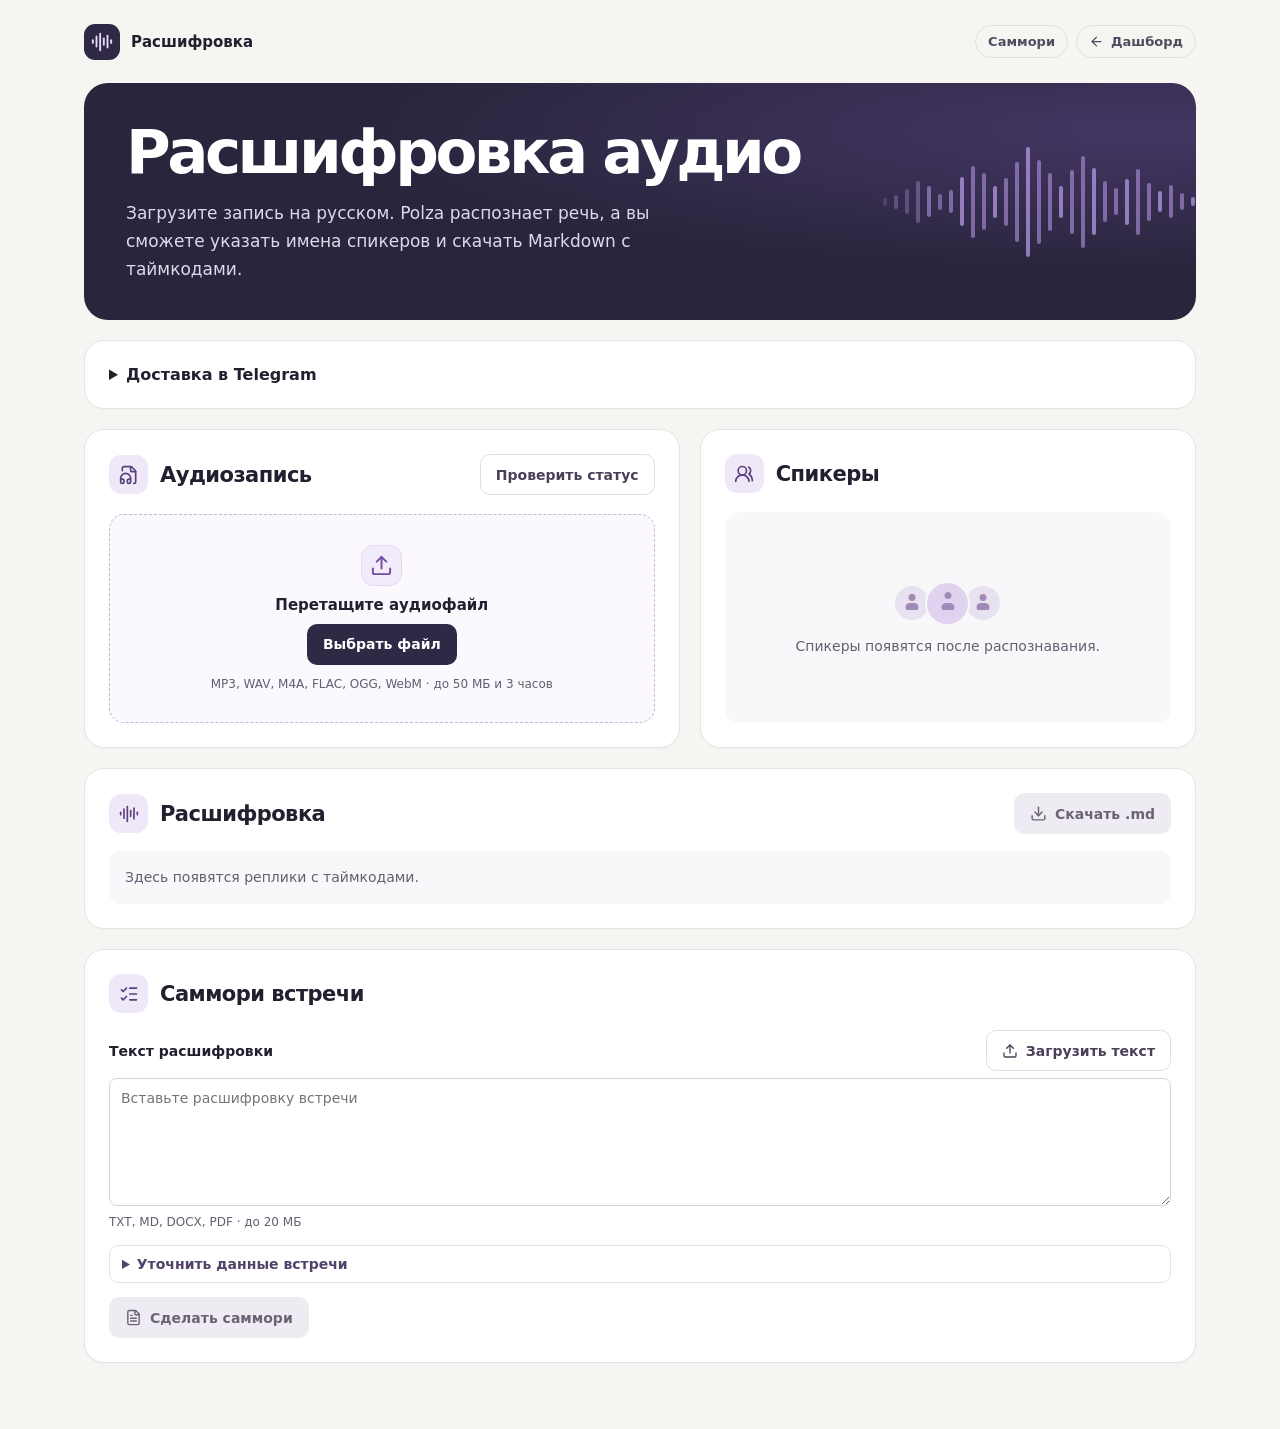
<file: transcript/index.html>
<!doctype html>
<html lang="ru">
<head>
  <meta charset="utf-8">
  <meta name="viewport" content="width=device-width, initial-scale=1">
  <meta name="robots" content="noindex, nofollow">
  <meta name="referrer" content="no-referrer">
  <meta http-equiv="Content-Security-Policy" content="default-src 'none'; script-src 'self' 'wasm-unsafe-eval'; worker-src 'self' blob:; style-src 'self' 'unsafe-inline'; connect-src 'self' https://cuhplpukqhdfutcymtmv.supabase.co https://cuhplpukqhdfutcymtmv.storage.supabase.co; media-src 'self' blob:; img-src 'self' data:; manifest-src 'self'; base-uri 'none'">
  <meta name="theme-color" content="#292640">
  <meta name="mobile-web-app-capable" content="yes">
  <meta name="apple-mobile-web-app-capable" content="yes">
  <meta name="apple-mobile-web-app-title" content="Расшифровка">
  <meta name="apple-mobile-web-app-status-bar-style" content="default">
  <title>Расшифровка аудио</title>
  <meta name="description" content="Расшифровка аудио на русском через Polza с автоматической разбивкой, именами спикеров и выгрузкой в Markdown.">
  <link rel="icon" href="./assets/mark-BoiNcyT3.svg" type="image/svg+xml">
  <link rel="apple-touch-icon" href="./icons/apple-touch-icon.png" sizes="180x180">
  <link rel="manifest" href="./manifest.webmanifest">
  <script defer src="./pwa.js"></script>
  <script type="module" crossorigin src="./assets/index-S0nc6B8X.js"></script>
  <link rel="stylesheet" crossorigin href="./assets/index-xZM6JDCZ.css">
  <link rel="stylesheet" href="./assets/background-ui.css">
  <link rel="stylesheet" href="./assets/questions-ui.css">
</head>
<body>
  <div id="root"></div>
  <noscript>Для работы расшифровки включите JavaScript.</noscript>
</body>
</html>
</file>
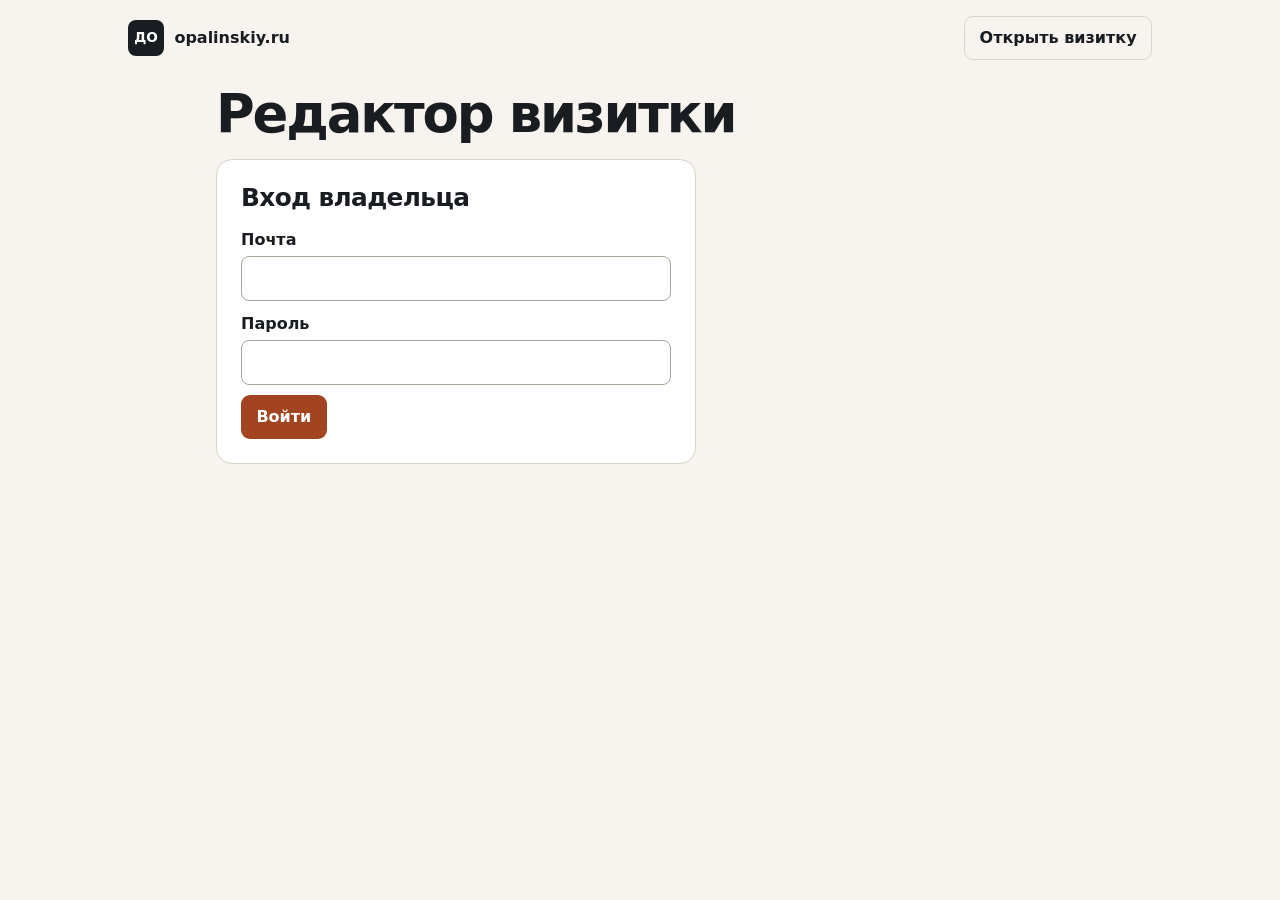
<file: card/edit/index.html>
<!doctype html>
<html lang="ru">
<head>
  <meta charset="utf-8">
  <meta name="viewport" content="width=device-width, initial-scale=1">
  <meta name="robots" content="noindex">
  <title>Редактор визитки — Денис Опалинский</title>
  <link rel="stylesheet" href="../card.css?v=3">
  <script defer src="../vendor/supabase.js"></script>
  <script type="module" src="../edit.js?v=3"></script>
</head>
<body class="editor-body">
  <header class="mast">
    <a class="brand" href="/"><span class="mark" aria-hidden="true">ДО</span> opalinskiy.ru</a>
    <div class="actions">
      <a href="../" class="button outline">Открыть визитку</a>
      <button id="sign-out" type="button" class="button quiet" hidden>Выйти</button>
    </div>
  </header>
  <main class="editor" id="editor-main">
    <h1>Редактор визитки</h1>
    <p id="editor-status" class="notice" role="status">Проверяем вход…</p>
    <form id="sign-in" class="panel sign-in" hidden>
      <h2>Вход владельца</h2>
      <label>Почта <input type="email" name="email" autocomplete="username" required></label>
      <label>Пароль <input type="password" name="password" autocomplete="current-password" required></label>
      <button type="submit" class="button primary">Войти</button>
    </form>
    <form id="editor-form" hidden>
      <div class="panel">
        <h2>Профиль</h2>
        <div class="form-grid">
          <label>Имя <input name="firstName" maxlength="100" required></label>
          <label>Фамилия <input name="lastName" maxlength="100"></label>
        </div>
        <label>Заголовок <input name="headline" maxlength="200"></label>
        <label>Должность <input name="role" maxlength="200"></label>
        <label>О себе <textarea name="about" rows="4" maxlength="4000"></textarea></label>
        <div class="form-grid">
          <div id="photo-image" class="image-control"></div>
          <div id="cover-image" class="image-control"></div>
        </div>
      </div>
      <div class="panel">
        <h2>Контакты и ссылки</h2>
        <div id="fields" class="field-stack"></div>
        <details class="catalog" id="field-catalog">
          <summary>Добавить поле</summary>
          <label>Поиск по типам <input type="search" id="field-search" placeholder="Например, Telegram"></label>
          <div class="type-list" id="type-list"></div>
        </details>
      </div>
      <div class="panel">
        <h2>О компании</h2>
        <label>Название <input name="company" maxlength="200"></label>
        <label>Описание <textarea name="companyAbout" rows="3" maxlength="2000"></textarea></label>
      </div>
      <div class="panel">
        <h2>Оформление и ссылка</h2>
        <label>Цвет кнопок <input type="color" name="accent"></label>
        <div class="swatches" id="swatches" aria-label="Готовые цвета"></div>
        <label>Подпись для дополнительной ссылки <input name="slug" maxlength="40" pattern="[a-z0-9\-]*" placeholder="denis"></label>
        <div id="alias"></div>
        <details>
          <summary>QR и запись NFC</summary>
          <div class="actions">
            <button id="show-qr" class="button outline" type="button">Показать QR</button>
            <a href="../qr.png" class="button outline" download="denis-opalinskiy-qr.png">Скачать QR</a>
          </div>
          <p>В NFC Tools выберите «Запись» → «Добавить запись» → «URL/URI». Вставьте <a href="../">https://www.opalinskiy.ru/card/</a>, нажмите «Записать» и поднесите телефон к метке.</p>
          <p>Откройте ссылку, приложив метку к другому телефону. Подойдёт перезаписываемая NFC-метка NTAG213. <a href="https://www.wakdev.com/en/knowledge-base/how-to-guides/how-to-write-a-link-url-on-an-nfc-chip.html">Инструкция NFC Tools</a></p>
        </details>
      </div>
      <div class="panel">
        <h2>Форма обратного контакта</h2>
        <label class="check"><input type="checkbox" name="inquiryEnabled"> Показывать форму на визитке</label>
        <label>Текст согласия <textarea name="consentText" rows="3" maxlength="1000"></textarea></label>
        <label>Ссылка на условия обработки данных <input type="url" name="consentUrl" maxlength="2048" placeholder="https://"></label>
        <details id="inquiry-panel">
          <summary>Входящие заявки</summary>
          <div id="inquiries"></div>
        </details>
      </div>
      <div class="panel">
        <h2>Публикация</h2>
        <p id="publication-state"></p>
        <button id="toggle-publication" class="button outline" type="button"></button>
      </div>
      <div class="editor-save">
        <button id="save-card" type="submit" class="button primary">Сохранить визитку</button>
        <p id="save-status" role="status" class="hint"></p>
      </div>
    </form>
  </main>
  <dialog id="editor-qr" aria-labelledby="editor-qr-heading">
    <form method="dialog"><button class="close" aria-label="Закрыть">×</button></form>
    <h2 id="editor-qr-heading">QR-код визитки</h2>
    <img class="qr" src="../qr.png" alt="QR-код визитки Дениса Опалинского" width="320" height="320">
    <a href="../qr.png" class="button outline" download="denis-opalinskiy-qr.png">Скачать QR</a>
  </dialog>
</body>
</html>
</file>
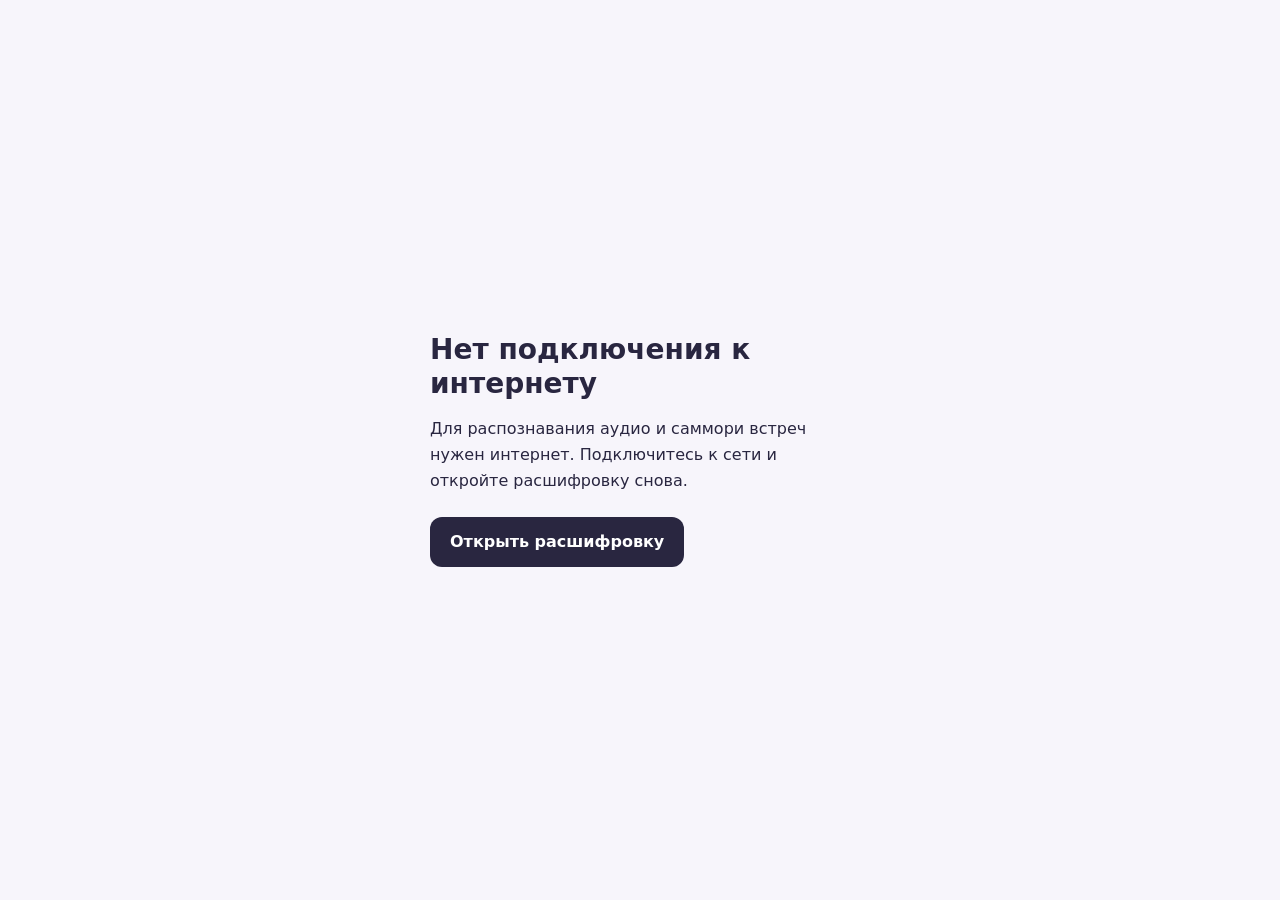
<file: transcript/offline.html>
<!doctype html>
<html lang="ru">
<head>
  <meta charset="utf-8">
  <meta name="viewport" content="width=device-width, initial-scale=1">
  <meta name="robots" content="noindex, nofollow">
  <meta name="theme-color" content="#292640">
  <meta http-equiv="Content-Security-Policy" content="default-src 'none'; style-src 'unsafe-inline'; manifest-src 'self'; img-src 'self'; base-uri 'none'">
  <title>Расшифровка — нет интернета</title>
  <link rel="manifest" href="./manifest.webmanifest">
  <style>
    * { box-sizing: border-box; }
    body {
      margin: 0;
      min-height: 100vh;
      min-height: 100svh;
      display: grid;
      place-items: center;
      padding: 28px;
      background: #f7f5fb;
      color: #292640;
      font-family: system-ui, sans-serif;
      line-height: 1.6;
    }
    main { max-width: 420px; }
    h1 { margin: 0 0 16px; font-size: 28px; line-height: 1.2; }
    p { margin: 0 0 24px; }
    a {
      display: inline-block;
      padding: 12px 20px;
      border-radius: 12px;
      background: #292640;
      color: #fff;
      font-weight: 600;
      text-decoration: none;
    }
    a:focus-visible { outline: 3px solid #906ad6; outline-offset: 4px; }
  </style>
</head>
<body>
  <main>
    <h1>Нет подключения к интернету</h1>
    <p>Для распознавания аудио и саммори встреч нужен интернет. Подключитесь к сети и откройте расшифровку снова.</p>
    <a href="/transcript/">Открыть расшифровку</a>
  </main>
</body>
</html>
</file>
<file: card/card.css>
:root {
  color-scheme: light;
  --ink: #191c20;
  --secondary: #4d535b;
  --paper: #f7f4f0;
  --white: #fff;
  --stroke: #dbd4ca;
  --accent: #a2441f;
  --button-ink: #fff;
  --radius: 16px;
}
* { box-sizing: border-box; }
[hidden] { display: none !important; }
body {
  margin: 0;
  color: var(--ink);
  background: var(--paper);
  font: 1rem/1.6 Inter, system-ui, sans-serif;
}
h1, h2, h3, p, figure { margin: 0; }
h1, h2, h3 { line-height: 1.14; }
h1 { font-size: clamp(2rem, 7vw, 3.3rem); font-weight: 800; letter-spacing: -.04em; text-wrap: balance; }
h2 { font-size: clamp(1.25rem, 4vw, 1.55rem); letter-spacing: -.025em; }
h3 { font-size: 1.1rem; }
a { color: inherit; text-underline-offset: .2em; }
img { display: block; max-width: 100%; }
button, input, select, textarea { font: inherit; }
button, summary { cursor: pointer; }
button:disabled { cursor: wait; opacity: .66; }
:focus-visible { outline: 3px solid #27669a; outline-offset: 3px; }
::selection { color: var(--ink); background: #ead4c3; }
.mast, .footer {
  width: min(100% - 2rem, 64rem);
  margin-inline: auto;
  display: flex;
  align-items: center;
  justify-content: space-between;
  gap: .75rem;
}
.mast { padding-block: 1rem; }
.footer { padding-block: 1.2rem 2rem; color: var(--secondary); justify-content: center; font-size: .9rem; }
.brand { display: inline-flex; gap: .65rem; align-items: center; font-weight: 700; text-decoration: none; white-space: nowrap; }
.mark { display: grid; place-content: center; width: 36px; height: 36px; background: var(--ink); color: #fff; border-radius: 8px; font-size: .85rem; font-weight: 800; }
.card-stack { display: grid; width: min(100% - 2rem, 38rem); margin-inline: auto; gap: 1rem; }
.hero, .panel { background: var(--white); border: 1px solid var(--stroke); border-radius: var(--radius); }
.hero { overflow: hidden; }
.cover { height: clamp(110px, 26vw, 176px); background: var(--paper); }
.cover img { width: 100%; height: 100%; object-fit: cover; }
.hero-content { padding: clamp(1.2rem, 4.8vw, 2rem); position: relative; }
.portrait {
  --portrait-size: clamp(95px, 26vw, 140px);
  width: var(--portrait-size);
  height: var(--portrait-size);
  object-fit: cover;
  object-position: center 33%;
  border-radius: 50%;
  margin-bottom: .9rem;
  background: var(--paper);
}
.hero.has-cover .portrait { margin-top: -3.6rem; border: 4px solid var(--white); }
.headline { margin-top: .75rem; font-size: clamp(1.12rem, 4.2vw, 1.35rem); font-weight: 700; line-height: 1.35; }
.role, .about { margin-top: .7rem; color: var(--secondary); white-space: pre-wrap; overflow-wrap: anywhere; }
.hero .actions { margin-top: 1.35rem; }
.actions { display: flex; flex-wrap: wrap; gap: .55rem; align-items: center; }
.button {
  display: inline-flex;
  min-height: 44px;
  padding: .57rem .9rem;
  align-items: center;
  justify-content: center;
  gap: .42rem;
  border-radius: 9px;
  border: 1px solid transparent;
  text-align: center;
  line-height: 1.25;
  text-decoration: none;
  font-weight: 650;
}
.icon { width: 1.15rem; height: 1.15rem; flex: none; }
.primary { color: var(--button-ink); background: var(--accent); }
.outline { color: var(--ink); background: transparent; border-color: var(--stroke); }
.quiet { background: transparent; color: var(--secondary); }
.primary:hover { filter: saturate(.85) brightness(.9); }
.outline:hover, .quiet:hover { background: #f0ebe5; }
.panel { padding: clamp(1rem, 4vw, 1.5rem); }
.panel h2 { margin-bottom: .95rem; }
.panel > p + p { margin-top: .55rem; }
.panel p, .notice, .hint { overflow-wrap: anywhere; }
.panel p:not(.notice), .hint { color: var(--secondary); }
.notice { padding: .7rem .85rem; color: var(--secondary); }
.notice[data-tone="error"], .hint[data-tone="error"] { color: #9d301c; }
.contact-list { list-style: none; padding: 0; margin: 0; }
.contact-list li + li { border-top: 1px solid var(--stroke); }
.contact-row {
  text-decoration: none;
  min-height: 46px;
  display: grid;
  grid-template-columns: 2.25rem minmax(0, 1fr) auto;
  align-items: center;
  gap: .65rem;
  padding-block: .65rem;
}
.contact-row:hover strong { text-decoration: underline; }
.contact-badge {
  display: grid;
  place-items: center;
  width: 2.25rem;
  height: 2.25rem;
  border-radius: 9px;
  background: var(--paper);
  color: var(--ink);
}
.contact-badge[data-service="telegram"] { color: #096a91; background: #e9f5fa; }
.contact-badge[data-service="vk"] { color: #1c58a4; background: #edf3fc; }
.contact-badge[data-service="whatsapp"] { color: #166641; background: #eaf6ef; }
.contact-badge[data-service="linkedin"] { color: #0b6093; background: #eaf3fb; }
.contact-badge[data-service="youtube"] { color: #a03536; background: #f9eaea; }
.contact-badge[data-service="instagram"] { color: #8e3960; background: #f8edf3; }
.contact-badge[data-service="ok"] { color: #995025; background: #fbf0e6; }
.contact-badge[data-service="viber"], .contact-badge[data-service="max"] { color: #6451a3; background: #f2effc; }
.contact-row small { display: block; font-size: .85rem; color: var(--secondary); }
.contact-row span { overflow-wrap: anywhere; }
.contact-row strong { display: block; font-weight: 650; }
.contact-arrow { width: .65rem; height: .65rem; margin-right: .2rem; border-top: 1px solid; border-right: 1px solid; transform: rotate(45deg); }
dialog { width: min(100% - 2rem, 29rem); border: 1px solid var(--stroke); border-radius: var(--radius); color: var(--ink); padding: 1.25rem; text-align: center; }
dialog::backdrop { background: #191c208e; }
dialog h2 { padding-inline: 2rem; }
dialog .actions { justify-content: center; }
.close { position: absolute; top: .45rem; right: .45rem; display: grid; place-items: center; background: transparent; border: 0; color: var(--ink); font-size: 1.65rem; width: 44px; height: 44px; border-radius: 8px; }
.close:hover { background: var(--paper); }
.qr { width: min(100%, 320px); height: auto; margin: .5rem auto 0; }
.share-url { margin: 0 0 .85rem; overflow-wrap: anywhere; }
#share-status { margin-top: .5rem; }
form label { min-width: 0; display: block; font-weight: 600; margin-block: .65rem; }
input:not([type="checkbox"]), select, textarea {
  display: block;
  width: 100%;
  border: 1px solid #aaa49b;
  border-radius: 8px;
  padding: .53rem .7rem;
  min-height: 44px;
  color: var(--ink);
  background: #fff;
  margin-top: .22rem;
  font-weight: 400;
}
input[type="color"] { max-width: 87px; padding: .25rem; }
textarea { resize: vertical; }
input[type="checkbox"] { width: 1.2rem; height: 1.2rem; flex: none; accent-color: var(--accent); }
.check { display: flex; align-items: start; gap: .5rem; font-weight: 500; }
.check input[type="checkbox"] { margin: .22rem 0 0; }
details { border-top: 1px solid var(--stroke); padding-top: .7rem; margin-top: .85rem; }
details > summary { font-weight: 650; padding: .35rem 0; }
details p + p { margin-top: .6rem; }
.form-grid { display: grid; grid-template-columns: minmax(0, 1fr) minmax(0, 1fr); gap: .8rem; }
.editor { width: min(100% - 2rem, 53rem); margin: .5rem auto 2rem; }
.editor h1 { margin-bottom: .9rem; }
.editor form > .panel + .panel { margin-top: 1rem; }
.sign-in { max-width: 30rem; }
.field-stack { display: grid; gap: .65rem; }
.field-row { min-width: 0; border-top: 1px solid var(--stroke); padding-top: .7rem; }
.field-row:first-child { border-top: 0; padding-top: 0; }
.field-row .actions { margin-top: .3rem; }
.field-row .check { margin: 0; }
.field-row input[type="file"], .image-control input[type="file"] { font-size: .9rem; }
.image-control img { width: 7rem; height: 5.25rem; object-fit: cover; border-radius: 8px; margin: .5rem 0; }
.swatches { display: flex; flex-wrap: wrap; gap: .5rem; }
.swatch { width: 44px; height: 44px; border: 1px solid var(--stroke); border-radius: 50%; }
.type-list { display: flex; flex-wrap: wrap; gap: .5rem; }
.alias-row { display: flex; flex-wrap: wrap; align-items: center; gap: .65rem; overflow-wrap: anywhere; }
.editor-save { position: sticky; bottom: 0; background: var(--paper); border-top: 1px solid var(--stroke); margin-top: 1rem; padding: .75rem 0; display: flex; align-items: center; gap: 1rem; }
.inquiry-record { border-top: 1px solid var(--stroke); padding: .7rem 0; }
.inquiry-record p { white-space: pre-wrap; }
.honeypot { position: absolute; width: 1px; height: 1px; overflow: hidden; clip-path: inset(50%); }
@media (max-width: 520px) {
  .form-grid { grid-template-columns: minmax(0, 1fr); gap: 0; }
  .mast .actions { gap: .2rem; }
  .mast .actions .button { font-size: .9rem; padding-inline: .45rem; }
}
@media print {
  body { background: white; }
  .mast, .footer { display: none; }
  .hero, .panel { break-inside: avoid; }
}
</file>
<file: transcript/assets/index-xZM6JDCZ.css>
:root{--lightningcss-light:initial;--lightningcss-dark: ;color-scheme:light;--background:#f6f5f1;--surface:#fff;--ink:#21202e;--muted:#625f70;--line:#e5e2e8;--brand:#2f2946;--brand-hover:#44375f;--accent:#704da1;--accent-light:#eee8f8;background:var(--background);color:var(--ink);font-family:Inter,Geist,system-ui,-apple-system,Segoe UI,sans-serif}*{box-sizing:border-box}body{-webkit-font-smoothing:antialiased;min-width:280px;margin:0}a{color:inherit}button,input{font:inherit}button{cursor:pointer}button:disabled{cursor:default}button:focus-visible,a:focus-visible,input:focus-visible{outline-offset:3px;outline:3px solid #8966bd}h1,h2,p{margin:0}.shell{max-width:1180px;margin:0 auto;padding:0 34px 66px}.topbar{justify-content:space-between;align-items:center;gap:14px;height:83px;display:flex}.brand{align-items:center;gap:11px;font-size:15px;font-weight:700;display:flex}.brand-mark{color:#e9dbff;background:var(--brand);border-radius:11px;place-items:center;width:36px;height:36px;display:grid}.dashboard-link{color:#514b60;white-space:nowrap;border:1px solid #e1dee5;border-radius:999px;align-items:center;gap:7px;padding:8px 12px;font-size:13px;font-weight:600;text-decoration:none;display:inline-flex}.dashboard-link:hover{background:#fff;border-color:#bcb2cd}.workspace{gap:20px;display:grid}.hero{isolation:isolate;color:#fff;background:radial-gradient(at 95% 20%,#443664 0,#0000 53%),#29253c;border-radius:24px;align-items:center;min-height:222px;padding:37px 42px;display:flex;position:relative;overflow:hidden}.hero-copy{max-width:700px}.hero h1{letter-spacing:-.057em;font-size:clamp(36px,5vw,61px);font-weight:670;line-height:1.04}.hero p{color:#e0d9ed;max-width:555px;margin-top:17px;font-size:clamp(15px,1.8vw,17px);line-height:1.62}.wave{z-index:-1;opacity:.65;justify-content:center;align-items:center;gap:clamp(3px,.57vw,7px);width:min(380px,36%);display:flex;position:absolute;inset:0 -3% 0 auto;-webkit-mask-image:linear-gradient(90deg,#0000,#000 27% 90%,#0000);mask-image:linear-gradient(90deg,#0000,#000 27% 90%,#0000)}.wave i{background:#a98bd4;border-radius:6px;flex:0 0 4px;width:4px}.wave i:nth-child(3n+2){background:#c7a9fa}.panels{grid-template-columns:minmax(0,1.2fr) minmax(0,1fr);gap:20px;display:grid}.panel{border:1px solid var(--line);background:var(--surface);border-radius:20px;min-width:0;padding:24px;box-shadow:0 1px 2px #27223806}.panel-heading{align-items:center;gap:12px;display:flex}.recording-heading{flex-wrap:wrap}.status-button{margin-inline-start:auto}.status-note{margin-top:12px}.panel-icon{color:#5a407c;background:var(--accent-light);border-radius:12px;flex:0 0 39px;place-items:center;width:39px;height:39px;display:grid}.panel h2{letter-spacing:-.025em;font-size:21px;font-weight:680}.drop-zone{text-align:center;background:#fbf9fe;border:1px dashed #c5b6da;border-radius:15px;align-content:center;place-items:center;gap:10px;min-height:209px;margin-top:19px;padding:19px 13px;transition:background .15s,border-color .15s;display:grid}.drop-zone.dragging{border-color:var(--accent);background:#efe7fb}.upload-icon{width:41px;height:41px;color:var(--accent);background:#f2ebfb;border:1px solid #e5dbf1;border-radius:12px;place-items:center;display:grid}.drop-title{font-size:15px;font-weight:650}.file-types{color:var(--muted);font-size:12px;line-height:1.5}.button{border:1px solid #0000;border-radius:10px;justify-content:center;align-items:center;gap:8px;min-height:41px;padding:9px 15px;font-size:14px;font-weight:650;transition:background .15s,color .15s;display:inline-flex}.primary{background:var(--brand);color:#fff}.primary:hover:not(:disabled){background:var(--brand-hover)}.primary:disabled{color:#696374;background:#eeebf2}.secondary{color:#4a405a;background:#fff;border-color:#e3dce9}.secondary:hover{background:#f8f5fc}.secondary:disabled{color:var(--muted);background:#f8f6fa}.muted{color:var(--muted);font-size:14px;line-height:1.5}.speakers-panel{flex-direction:column;display:flex}.speakers-empty{color:var(--muted);text-align:center;background:#f8f7fa;border-radius:15px;flex:1 0 209px;align-content:center;justify-items:center;gap:13px;margin-top:19px;padding:15px;font-size:14px;display:grid}.speaker-placeholder{align-items:center;height:43px;display:flex}.speaker-placeholder i{background:#e8e2f0;border:2px solid #f8f7fa;border-radius:50%;width:38px;height:38px;margin:0 -3px;position:relative}.speaker-placeholder i:nth-child(2){z-index:1;background:#e0d3f0;width:45px;height:45px}.speaker-placeholder i:before,.speaker-placeholder i:after{content:"";background:#a18ab8;position:absolute;left:50%;transform:translate(-50%)}.speaker-placeholder i:before{border-radius:50%;width:7px;height:7px;top:24%}.speaker-placeholder i:after{border-radius:7px 7px 4px 4px;width:13px;height:7px;top:50%}.speaker-hint{margin:14px 0 10px}.speaker-list{gap:9px;max-height:360px;display:grid;overflow:auto}.speaker-entry{background:#f9f7fc;border:1px solid #eae5ef;border-radius:11px;padding:11px 12px}.speaker-edit{gap:5px;display:grid}.speaker-edit label{color:#524b62;font-size:12px;font-weight:650}.name-row{align-items:stretch;gap:6px;display:flex}.name-row input{width:100%;min-width:0;height:38px;color:var(--ink);background:#fff;border:1px solid #d9d0e3;border-radius:8px;padding:0 10px;font-size:14px}.name-row input::placeholder{color:#6e6479}.sample{white-space:nowrap;text-overflow:ellipsis;color:var(--muted);font-size:12px;overflow:hidden}.sample time{font-variant-numeric:tabular-nums;color:#624880;margin-right:4px}.play-button{color:#5a407c;background:#fff;border:1px solid #d9d0e3;border-radius:8px;flex:0 0 39px;place-items:center;width:39px;display:grid}.play-button:hover{background:#eee7f8}.recording{gap:13px;margin-top:19px;display:grid}.file-row{color:#574276;background:#f8f6fb;border-radius:10px;align-items:center;gap:12px;padding:13px 12px;display:flex}.file-row svg{flex:none}.file-row div{gap:3px;min-width:0;display:grid}.file-row strong{color:var(--ink);overflow-wrap:anywhere;font-size:14px}.file-row span{color:var(--muted);font-size:12px}.recording audio{width:100%;height:40px}.recording-actions{flex-wrap:wrap;gap:7px;display:flex}.activity{gap:7px;display:grid}.activity>div{justify-content:space-between;gap:7px;font-size:14px;display:flex}.activity progress{width:100%;height:9px;accent-color:var(--accent)}.processing{background:#f7f3fc;border-radius:10px;align-items:center;gap:12px;padding:11px 13px;display:flex}.processing strong{font-size:14px}.processing p{color:var(--muted);margin-top:4px;font-size:12px}.spinner{border:2px solid #dacbe9;border-top-color:#76559d;border-radius:50%;flex:none;width:19px;height:19px;animation:.85s linear infinite turn}@keyframes turn{to{transform:rotate(360deg)}}.error{color:#852d48;background:#fdf0f3;border-radius:9px;margin-top:12px;padding:10px 12px;font-size:14px;line-height:1.45}.result-heading{justify-content:space-between;align-items:center;gap:14px;display:flex}.result-meta{color:var(--muted);flex-wrap:wrap;gap:10px;margin-top:4px;font-size:12px;display:flex}.result-meta span{align-items:center;gap:4px;display:inline-flex}.result-empty{background:#f8f7fa;border-radius:11px;margin-top:17px;padding:16px}.transcript{margin:18px 0 0;padding:0;list-style:none}.transcript li{border-top:1px solid #eeebf1;grid-template-columns:minmax(150px,.28fr) minmax(0,1fr);gap:13px;padding:13px 0;display:grid}.segment-meta{color:#514268;flex-wrap:wrap;align-items:baseline;gap:7px;font-size:13px;display:flex}.segment-meta strong{overflow-wrap:anywhere}.segment-meta time,.time-button{font-variant-numeric:tabular-nums;color:#534075;background:#eee8f6;border:0;border-radius:6px;padding:3px 6px;font-size:12px}.time-button:hover{background:#e4d8f1}.transcript p{overflow-wrap:anywhere;font-size:15px;line-height:1.58}.visually-hidden{clip:rect(0, 0, 0, 0);white-space:nowrap;border:0;width:1px;height:1px;margin:-1px;padding:0;position:absolute;overflow:hidden}@media (width<=960px){.wave{opacity:.3}}@media (width<=690px){.shell{padding:0 15px 40px}.topbar{height:65px}.workspace,.panels{gap:13px}.hero{border-radius:18px;min-height:0;padding:27px 20px 29px}.hero h1{font-size:clamp(31px,7.9vw,48px)}.hero p{margin-top:12px}.panels{grid-template-columns:1fr}.panel{border-radius:16px;padding:16px}.drop-zone{min-height:193px}.speakers-empty{flex-basis:118px}.transcript li{grid-template-columns:1fr;gap:5px}}@media (width<=355px){.result-heading{flex-wrap:wrap}.status-button{margin-inline-start:0}}@media (prefers-reduced-motion:reduce){.spinner{animation:none}*,:before,:after{transition:none!important}}.topbar-links,.result-actions,.summary-actions{flex-wrap:wrap;align-items:center;gap:8px;display:flex}.result-actions .button{text-decoration:none}.summary-panel{scroll-margin-top:16px}.summary-form,.summary-result{gap:14px;margin-top:17px;display:grid}.summary-source{border:0;flex-wrap:wrap;gap:10px 18px;min-width:0;margin:0;padding:0;display:flex}.summary-source legend{margin-bottom:7px;padding:0;font-size:14px;font-weight:650}.summary-source label,.summary-checkbox{align-items:center;gap:7px;font-size:14px;display:flex}.summary-source input,.summary-checkbox input{accent-color:var(--accent);margin:0}.summary-text-field{gap:7px;min-width:0;display:grid}.summary-field-heading{flex-wrap:wrap;justify-content:space-between;align-items:center;gap:8px;display:flex}.summary-field-heading label{font-size:14px;font-weight:650}.summary-form textarea,.summary-fields input{width:100%;min-width:0;font:inherit;color:var(--ink);background:#fff;border:1px solid #d9d0e3;border-radius:8px;padding:9px 11px;font-size:14px}.summary-form textarea{resize:vertical;min-height:106px;line-height:1.55}.summary-form textarea:focus-visible,.summary-details summary:focus-visible{outline-offset:3px;outline:3px solid #8966bd}.summary-details{border:1px solid var(--line);border-radius:10px;padding:10px 12px}.summary-details summary{color:#514268;cursor:pointer;font-size:14px;font-weight:650}.summary-fields{grid-template-columns:minmax(0,1fr) minmax(128px,.45fr);gap:9px 13px;margin:11px 0;display:grid}.summary-fields label{gap:5px;font-size:13px;font-weight:600;display:grid}.summary-attendees{grid-column:1/-1}.summary-progress{margin-top:14px}.summary-output{border:1px solid var(--line);color:var(--ink);white-space:pre-wrap;overflow-wrap:anywhere;background:#fbfafc;border-radius:12px;padding:17px 18px;font-size:15px;line-height:1.55}.summary-notes{color:#514268;background:#f9f5fc;border:1px solid #e9dfef;border-radius:10px;padding:13px 15px;font-size:14px}.summary-notes h3{margin:0;font-size:15px}.summary-notes ul{margin:7px 0 0;padding-left:20px}.summary-notes li+li{margin-top:7px}.summary-notes p{margin-top:2px;line-height:1.5}@media (width<=530px){.topbar-links{justify-content:flex-end}.result-heading{flex-direction:column;align-items:flex-start}.summary-fields{grid-template-columns:1fr}}
</file>
<file: transcript/assets/background-ui.css>
transcript-telegram {
  display: block;
}

.transcript-telegram summary {
  cursor: pointer;
  font-weight: 650;
}

.transcript-telegram [role="status"] {
  margin: 12px 0;
}

.telegram-connect:not([hidden]) {
  display: flex;
  flex-wrap: wrap;
  gap: 10px;
  align-items: center;
}

.telegram-connect p {
  flex-basis: 100%;
  margin: 0;
}

.telegram-connect input {
  min-width: min(220px, 100%);
}

.transcript-telegram [hidden] {
  display: none;
}

.telegram-delivery {
  margin: 0 0 12px;
}
</file>
<file: transcript/assets/questions-ui.css>
transcript-questions {
  display: block;
  margin-top: 14px;
}

.transcript-question-panel {
  border-top: 1px solid #dfdae9;
  padding-top: 12px;
}

.transcript-question-panel > summary {
  cursor: pointer;
  color: #65439d;
  font-weight: 650;
}

.transcript-question-form {
  display: grid;
  gap: 8px;
  margin-top: 12px;
}

.transcript-question-form[hidden] {
  display: none;
}

.transcript-question-form textarea {
  width: 100%;
}

.transcript-question-form button, .transcript-question-proposal button {
  justify-self: start;
}

.transcript-question-message {
  margin-top: 14px;
  overflow-wrap: anywhere;
}

.transcript-question-message p {
  margin: 4px 0;
  white-space: pre-wrap;
}

.transcript-question-message blockquote {
  margin: 8px 0;
  border-left: 2px solid #ae97d0;
  padding-left: 10px;
}

.transcript-question-message cite {
  display: block;
  color: #625976;
  font-size: 0.88rem;
  font-style: normal;
}

.transcript-question-proposal {
  display: grid;
  gap: 6px;
  margin-top: 10px;
}

.transcript-question-proposal ins {
  text-decoration: none;
}
</file>
